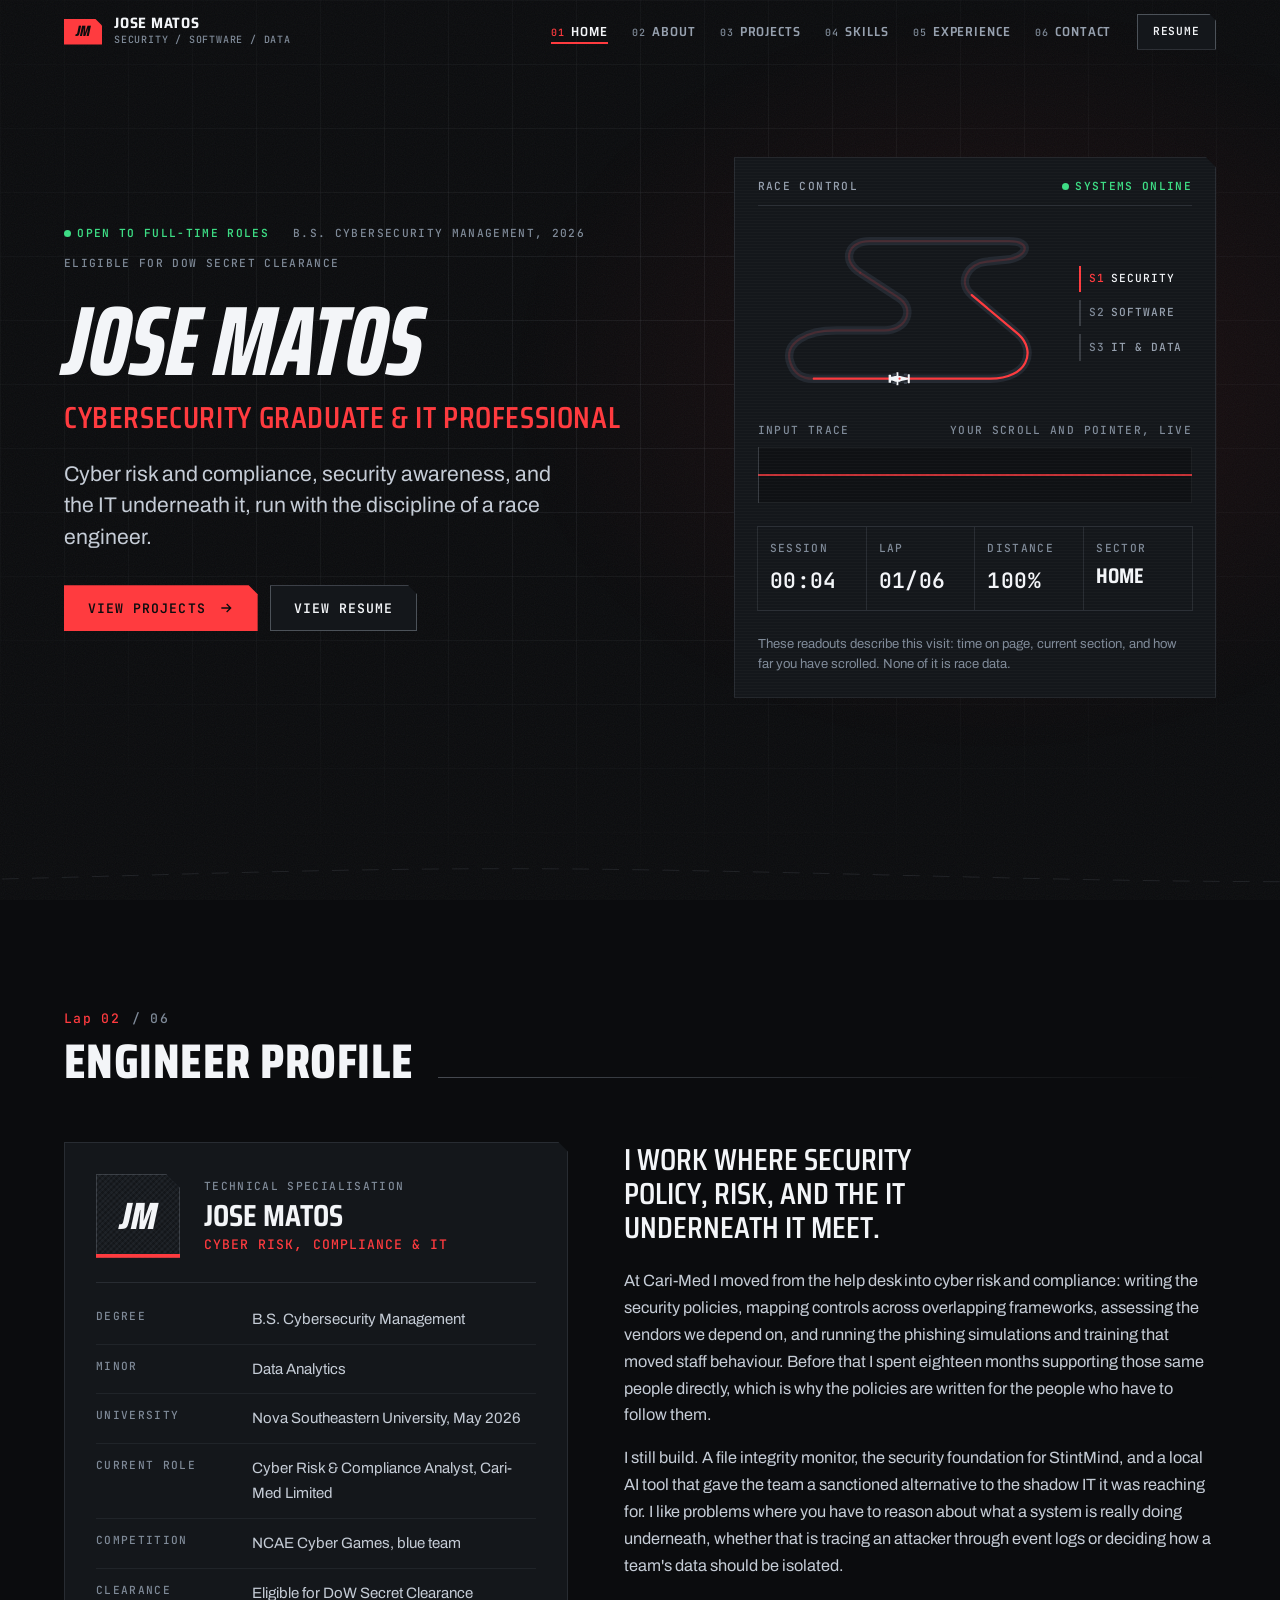
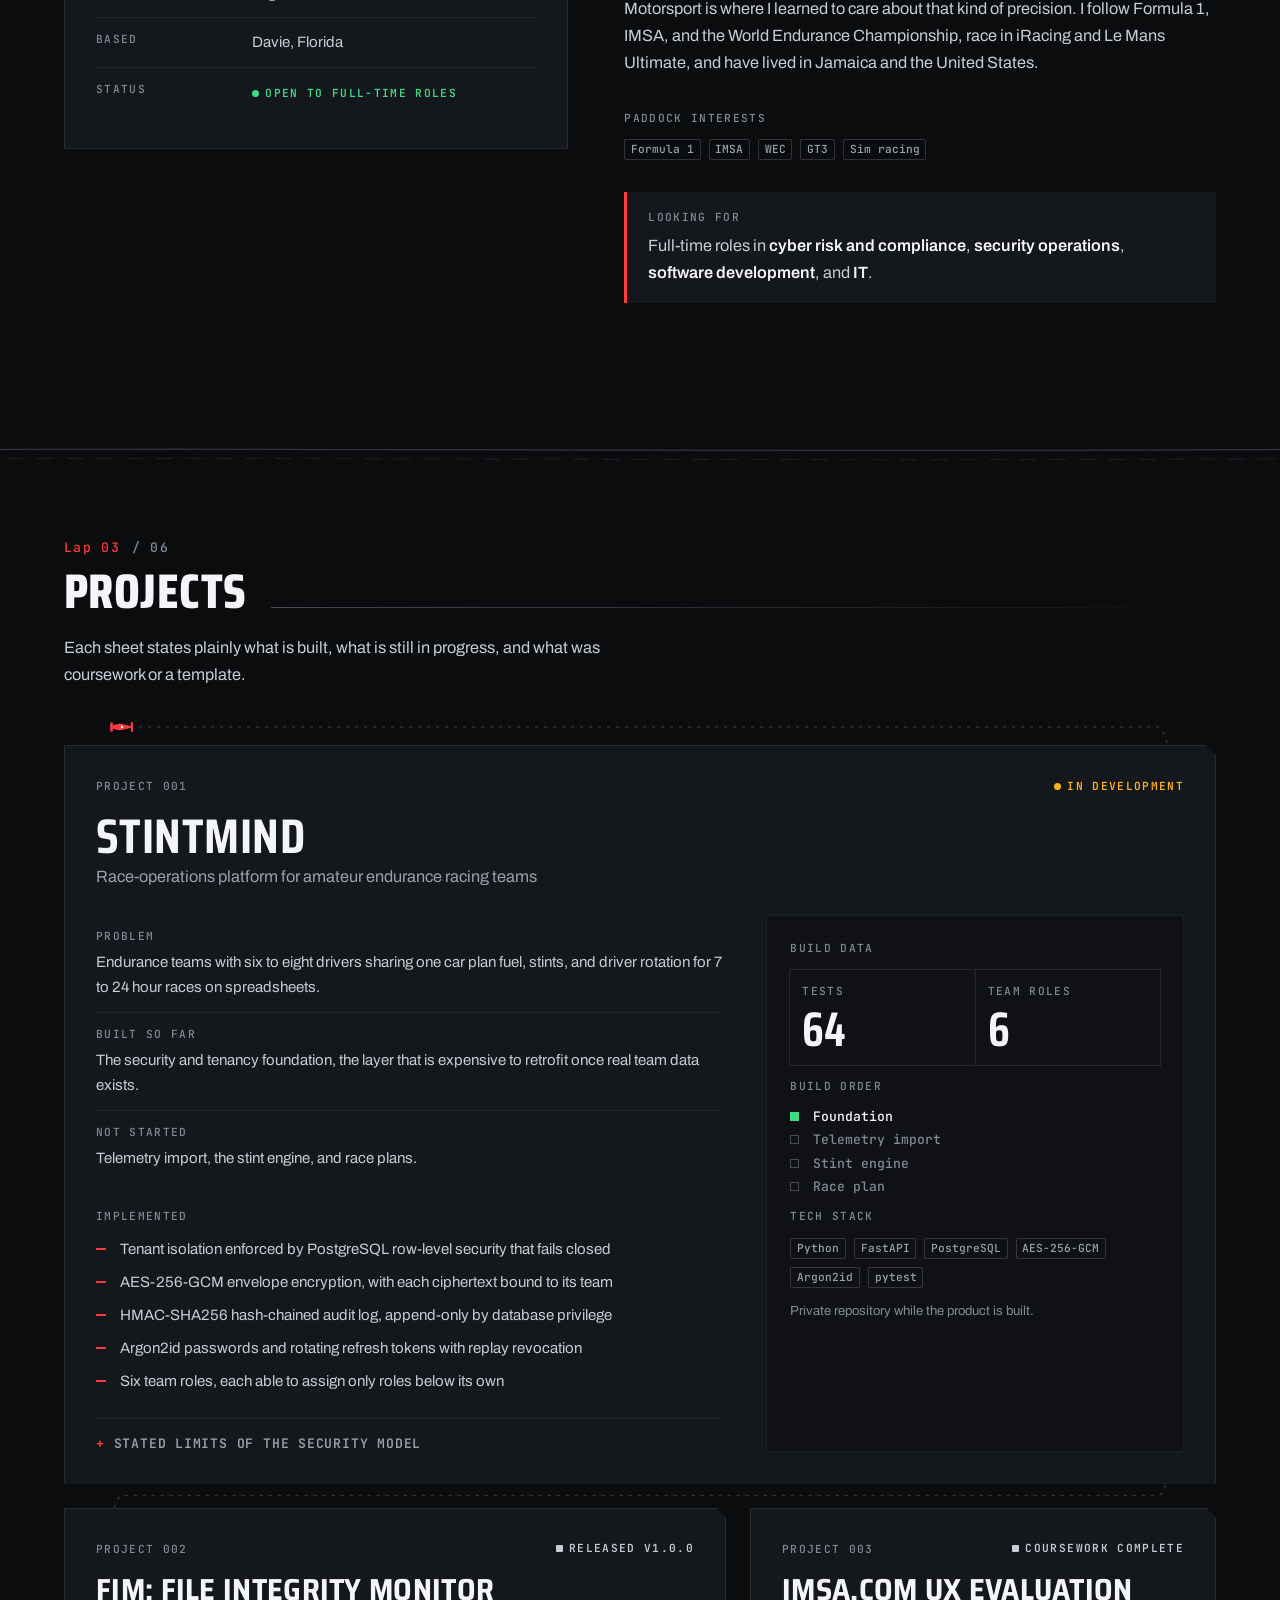
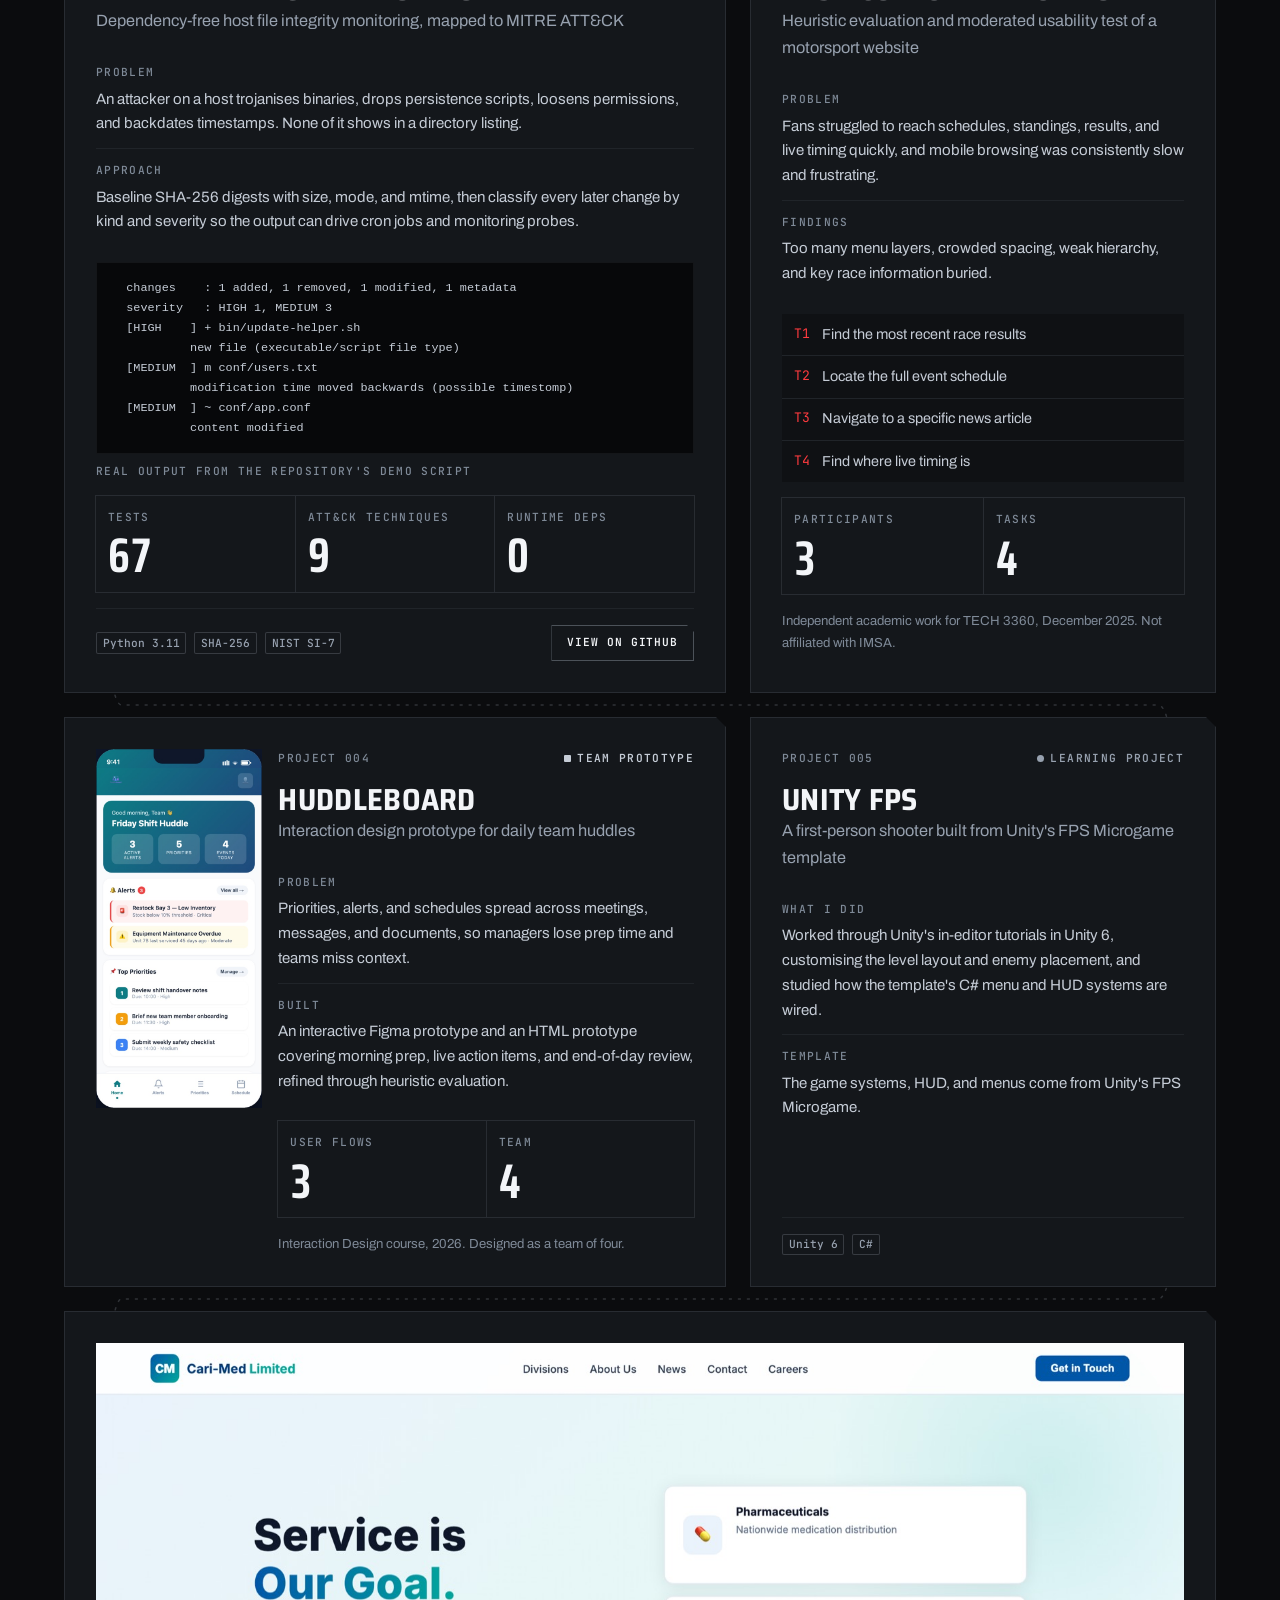
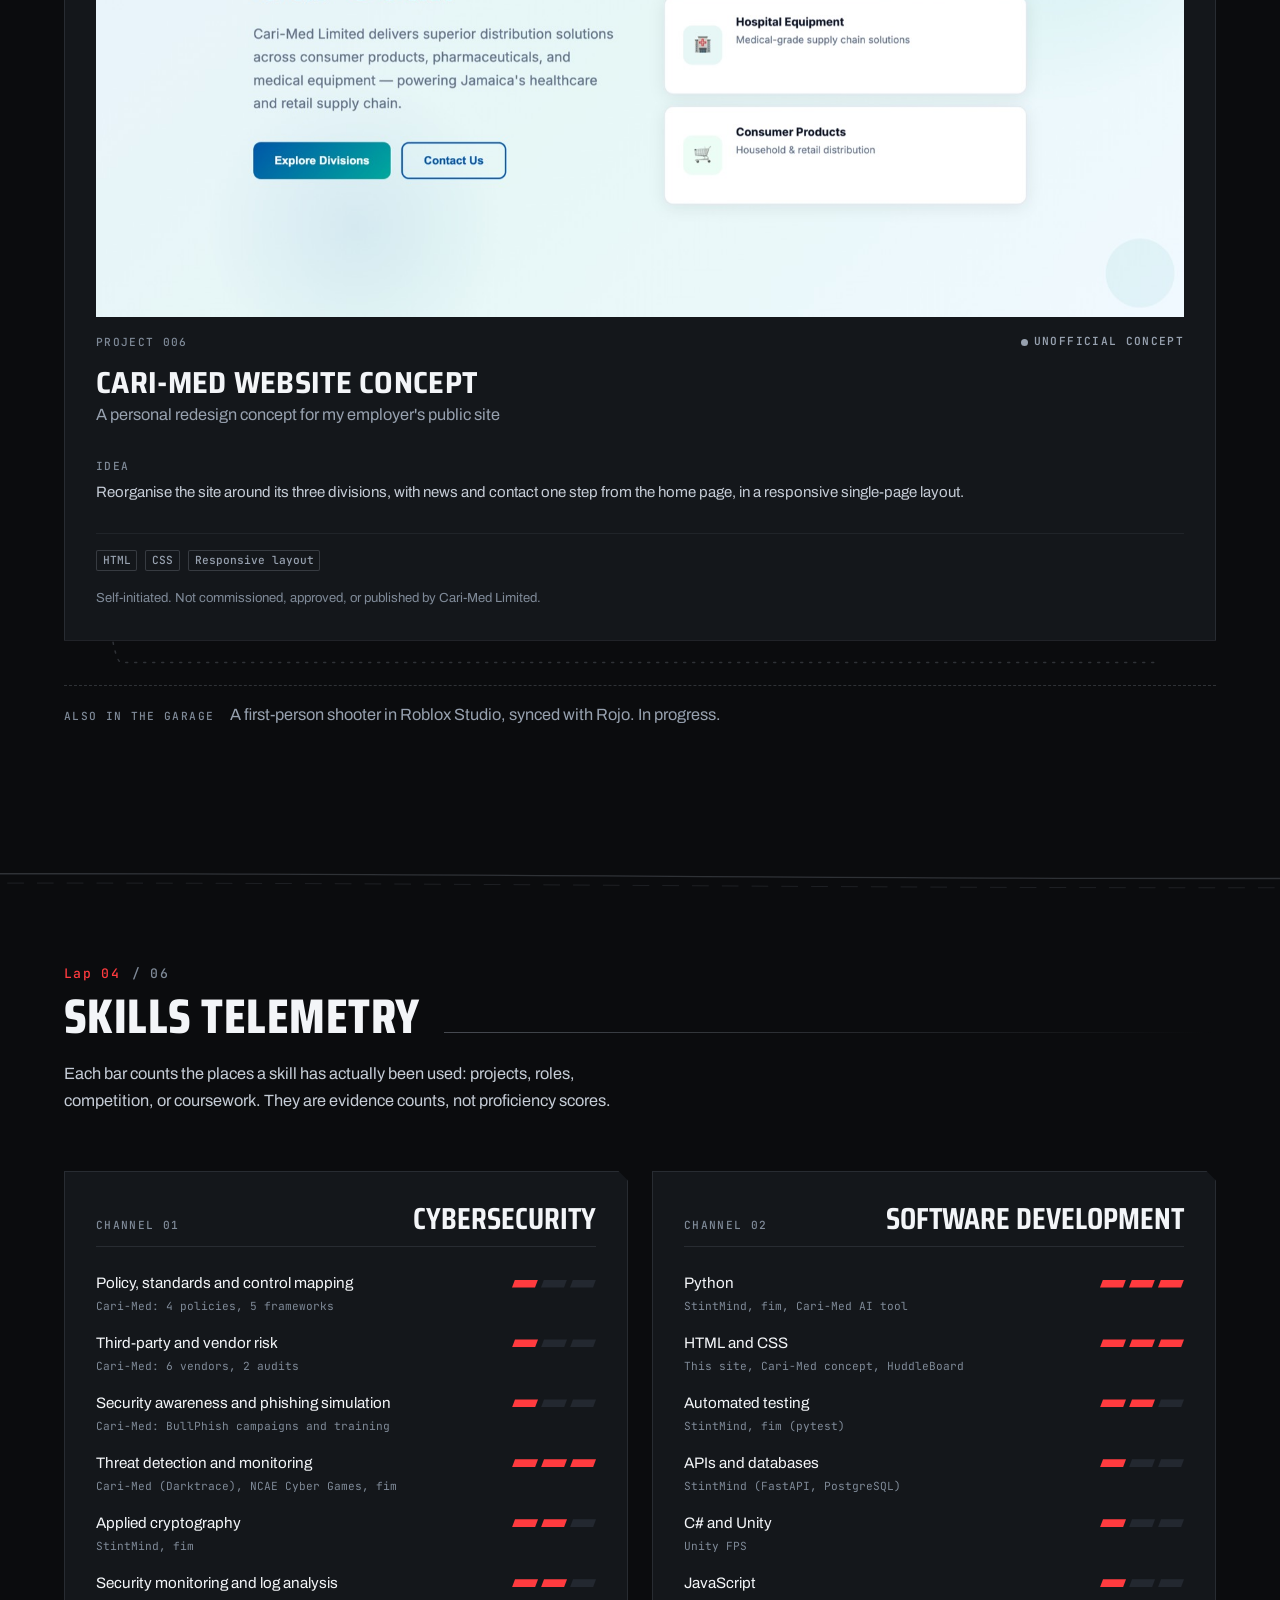
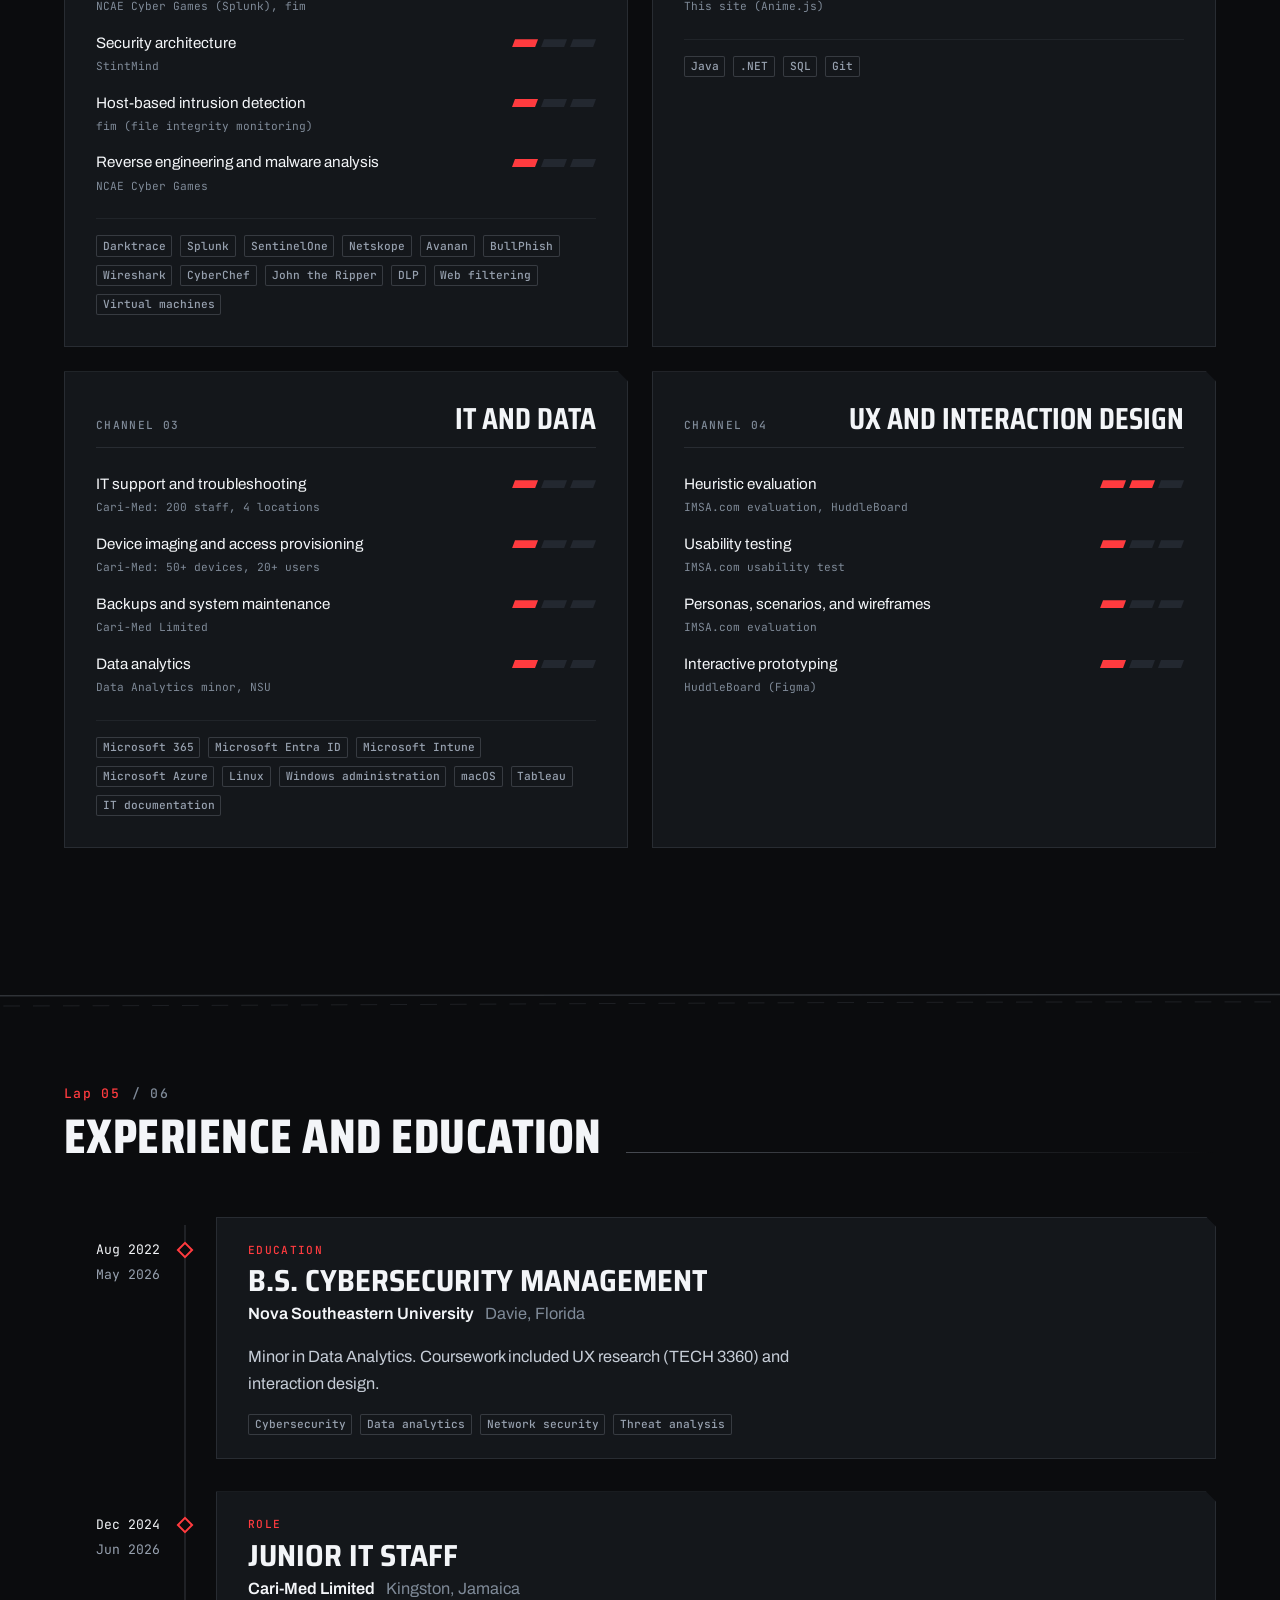
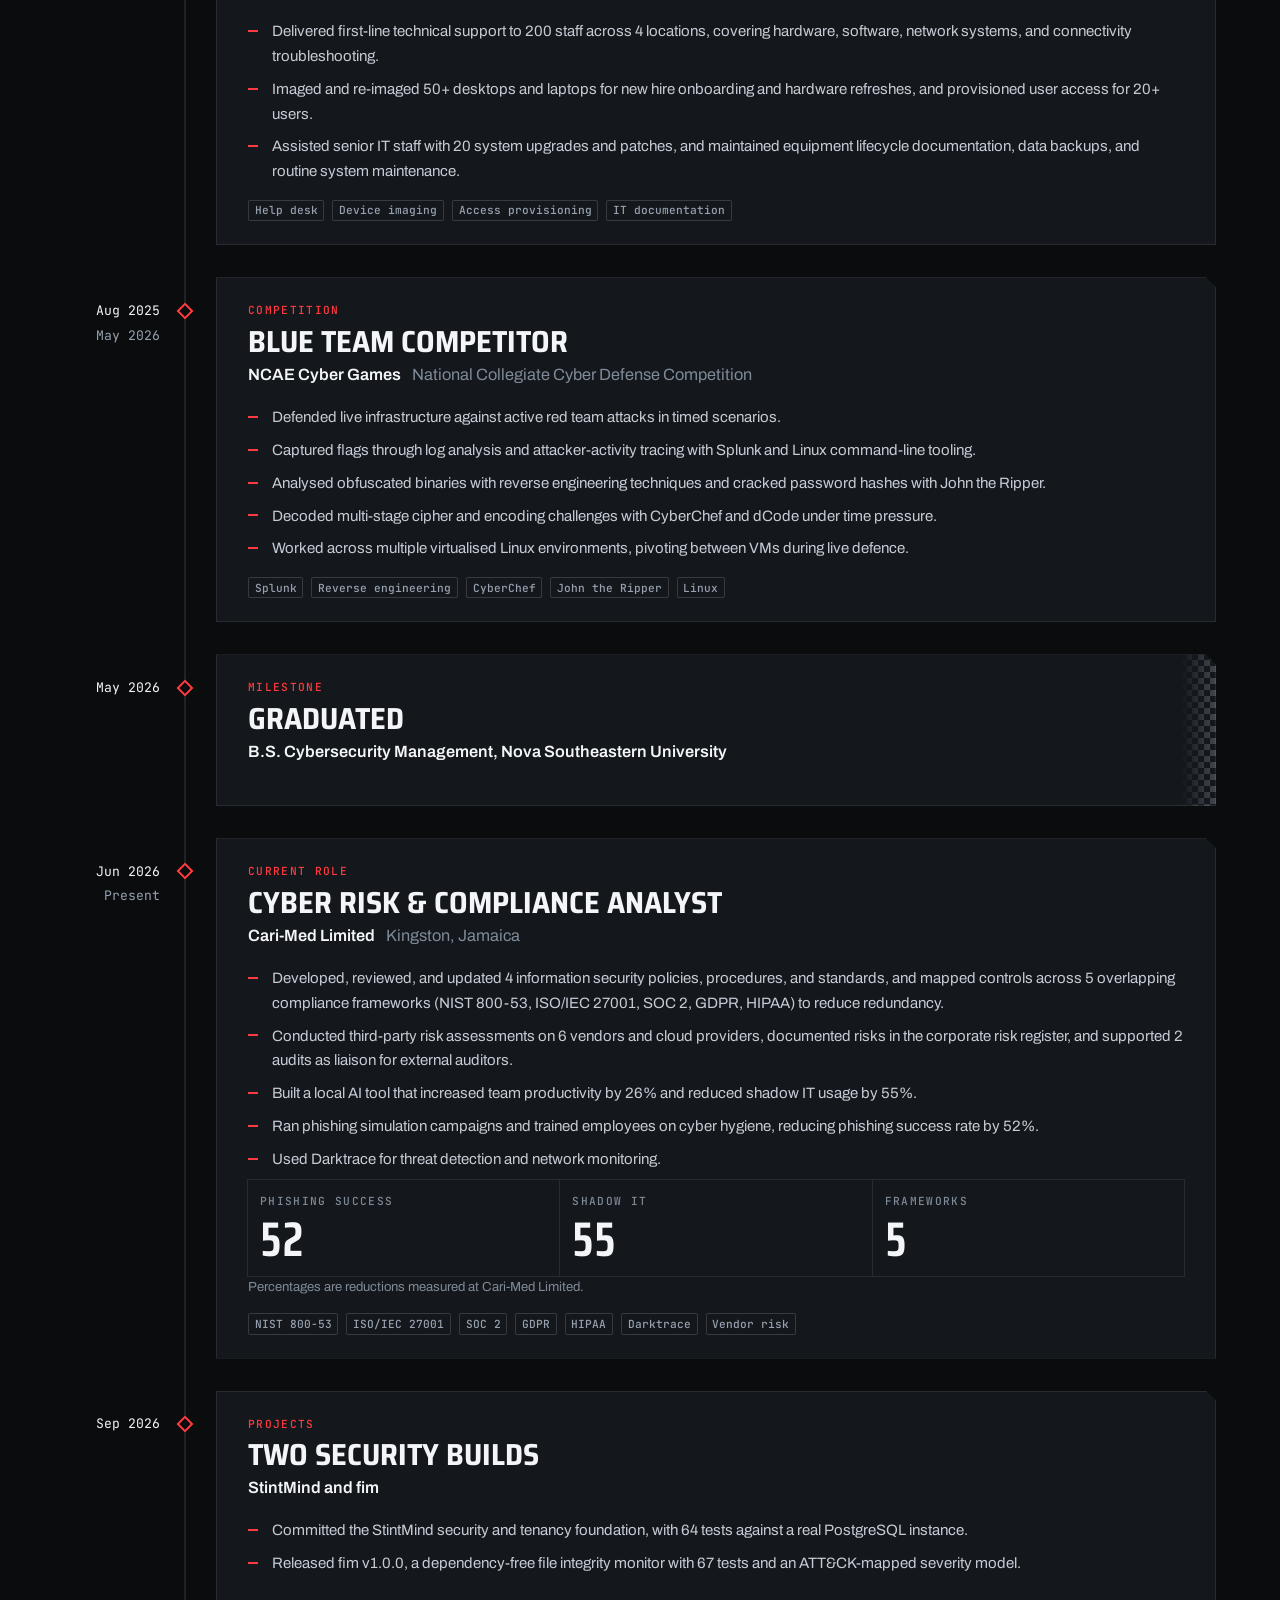
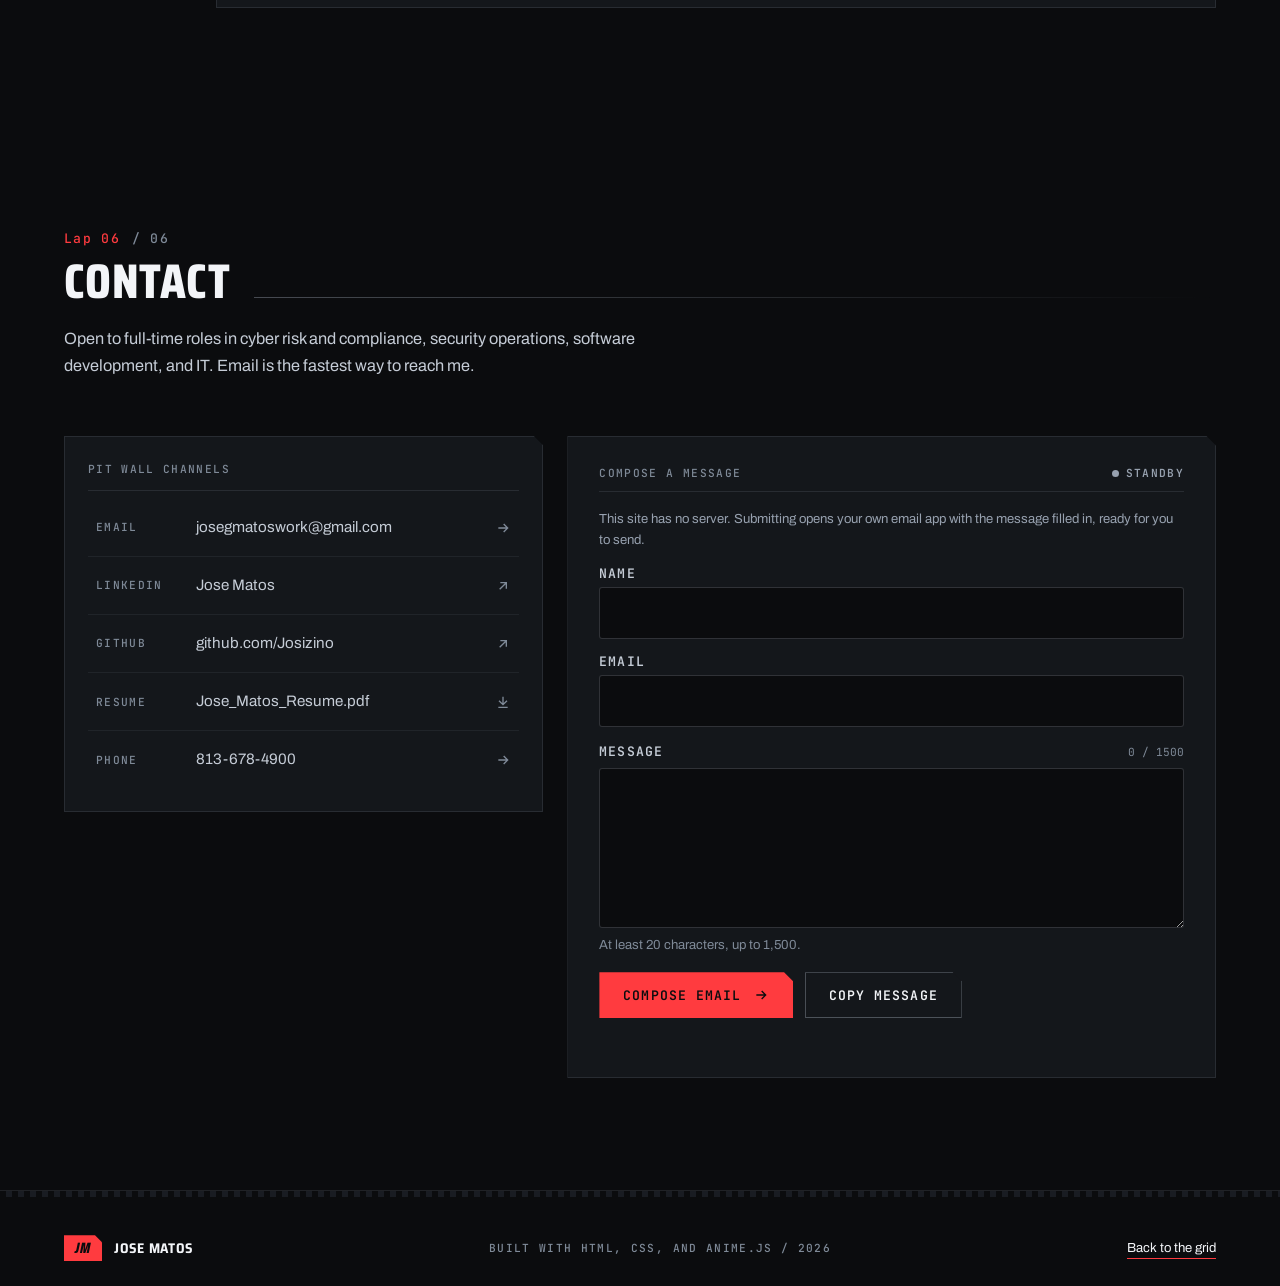
<file: index.html>
<!DOCTYPE html>
<html lang="en">
<head>
  <meta charset="UTF-8" />
  <meta name="viewport" content="width=device-width, initial-scale=1.0" />

  <title>Jose Matos | Cybersecurity Graduate &amp; IT Professional</title>
  <meta name="description" content="Jose Matos, Cybersecurity Management graduate from Nova Southeastern University. Cyber risk and compliance, security awareness, software, and IT." />

  <link rel="icon" type="image/svg+xml" href="favicon.svg" />
  <meta name="theme-color" content="#0B0C0E" />

  <meta property="og:type" content="website" />
  <meta property="og:title" content="Jose Matos | Cybersecurity Graduate &amp; IT Professional" />
  <meta property="og:description" content="Cyber risk and compliance, security awareness, software, and IT." />
  <meta property="og:url" content="https://josizino.github.io/" />
  <meta property="og:image" content="https://josizino.github.io/og-image.jpg" />
  <meta property="og:image:width" content="1200" />
  <meta property="og:image:height" content="630" />
  <meta name="twitter:card" content="summary_large_image" />
  <meta name="twitter:image" content="https://josizino.github.io/og-image.jpg" />

  <!-- Content stays visible unless the motion system is really running:
       `js` enables the pre-animation states, and the watchdog removes them
       if Anime.js has not taken over within 2.5s (slow network, blocked
       script, or a load failure). -->
  <script>
    (function (d) {
      d.classList.add('js');
      setTimeout(function () { if (!d.classList.contains('motion')) d.classList.add('no-motion'); }, 2500);
    })(document.documentElement);
  </script>

  <link rel="preconnect" href="https://fonts.googleapis.com" />
  <link rel="preconnect" href="https://fonts.gstatic.com" crossorigin />
  <link href="https://fonts.googleapis.com/css2?family=Saira:ital,wdth,wght@0,62.5..100,500..800;1,62.5..100,700..800&family=Archivo:wght@400..700&family=JetBrains+Mono:wght@400;500;600&display=swap" rel="stylesheet" />

  <link rel="stylesheet" href="css/tokens.css" />
  <link rel="stylesheet" href="css/base.css" />
  <link rel="stylesheet" href="css/sections.css" />
  <link rel="stylesheet" href="css/cars.css" />

  <link rel="modulepreload" href="js/app.js" />
  <link rel="modulepreload" href="js/vendor/anime.esm.min.js" />
</head>
<body>

<a class="skip-link" href="#main">Skip to content</a>

<!-- ══ SPRITE ═══════════════════════════════════════════════════
     Original silhouettes, proportioned from real class dimensions
     (1 unit = 1 cm). Every car faces right; direction is flipped in
     the scene, not in the drawing. Colours come from --car-* tokens. -->
<svg class="sprite" width="0" height="0" aria-hidden="true" focusable="false">
  <defs>
    <mask id="m-gt3" maskUnits="userSpaceOnUse" x="0" y="0" width="460" height="130">
      <rect width="460" height="130" fill="#fff" />
      <circle cx="108" cy="97" r="37" fill="#000" />
      <circle cx="366" cy="97" r="37" fill="#000" />
    </mask>
    <mask id="m-lmp" maskUnits="userSpaceOnUse" x="0" y="0" width="500" height="110">
      <rect width="500" height="110" fill="#fff" />
      <circle cx="112" cy="77" r="37" fill="#000" />
      <circle cx="412" cy="77" r="37" fill="#000" />
    </mask>
    <filter id="lamp" x="-200%" y="-200%" width="500%" height="500%">
      <feGaussianBlur stdDeviation="2.2" result="b" />
      <feMerge><feMergeNode in="b" /><feMergeNode in="SourceGraphic" /></feMerge>
    </filter>

    <!-- Single-seater: 5.6 m, 0.95 m tall, 3.6 m wheelbase -->
    <symbol id="car-f1" viewBox="0 0 560 100">
      <g style="fill:var(--car-body)">
        <path d="M4 8 L58 5 L60 36 C54 44 46 54 42 64 L28 64 L26 42 L4 36 Z" />
        <path d="M50 72 L60 58 C92 52 132 50 162 47 L232 20 C238 10 250 6 262 6 L277 6
                 C287 6 293 14 295 24 L301 34 C313 29 331 29 343 34 L357 44 L373 50
                 C421 55 471 65 521 77 L547 82 C557 84 557 91 547 91 L471 89 L401 87
                 L373 91 L128 93 L60 87 Z" />
        <path d="M462 90 L556 92 L556 98 L470 98 Z" />
        <path d="M547 79 L559 79 L559 98 L547 98 Z" />
      </g>
      <g style="fill:none;stroke:var(--car-line);stroke-width:1.4">
        <path d="M301 34 C313 29 331 29 343 34 L357 44" />
        <path d="M232 52 L300 50 L338 54" />
        <path d="M130 90 L372 88" />
      </g>
      <circle cx="322" cy="39" r="8.5" style="fill:var(--car-tyre)" />
      <g class="car-wheel" style="fill:var(--car-tyre)">
        <circle cx="86" cy="66" r="34" />
        <circle cx="446" cy="66" r="34" />
      </g>
      <g style="fill:none;stroke:var(--car-line);stroke-width:1.2">
        <circle cx="86" cy="66" r="19" />
        <circle cx="446" cy="66" r="19" />
      </g>
      <rect x="44" y="64" width="9" height="6" rx="1" style="fill:var(--car-rear)" filter="url(#lamp)" />
    </symbol>

    <!-- GT3: 4.6 m, 1.25 m tall, 2.6 m wheelbase -->
    <symbol id="car-gt3" viewBox="0 0 460 130">
      <g style="fill:var(--car-body)">
        <path mask="url(#m-gt3)" d="M14 116 L10 80 C10 70 16 64 30 62 L70 58 C110 46 150 34 186 28
                 C206 24 232 22 252 24 C276 28 300 44 324 62 L332 66 C370 70 410 74 440 82
                 C452 86 458 94 456 104 L458 114 L440 119 L150 119 L60 117 L30 116 Z" />
        <path d="M8 33 L92 29 L94 40 L10 44 Z" />
        <path d="M5 27 L16 27 L16 49 L5 49 Z" />
        <path d="M42 40 C47 46 49 53 51 60 L57 60 C55 52 52 45 48 38 Z" />
        <path d="M70 38 C75 44 77 51 79 58 L85 58 C83 50 80 43 76 36 Z" />
        <path d="M310 58 L326 53 L331 60 L315 63 Z" />
      </g>
      <path d="M196 34 C222 28 252 29 272 36 L306 58 L200 60 Z" style="fill:none;stroke:var(--car-line);stroke-width:1.4" />
      <g style="fill:var(--car-tyre)">
        <circle cx="108" cy="97" r="33" />
        <circle cx="366" cy="97" r="33" />
      </g>
      <g style="fill:none;stroke:var(--car-line);stroke-width:1.2">
        <circle cx="108" cy="97" r="20" />
        <circle cx="366" cy="97" r="20" />
      </g>
      <path d="M429 80 L451 87 L449 91 L427 86 Z" style="fill:var(--car-head)" filter="url(#lamp)" />
      <path d="M11 68 L26 66 L26 72 L11 74 Z" style="fill:var(--car-rear)" filter="url(#lamp)" />
    </symbol>

    <!-- Endurance prototype: 5.0 m, 1.05 m tall, 3.0 m wheelbase -->
    <symbol id="car-lmp" viewBox="0 0 500 110">
      <g style="fill:var(--car-body)">
        <path mask="url(#m-lmp)" d="M6 96 L4 62 C20 56 50 52 80 48 C100 40 124 38 150 44 L214 52
                 C236 40 256 18 290 12 C316 8 340 12 356 26 L372 44 C392 34 420 34 446 44
                 C470 54 490 66 498 80 L496 92 L470 99 L90 99 L30 97 Z" />
        <path d="M290 11 L58 46 L72 52 L282 24 Z" />
        <path d="M0 39 L54 37 L56 46 L2 48 Z" />
        <path d="M0 34 L10 34 L10 64 L0 64 Z" />
      </g>
      <g style="fill:none;stroke:var(--car-line);stroke-width:1.4">
        <path d="M262 24 C286 14 330 14 352 30 L366 44 L272 44 Z" />
        <path d="M150 86 L380 86" />
      </g>
      <g style="fill:var(--car-tyre)">
        <circle cx="112" cy="77" r="33" />
        <circle cx="412" cy="77" r="33" />
      </g>
      <g style="fill:none;stroke:var(--car-line);stroke-width:1.2">
        <circle cx="112" cy="77" r="20" />
        <circle cx="412" cy="77" r="20" />
      </g>
      <path d="M458 55 L488 67 L486 72 L456 61 Z" style="fill:var(--car-head)" filter="url(#lamp)" />
      <path d="M3 58 L22 56 L22 61 L3 63 Z" style="fill:var(--car-rear)" filter="url(#lamp)" />
    </symbol>

    <!-- Top-down single-seater for track maps: 24 x 12, nose +x -->
    <symbol id="car-top" viewBox="0 0 24 12">
      <g transform="translate(12 6)">
        <g style="fill:var(--car-tyre)">
          <rect x="5" y="-5.6" width="3.6" height="2.2" rx="0.6" />
          <rect x="5" y="3.4" width="3.6" height="2.2" rx="0.6" />
          <rect x="-7.2" y="-5.8" width="4" height="2.4" rx="0.6" />
          <rect x="-7.2" y="3.4" width="4" height="2.4" rx="0.6" />
        </g>
        <g style="fill:var(--car-body)">
          <rect x="9.2" y="-4.8" width="2.2" height="9.6" rx="0.4" />
          <rect x="-11.4" y="-4.4" width="2.6" height="8.8" rx="0.4" />
          <path d="M-9 -2 L1 -2.8 L9.6 -0.8 L9.6 0.8 L1 2.8 L-9 2 Z" />
          <ellipse cx="-2" cy="0" rx="5.2" ry="3.3" />
        </g>
        <circle cx="0.4" cy="0" r="1.2" style="fill:var(--car-rear)" />
      </g>
    </symbol>
  </defs>
</svg>

<!-- Fixed workshop layer: grid, grain, and the occasional distant pack. -->
<div class="backdrop" aria-hidden="true">
  <svg class="distant" id="distantCars" viewBox="0 0 1600 900" preserveAspectRatio="xMidYMid slice"></svg>
</div>

<!-- ══ NAV ══════════════════════════════════════════════════════ -->
<header class="nav" id="nav">
  <nav class="nav__inner shell" aria-label="Primary">
    <a class="nav__brand" href="#home">
      <span class="nav__plate" aria-hidden="true">JM</span>
      <span class="nav__brand-text">Jose Matos<small>Security / Software / Data</small></span>
    </a>

    <button class="nav__toggle" id="navToggle" type="button" aria-expanded="false" aria-controls="navList">
      <span class="nav__toggle-bars" aria-hidden="true"></span>
      <span class="nav__toggle-text">Menu</span>
    </button>

    <ul class="nav__list" id="navList">
      <li><a class="nav__link" href="#home"><span class="nav__idx" aria-hidden="true">01</span>Home</a></li>
      <li><a class="nav__link" href="#about"><span class="nav__idx" aria-hidden="true">02</span>About</a></li>
      <li><a class="nav__link" href="#projects"><span class="nav__idx" aria-hidden="true">03</span>Projects</a></li>
      <li><a class="nav__link" href="#skills"><span class="nav__idx" aria-hidden="true">04</span>Skills</a></li>
      <li><a class="nav__link" href="#experience"><span class="nav__idx" aria-hidden="true">05</span>Experience</a></li>
      <li><a class="nav__link" href="#contact"><span class="nav__idx" aria-hidden="true">06</span>Contact</a></li>
      <li class="nav__resume"><a class="btn btn--ghost btn--sm" href="Jose_Matos_Resume.pdf" target="_blank" rel="noopener">Resume <span class="vh">(PDF, opens in a new tab)</span></a></li>
    </ul>
  </nav>
</header>

<div id="top" aria-hidden="true"></div>

<main id="main">

  <!-- ══ HOME: RACE CONTROL ════════════════════════════════════ -->
  <section class="hero" id="home" aria-labelledby="hero-title">
    <div class="shell hero__grid">

      <div class="hero__copy">
        <p class="hero__status" data-intro>
          <span class="status status--go">Open to full-time roles</span>
          <span class="label">B.S. Cybersecurity Management, 2026</span>
          <span class="label">Eligible for DoW Secret Clearance</span>
        </p>

        <h1 class="hero__title" id="hero-title">
          <span class="hero__name" data-intro>Jose Matos</span>
          <span class="hero__role" data-intro>Cybersecurity Graduate &amp; IT Professional</span>
        </h1>

        <p class="hero__lede" data-intro>
          Cyber risk and compliance, security awareness, and the IT underneath it, run with
          the discipline of a race engineer.
        </p>

        <div class="hero__actions" data-intro>
          <a class="btn btn--primary" href="#projects">
            View projects
            <svg class="btn__icon" width="16" height="16" viewBox="0 0 24 24" fill="none" stroke="currentColor" stroke-width="2" aria-hidden="true"><path d="M5 12h14M13 6l6 6-6 6" /></svg>
          </a>
          <a class="btn btn--ghost" href="Jose_Matos_Resume.pdf" target="_blank" rel="noopener">
            View resume <span class="vh">(PDF, opens in a new tab)</span>
          </a>
        </div>
      </div>

      <aside class="console panel" aria-labelledby="console-title" data-intro>
        <header class="console__head">
          <h2 class="label" id="console-title">Race control</h2>
          <span class="status status--go" id="sysStatus">Systems online</span>
        </header>

        <div class="console__map">
          <svg class="track" viewBox="0 0 320 180" role="img" aria-label="Stylised circuit map. A car marker laps it; each sector lights as it passes.">
            <path class="track__edge" d="M60 160 L250 160 C290 160 300 130 280 112 L230 70 C214 56 226 36 246 34 L266 32 C290 30 296 12 270 12 L120 12 C96 12 90 34 110 46 L150 72 C170 84 160 108 136 108 L84 108 C50 108 30 122 34 140 C38 156 48 160 60 160 Z" />
            <path class="track__line" id="trackPath" d="M60 160 L250 160 C290 160 300 130 280 112 L230 70 C214 56 226 36 246 34 L266 32 C290 30 296 12 270 12 L120 12 C96 12 90 34 110 46 L150 72 C170 84 160 108 136 108 L84 108 C50 108 30 122 34 140 C38 156 48 160 60 160 Z" />
            <path class="track__sector" data-sector="0" d="M60 160 L250 160 C290 160 300 130 280 112 L230 70" />
            <path class="track__sector" data-sector="1" d="M230 70 C214 56 226 36 246 34 L266 32 C290 30 296 12 270 12 L120 12 C96 12 90 34 110 46" />
            <path class="track__sector" data-sector="2" d="M110 46 L150 72 C170 84 160 108 136 108 L84 108 C50 108 30 122 34 140 C38 156 48 160 60 160" />
            <line class="track__start" x1="150" y1="153" x2="150" y2="167" />
            <g class="track__car" id="trackCar"><use href="#car-top" x="-12" y="-6" width="24" height="12" /></g>
          </svg>
          <ol class="console__sectors">
            <li data-sector="0"><span class="num">S1</span> Security</li>
            <li data-sector="1"><span class="num">S2</span> Software</li>
            <li data-sector="2"><span class="num">S3</span> IT &amp; Data</li>
          </ol>
        </div>

        <div class="console__trace">
          <div class="console__row">
            <span class="label">Input trace</span>
            <span class="label">Your scroll and pointer, live</span>
          </div>
          <svg class="trace" viewBox="0 0 300 56" preserveAspectRatio="none" aria-hidden="true">
            <line class="trace__mid" x1="0" y1="28" x2="300" y2="28" />
            <polyline class="trace__line" id="traceLine" points="0,28 300,28" />
            <line class="trace__cursor" id="traceCursor" x1="0" y1="0" x2="0" y2="56" />
          </svg>
        </div>

        <dl class="console__readouts">
          <div><dt class="label">Session</dt><dd class="num" id="roSession">00:00</dd></div>
          <div><dt class="label">Lap</dt><dd class="num" id="roLap">01/06</dd></div>
          <div><dt class="label">Distance</dt><dd class="num" id="roDistance">000%</dd></div>
          <div><dt class="label">Sector</dt><dd id="roSector">Home</dd></div>
        </dl>

        <p class="console__note">
          These readouts describe this visit: time on page, current section, and how far
          you have scrolled. None of it is race data.
        </p>
      </aside>
    </div>

    <!-- Racing line under the introduction. The F1 car drives it. -->
    <div class="lane lane--hero" aria-hidden="true">
      <svg class="lane__svg" viewBox="0 0 1600 150" preserveAspectRatio="xMidYMax slice">
        <path class="lane__kerb" d="M-200 132 C 200 132, 420 112, 800 118 S 1400 138, 1800 126" />
        <path class="lane__line" id="heroLine" d="M-200 120 C 200 120, 420 100, 800 106 S 1400 126, 1800 114" />
        <g class="lane__car" id="heroCar">
          <g class="lane__flip">
            <rect class="lane__streak" x="-330" y="-10" width="190" height="2" />
            <use href="#car-f1" x="-130" y="-46" width="260" height="46" />
          </g>
        </g>
      </svg>
    </div>
  </section>
  <!-- ══ ABOUT: ENGINEER PROFILE ═══════════════════════════════ -->
  <section class="section about" id="about" aria-labelledby="about-title">
    <div class="shell">
      <header class="sec-head" data-reveal>
        <p class="sec-head__lap">Lap 02 <span>/ 06</span></p>
        <h2 class="sec-head__title" id="about-title">Engineer profile</h2>
        <span class="sec-head__rule" aria-hidden="true"></span>
      </header>

      <div class="about__grid">
        <article class="profile panel" aria-labelledby="profile-name" data-reveal>
          <div class="profile__top">
            <span class="profile__plate" aria-hidden="true">JM</span>
            <div>
              <p class="label">Technical specialisation</p>
              <h3 class="profile__name" id="profile-name">Jose Matos</h3>
              <p class="profile__role">Cyber risk, compliance &amp; IT</p>
            </div>
          </div>
          <dl class="spec">
            <div><dt class="label">Degree</dt><dd>B.S. Cybersecurity Management</dd></div>
            <div><dt class="label">Minor</dt><dd>Data Analytics</dd></div>
            <div><dt class="label">University</dt><dd>Nova Southeastern University, May 2026</dd></div>
            <div><dt class="label">Current role</dt><dd>Cyber Risk &amp; Compliance Analyst, Cari-Med Limited</dd></div>
            <div><dt class="label">Competition</dt><dd>NCAE Cyber Games, blue team</dd></div>
            <div><dt class="label">Clearance</dt><dd>Eligible for DoW Secret Clearance</dd></div>
            <div><dt class="label">Based</dt><dd>Davie, Florida</dd></div>
            <div><dt class="label">Status</dt><dd><span class="status status--go">Open to full-time roles</span></dd></div>
          </dl>
        </article>

        <div class="about__copy" data-reveal>
          <p class="about__lede">I work where security policy, risk, and the IT underneath it meet.</p>
          <p class="prose">
            At Cari-Med I moved from the help desk into cyber risk and compliance: writing the
            security policies, mapping controls across overlapping frameworks, assessing the
            vendors we depend on, and running the phishing simulations and training that moved
            staff behaviour. Before that I spent eighteen months supporting those same people
            directly, which is why the policies are written for the people who have to follow them.
          </p>
          <p class="prose">
            I still build. A file integrity monitor, the security foundation for StintMind, and
            a local AI tool that gave the team a sanctioned alternative to the shadow IT it was
            reaching for. I like problems where you have to reason about what a system is really
            doing underneath, whether that is tracing an attacker through event logs or deciding
            how a team's data should be isolated.
          </p>
          <p class="prose">
            Motorsport is where I learned to care about that kind of precision. I follow
            Formula 1, IMSA, and the World Endurance Championship, race in iRacing and Le Mans
            Ultimate, and have lived in Jamaica and the United States.
          </p>

          <div class="about__garage">
            <p class="label">Paddock interests</p>
            <ul class="tags">
              <li class="tag">Formula 1</li>
              <li class="tag">IMSA</li>
              <li class="tag">WEC</li>
              <li class="tag">GT3</li>
              <li class="tag">Sim racing</li>
            </ul>
          </div>

          <div class="about__seeking">
            <p class="label">Looking for</p>
            <p>Full-time roles in <strong>cyber risk and compliance</strong>, <strong>security operations</strong>, <strong>software development</strong>, and <strong>IT</strong>.</p>
          </div>
        </div>
      </div>
    </div>
  </section>

  <!-- Track band: a GT3 car passes once as this band enters view. -->
  <div class="lane lane--band" aria-hidden="true" data-pass="gt3">
    <svg class="lane__svg" viewBox="0 0 1600 110" preserveAspectRatio="xMidYMid slice">
      <path class="lane__kerb" d="M-200 96 C 400 90, 1000 100, 1800 92" />
      <path class="lane__line" id="bandLineA" d="M-200 86 C 400 80, 1000 90, 1800 82" />
      <g class="lane__car"><g class="lane__flip"><use href="#car-gt3" x="-105" y="-60" width="210" height="60" /></g></g>
    </svg>
  </div>

  <!-- ══ PROJECTS ═════════════════════════════════════════════ -->
  <section class="section projects" id="projects" aria-labelledby="projects-title">
    <div class="shell">
      <header class="sec-head" data-reveal>
        <p class="sec-head__lap">Lap 03 <span>/ 06</span></p>
        <h2 class="sec-head__title" id="projects-title">Projects</h2>
        <span class="sec-head__rule" aria-hidden="true"></span>
        <p class="sec-head__sub prose">
          Each sheet states plainly what is built, what is still in progress, and what was
          coursework or a template.
        </p>
      </header>

      <div class="projects__track" id="projectTrack">
        <svg class="projects__line" id="projectLine" aria-hidden="true">
          <path class="projects__path" id="projectPath" d="" />
          <g class="projects__car" id="projectCar"><use href="#car-top" x="-12" y="-6" width="24" height="12" /></g>
        </svg>

        <div class="projects__grid">

          <!-- 001 StintMind -->
          <article class="spec-card spec-card--lead panel" aria-labelledby="p1" data-reveal data-card>
            <span class="spec-card__sweep" aria-hidden="true"></span>
            <header class="spec-card__head">
              <p class="label">Project 001</p>
              <span class="status status--caution">In development</span>
            </header>
            <h3 class="spec-card__title" id="p1">StintMind</h3>
            <p class="spec-card__kicker">Race-operations platform for amateur endurance racing teams</p>

            <div class="spec-card__body">
              <div class="spec-card__main">
                <dl class="spec spec--stack">
                  <div><dt class="label">Problem</dt><dd>Endurance teams with six to eight drivers sharing one car plan fuel, stints, and driver rotation for 7 to 24 hour races on spreadsheets.</dd></div>
                  <div><dt class="label">Built so far</dt><dd>The security and tenancy foundation, the layer that is expensive to retrofit once real team data exists.</dd></div>
                  <div><dt class="label">Not started</dt><dd>Telemetry import, the stint engine, and race plans.</dd></div>
                </dl>
                <p class="label spec-card__list-label">Implemented</p>
                <ul class="spec-list">
                  <li>Tenant isolation enforced by PostgreSQL row-level security that fails closed</li>
                  <li>AES-256-GCM envelope encryption, with each ciphertext bound to its team</li>
                  <li>HMAC-SHA256 hash-chained audit log, append-only by database privilege</li>
                  <li>Argon2id passwords and rotating refresh tokens with replay revocation</li>
                  <li>Six team roles, each able to assign only roles below its own</li>
                </ul>
                <details class="spec-card__notes">
                  <summary>Stated limits of the security model</summary>
                  <ul class="spec-list">
                    <li>The audit chain detects edits but not truncation of its newest entries.</li>
                    <li>Login rate limiting is per process, not shared across instances.</li>
                    <li>Two pre-authentication tables are not covered by row-level security.</li>
                  </ul>
                </details>
              </div>

              <aside class="spec-data" aria-label="StintMind build data">
                <p class="label">Build data</p>
                <dl class="spec-data__grid">
                  <div><dt class="label">Tests</dt><dd class="num" data-count="64">64</dd></div>
                  <div><dt class="label">Team roles</dt><dd class="num" data-count="6">6</dd></div>
                </dl>
                <p class="label">Build order</p>
                <ol class="stages">
                  <li class="is-done">Foundation</li>
                  <li>Telemetry import</li>
                  <li>Stint engine</li>
                  <li>Race plan</li>
                </ol>
                <p class="label">Tech stack</p>
                <ul class="tags">
                  <li class="tag">Python</li><li class="tag">FastAPI</li><li class="tag">PostgreSQL</li>
                  <li class="tag">AES-256-GCM</li><li class="tag">Argon2id</li><li class="tag">pytest</li>
                </ul>
                <p class="spec-card__private">Private repository while the product is built.</p>
              </aside>
            </div>
          </article>

          <!-- 002 fim -->
          <article class="spec-card panel" aria-labelledby="p2" data-reveal data-card>
            <span class="spec-card__sweep" aria-hidden="true"></span>
            <header class="spec-card__head">
              <p class="label">Project 002</p>
              <span class="status status--done">Released v1.0.0</span>
            </header>
            <h3 class="spec-card__title" id="p2">fim: File Integrity Monitor</h3>
            <p class="spec-card__kicker">Dependency-free host file integrity monitoring, mapped to MITRE ATT&amp;CK</p>

            <dl class="spec spec--stack">
              <div><dt class="label">Problem</dt><dd>An attacker on a host trojanises binaries, drops persistence scripts, loosens permissions, and backdates timestamps. None of it shows in a directory listing.</dd></div>
              <div><dt class="label">Approach</dt><dd>Baseline SHA-256 digests with size, mode, and mtime, then classify every later change by kind and severity so the output can drive cron jobs and monitoring probes.</dd></div>
            </dl>

            <figure class="spec-card__output">
              <pre><code>  changes    : 1 added, 1 removed, 1 modified, 1 metadata
  severity   : HIGH 1, MEDIUM 3
  [HIGH    ] + bin/update-helper.sh
           new file (executable/script file type)
  [MEDIUM  ] m conf/users.txt
           modification time moved backwards (possible timestomp)
  [MEDIUM  ] ~ conf/app.conf
           content modified</code></pre>
              <figcaption class="label">Real output from the repository's demo script</figcaption>
            </figure>

            <dl class="spec-data__grid spec-data__grid--row">
              <div><dt class="label">Tests</dt><dd class="num" data-count="67">67</dd></div>
              <div><dt class="label">ATT&amp;CK techniques</dt><dd class="num" data-count="9">9</dd></div>
              <div><dt class="label">Runtime deps</dt><dd class="num" data-count="0">0</dd></div>
            </dl>

            <footer class="spec-card__foot">
              <ul class="tags"><li class="tag">Python 3.11</li><li class="tag">SHA-256</li><li class="tag">NIST SI-7</li></ul>
              <a class="btn btn--ghost btn--sm" href="https://github.com/Josizino/fim-integrity-monitor" target="_blank" rel="noopener noreferrer">
                View on GitHub <span class="vh">: fim-integrity-monitor, opens in a new tab</span>
              </a>
            </footer>
          </article>

          <!-- 003 IMSA UX -->
          <article class="spec-card panel" aria-labelledby="p4" data-reveal data-card>
            <span class="spec-card__sweep" aria-hidden="true"></span>
            <header class="spec-card__head">
              <p class="label">Project 003</p>
              <span class="status status--done">Coursework complete</span>
            </header>
            <h3 class="spec-card__title" id="p4">IMSA.com UX evaluation</h3>
            <p class="spec-card__kicker">Heuristic evaluation and moderated usability test of a motorsport website</p>
            <dl class="spec spec--stack">
              <div><dt class="label">Problem</dt><dd>Fans struggled to reach schedules, standings, results, and live timing quickly, and mobile browsing was consistently slow and frustrating.</dd></div>
              <div><dt class="label">Findings</dt><dd>Too many menu layers, crowded spacing, weak hierarchy, and key race information buried.</dd></div>
            </dl>
            <ol class="task-board" aria-label="Usability test tasks">
              <li><span class="num">T1</span> Find the most recent race results</li>
              <li><span class="num">T2</span> Locate the full event schedule</li>
              <li><span class="num">T3</span> Navigate to a specific news article</li>
              <li><span class="num">T4</span> Find where live timing is</li>
            </ol>
            <dl class="spec-data__grid spec-data__grid--row">
              <div><dt class="label">Participants</dt><dd class="num" data-count="3">3</dd></div>
              <div><dt class="label">Tasks</dt><dd class="num" data-count="4">4</dd></div>
            </dl>
            <p class="spec-card__private">Independent academic work for TECH 3360, December 2025. Not affiliated with IMSA.</p>
          </article>

          <!-- 004 HuddleBoard -->
          <article class="spec-card spec-card--media panel" aria-labelledby="p5" data-reveal data-card>
            <span class="spec-card__sweep" aria-hidden="true"></span>
            <div class="spec-card__shot spec-card__shot--phone">
              <img src="assets/projects/huddleboard.jpg" width="560" height="1207" loading="lazy" decoding="async"
                   alt="HuddleBoard prototype home screen showing the day's three active alerts, five priorities, and four events." />
            </div>
            <div>
              <header class="spec-card__head">
                <p class="label">Project 004</p>
                <span class="status status--done">Team prototype</span>
              </header>
              <h3 class="spec-card__title" id="p5">HuddleBoard</h3>
              <p class="spec-card__kicker">Interaction design prototype for daily team huddles</p>
              <dl class="spec spec--stack">
                <div><dt class="label">Problem</dt><dd>Priorities, alerts, and schedules spread across meetings, messages, and documents, so managers lose prep time and teams miss context.</dd></div>
                <div><dt class="label">Built</dt><dd>An interactive Figma prototype and an HTML prototype covering morning prep, live action items, and end-of-day review, refined through heuristic evaluation.</dd></div>
              </dl>
              <dl class="spec-data__grid spec-data__grid--row">
                <div><dt class="label">User flows</dt><dd class="num" data-count="3">3</dd></div>
                <div><dt class="label">Team</dt><dd class="num" data-count="4">4</dd></div>
              </dl>
              <p class="spec-card__private">Interaction Design course, 2026. Designed as a team of four.</p>
            </div>
          </article>

          <!-- 005 Unity FPS -->
          <article class="spec-card panel" aria-labelledby="p7" data-reveal data-card>
            <span class="spec-card__sweep" aria-hidden="true"></span>
            <header class="spec-card__head">
              <p class="label">Project 005</p>
              <span class="status">Learning project</span>
            </header>
            <h3 class="spec-card__title" id="p7">Unity FPS</h3>
            <p class="spec-card__kicker">A first-person shooter built from Unity's FPS Microgame template</p>
            <dl class="spec spec--stack">
              <div><dt class="label">What I did</dt><dd>Worked through Unity's in-editor tutorials in Unity 6, customising the level layout and enemy placement, and studied how the template's C# menu and HUD systems are wired.</dd></div>
              <div><dt class="label">Template</dt><dd>The game systems, HUD, and menus come from Unity's FPS Microgame.</dd></div>
            </dl>
            <footer class="spec-card__foot">
              <ul class="tags"><li class="tag">Unity 6</li><li class="tag">C#</li></ul>
            </footer>
          </article>

          <!-- 006 Cari-Med concept -->
          <article class="spec-card spec-card--media panel" aria-labelledby="p6" data-reveal data-card>
            <span class="spec-card__sweep" aria-hidden="true"></span>
            <div class="spec-card__shot">
              <img src="assets/projects/carimed-concept.jpg" width="1600" height="844" loading="lazy" decoding="async"
                   alt="Cari-Med redesign concept: the headline 'Service is Our Goal' beside cards for pharmaceuticals, hospital equipment, and consumer products." />
            </div>
            <div>
              <header class="spec-card__head">
                <p class="label">Project 006</p>
                <span class="status">Unofficial concept</span>
              </header>
              <h3 class="spec-card__title" id="p6">Cari-Med website concept</h3>
              <p class="spec-card__kicker">A personal redesign concept for my employer's public site</p>
              <dl class="spec spec--stack">
                <div><dt class="label">Idea</dt><dd>Reorganise the site around its three divisions, with news and contact one step from the home page, in a responsive single-page layout.</dd></div>
              </dl>
              <footer class="spec-card__foot">
                <ul class="tags"><li class="tag">HTML</li><li class="tag">CSS</li><li class="tag">Responsive layout</li></ul>
              </footer>
              <p class="spec-card__private">Self-initiated. Not commissioned, approved, or published by Cari-Med Limited.</p>
            </div>
          </article>

        </div>
      </div>

      <p class="projects__also" data-reveal>
        <span class="label">Also in the garage</span>
        A first-person shooter in Roblox Studio, synced with Rojo. In progress.
      </p>
    </div>
  </section>

  <!-- Track band: an endurance prototype passes right to left. -->
  <div class="lane lane--band" aria-hidden="true" data-pass="lmp" data-direction="rtl">
    <svg class="lane__svg" viewBox="0 0 1600 110" preserveAspectRatio="xMidYMid slice">
      <path class="lane__kerb" d="M-200 94 C 500 88, 1100 102, 1800 96" />
      <path class="lane__line" id="bandLineB" d="M-200 84 C 500 78, 1100 92, 1800 86" />
      <g class="lane__car"><g class="lane__flip"><use href="#car-lmp" x="-115" y="-50" width="230" height="50" /></g></g>
    </svg>
  </div>
  <!-- ══ SKILLS: TELEMETRY ═════════════════════════════════════ -->
  <section class="section skills" id="skills" aria-labelledby="skills-title">
    <div class="shell">
      <header class="sec-head" data-reveal>
        <p class="sec-head__lap">Lap 04 <span>/ 06</span></p>
        <h2 class="sec-head__title" id="skills-title">Skills telemetry</h2>
        <span class="sec-head__rule" aria-hidden="true"></span>
        <p class="sec-head__sub prose">
          Each bar counts the places a skill has actually been used: projects, roles,
          competition, or coursework. They are evidence counts, not proficiency scores.
        </p>
      </header>

      <div class="channels">

        <article class="channel panel" aria-labelledby="ch1" data-reveal>
          <header class="channel__head">
            <p class="label">Channel 01</p>
            <h3 class="channel__title" id="ch1">Cybersecurity</h3>
          </header>
          <ul class="meters">
            <li class="meter" style="--n:1">
              <span class="meter__name">Policy, standards and control mapping</span>
              <span class="meter__bar" role="img" aria-label="1 source"><i></i><i></i><i></i></span>
              <span class="meter__src">Cari-Med: 4 policies, 5 frameworks</span>
            </li>
            <li class="meter" style="--n:1">
              <span class="meter__name">Third-party and vendor risk</span>
              <span class="meter__bar" role="img" aria-label="1 source"><i></i><i></i><i></i></span>
              <span class="meter__src">Cari-Med: 6 vendors, 2 audits</span>
            </li>
            <li class="meter" style="--n:1">
              <span class="meter__name">Security awareness and phishing simulation</span>
              <span class="meter__bar" role="img" aria-label="1 source"><i></i><i></i><i></i></span>
              <span class="meter__src">Cari-Med: BullPhish campaigns and training</span>
            </li>
            <li class="meter" style="--n:3">
              <span class="meter__name">Threat detection and monitoring</span>
              <span class="meter__bar" role="img" aria-label="3 sources"><i></i><i></i><i></i></span>
              <span class="meter__src">Cari-Med (Darktrace), NCAE Cyber Games, fim</span>
            </li>
            <li class="meter" style="--n:2">
              <span class="meter__name">Applied cryptography</span>
              <span class="meter__bar" role="img" aria-label="2 sources"><i></i><i></i><i></i></span>
              <span class="meter__src">StintMind, fim</span>
            </li>
            <li class="meter" style="--n:2">
              <span class="meter__name">Security monitoring and log analysis</span>
              <span class="meter__bar" role="img" aria-label="2 sources"><i></i><i></i><i></i></span>
              <span class="meter__src">NCAE Cyber Games (Splunk), fim</span>
            </li>
            <li class="meter" style="--n:1">
              <span class="meter__name">Security architecture</span>
              <span class="meter__bar" role="img" aria-label="1 source"><i></i><i></i><i></i></span>
              <span class="meter__src">StintMind</span>
            </li>
            <li class="meter" style="--n:1">
              <span class="meter__name">Host-based intrusion detection</span>
              <span class="meter__bar" role="img" aria-label="1 source"><i></i><i></i><i></i></span>
              <span class="meter__src">fim (file integrity monitoring)</span>
            </li>
            <li class="meter" style="--n:1">
              <span class="meter__name">Reverse engineering and malware analysis</span>
              <span class="meter__bar" role="img" aria-label="1 source"><i></i><i></i><i></i></span>
              <span class="meter__src">NCAE Cyber Games</span>
            </li>
          </ul>
          <ul class="tags channel__tools" aria-label="Security tools">
            <li class="tag">Darktrace</li><li class="tag">Splunk</li><li class="tag">SentinelOne</li>
            <li class="tag">Netskope</li><li class="tag">Avanan</li><li class="tag">BullPhish</li>
            <li class="tag">Wireshark</li><li class="tag">CyberChef</li><li class="tag">John the Ripper</li>
            <li class="tag">DLP</li><li class="tag">Web filtering</li><li class="tag">Virtual machines</li>
          </ul>
        </article>

        <article class="channel panel" aria-labelledby="ch2" data-reveal>
          <header class="channel__head">
            <p class="label">Channel 02</p>
            <h3 class="channel__title" id="ch2">Software development</h3>
          </header>
          <ul class="meters">
            <li class="meter" style="--n:3">
              <span class="meter__name">Python</span>
              <span class="meter__bar" role="img" aria-label="3 sources"><i></i><i></i><i></i></span>
              <span class="meter__src">StintMind, fim, Cari-Med AI tool</span>
            </li>
            <li class="meter" style="--n:3">
              <span class="meter__name">HTML and CSS</span>
              <span class="meter__bar" role="img" aria-label="3 sources"><i></i><i></i><i></i></span>
              <span class="meter__src">This site, Cari-Med concept, HuddleBoard</span>
            </li>
            <li class="meter" style="--n:2">
              <span class="meter__name">Automated testing</span>
              <span class="meter__bar" role="img" aria-label="2 sources"><i></i><i></i><i></i></span>
              <span class="meter__src">StintMind, fim (pytest)</span>
            </li>
            <li class="meter" style="--n:1">
              <span class="meter__name">APIs and databases</span>
              <span class="meter__bar" role="img" aria-label="1 source"><i></i><i></i><i></i></span>
              <span class="meter__src">StintMind (FastAPI, PostgreSQL)</span>
            </li>
            <li class="meter" style="--n:1">
              <span class="meter__name">C# and Unity</span>
              <span class="meter__bar" role="img" aria-label="1 source"><i></i><i></i><i></i></span>
              <span class="meter__src">Unity FPS</span>
            </li>
            <li class="meter" style="--n:1">
              <span class="meter__name">JavaScript</span>
              <span class="meter__bar" role="img" aria-label="1 source"><i></i><i></i><i></i></span>
              <span class="meter__src">This site (Anime.js)</span>
            </li>
          </ul>
          <ul class="tags channel__tools" aria-label="Also used">
            <li class="tag">Java</li><li class="tag">.NET</li><li class="tag">SQL</li><li class="tag">Git</li>
          </ul>
        </article>

        <article class="channel panel" aria-labelledby="ch3" data-reveal>
          <header class="channel__head">
            <p class="label">Channel 03</p>
            <h3 class="channel__title" id="ch3">IT and data</h3>
          </header>
          <ul class="meters">
            <li class="meter" style="--n:1">
              <span class="meter__name">IT support and troubleshooting</span>
              <span class="meter__bar" role="img" aria-label="1 source"><i></i><i></i><i></i></span>
              <span class="meter__src">Cari-Med: 200 staff, 4 locations</span>
            </li>
            <li class="meter" style="--n:1">
              <span class="meter__name">Device imaging and access provisioning</span>
              <span class="meter__bar" role="img" aria-label="1 source"><i></i><i></i><i></i></span>
              <span class="meter__src">Cari-Med: 50+ devices, 20+ users</span>
            </li>
            <li class="meter" style="--n:1">
              <span class="meter__name">Backups and system maintenance</span>
              <span class="meter__bar" role="img" aria-label="1 source"><i></i><i></i><i></i></span>
              <span class="meter__src">Cari-Med Limited</span>
            </li>
            <li class="meter" style="--n:1">
              <span class="meter__name">Data analytics</span>
              <span class="meter__bar" role="img" aria-label="1 source"><i></i><i></i><i></i></span>
              <span class="meter__src">Data Analytics minor, NSU</span>
            </li>
          </ul>
          <ul class="tags channel__tools" aria-label="Platforms and tools">
            <li class="tag">Microsoft 365</li><li class="tag">Microsoft Entra ID</li><li class="tag">Microsoft Intune</li>
            <li class="tag">Microsoft Azure</li><li class="tag">Linux</li><li class="tag">Windows administration</li>
            <li class="tag">macOS</li><li class="tag">Tableau</li><li class="tag">IT documentation</li>
          </ul>
        </article>

        <article class="channel panel" aria-labelledby="ch4" data-reveal>
          <header class="channel__head">
            <p class="label">Channel 04</p>
            <h3 class="channel__title" id="ch4">UX and interaction design</h3>
          </header>
          <ul class="meters">
            <li class="meter" style="--n:2">
              <span class="meter__name">Heuristic evaluation</span>
              <span class="meter__bar" role="img" aria-label="2 sources"><i></i><i></i><i></i></span>
              <span class="meter__src">IMSA.com evaluation, HuddleBoard</span>
            </li>
            <li class="meter" style="--n:1">
              <span class="meter__name">Usability testing</span>
              <span class="meter__bar" role="img" aria-label="1 source"><i></i><i></i><i></i></span>
              <span class="meter__src">IMSA.com usability test</span>
            </li>
            <li class="meter" style="--n:1">
              <span class="meter__name">Personas, scenarios, and wireframes</span>
              <span class="meter__bar" role="img" aria-label="1 source"><i></i><i></i><i></i></span>
              <span class="meter__src">IMSA.com evaluation</span>
            </li>
            <li class="meter" style="--n:1">
              <span class="meter__name">Interactive prototyping</span>
              <span class="meter__bar" role="img" aria-label="1 source"><i></i><i></i><i></i></span>
              <span class="meter__src">HuddleBoard (Figma)</span>
            </li>
          </ul>
        </article>

      </div>
    </div>
  </section>

  <!-- Track band: a three-car pack runs left to right. -->
  <div class="lane lane--band" aria-hidden="true" data-pass="pack">
    <svg class="lane__svg" viewBox="0 0 1600 110" preserveAspectRatio="xMidYMid slice">
      <path class="lane__kerb" d="M-300 96 C 300 100, 1100 88, 1900 94" />
      <path class="lane__line" id="bandLineC" d="M-300 86 C 300 90, 1100 78, 1900 84" />
      <g class="lane__car"><g class="lane__flip"><use href="#car-gt3" x="-84" y="-48" width="168" height="48" /></g></g>
      <g class="lane__car"><g class="lane__flip"><use href="#car-gt3" x="-84" y="-48" width="168" height="48" /></g></g>
      <g class="lane__car"><g class="lane__flip"><use href="#car-gt3" x="-84" y="-48" width="168" height="48" /></g></g>
    </svg>
  </div>

  <!-- ══ EXPERIENCE: RACE TIMELINE ═════════════════════════════ -->
  <section class="section experience" id="experience" aria-labelledby="exp-title">
    <div class="shell">
      <header class="sec-head" data-reveal>
        <p class="sec-head__lap">Lap 05 <span>/ 06</span></p>
        <h2 class="sec-head__title" id="exp-title">Experience and education</h2>
        <span class="sec-head__rule" aria-hidden="true"></span>
      </header>

      <ol class="timeline" id="timeline">
        <li class="timeline__rail" aria-hidden="true"><span class="timeline__progress" id="timelineProgress"></span></li>

        <li class="stint" data-reveal>
          <div class="stint__when"><span class="num">Aug 2022</span><span class="num">May 2026</span></div>
          <div class="stint__card panel">
            <p class="stint__type label">Education</p>
            <h3 class="stint__title">B.S. Cybersecurity Management</h3>
            <p class="stint__org">Nova Southeastern University <span>Davie, Florida</span></p>
            <p class="prose">Minor in Data Analytics. Coursework included UX research (TECH 3360) and interaction design.</p>
            <ul class="tags"><li class="tag">Cybersecurity</li><li class="tag">Data analytics</li><li class="tag">Network security</li><li class="tag">Threat analysis</li></ul>
          </div>
        </li>

        <li class="stint" data-reveal>
          <div class="stint__when"><span class="num">Dec 2024</span><span class="num">Jun 2026</span></div>
          <div class="stint__card panel">
            <p class="stint__type label">Role</p>
            <h3 class="stint__title">Junior IT Staff</h3>
            <p class="stint__org">Cari-Med Limited <span>Kingston, Jamaica</span></p>
            <ul class="spec-list">
              <li>Delivered first-line technical support to 200 staff across 4 locations, covering hardware, software, network systems, and connectivity troubleshooting.</li>
              <li>Imaged and re-imaged 50+ desktops and laptops for new hire onboarding and hardware refreshes, and provisioned user access for 20+ users.</li>
              <li>Assisted senior IT staff with 20 system upgrades and patches, and maintained equipment lifecycle documentation, data backups, and routine system maintenance.</li>
            </ul>
            <ul class="tags"><li class="tag">Help desk</li><li class="tag">Device imaging</li><li class="tag">Access provisioning</li><li class="tag">IT documentation</li></ul>
          </div>
        </li>

        <li class="stint" data-reveal>
          <div class="stint__when"><span class="num">Aug 2025</span><span class="num">May 2026</span></div>
          <div class="stint__card panel">
            <p class="stint__type label">Competition</p>
            <h3 class="stint__title">Blue Team Competitor</h3>
            <p class="stint__org">NCAE Cyber Games <span>National Collegiate Cyber Defense Competition</span></p>
            <ul class="spec-list">
              <li>Defended live infrastructure against active red team attacks in timed scenarios.</li>
              <li>Captured flags through log analysis and attacker-activity tracing with Splunk and Linux command-line tooling.</li>
              <li>Analysed obfuscated binaries with reverse engineering techniques and cracked password hashes with John the Ripper.</li>
              <li>Decoded multi-stage cipher and encoding challenges with CyberChef and dCode under time pressure.</li>
              <li>Worked across multiple virtualised Linux environments, pivoting between VMs during live defence.</li>
            </ul>
            <ul class="tags"><li class="tag">Splunk</li><li class="tag">Reverse engineering</li><li class="tag">CyberChef</li><li class="tag">John the Ripper</li><li class="tag">Linux</li></ul>
          </div>
        </li>

        <li class="stint stint--flag" data-reveal>
          <div class="stint__when"><span class="num">May 2026</span></div>
          <div class="stint__card panel">
            <p class="stint__type label">Milestone</p>
            <h3 class="stint__title">Graduated</h3>
            <p class="stint__org">B.S. Cybersecurity Management, Nova Southeastern University</p>
          </div>
        </li>

        <li class="stint" data-reveal>
          <div class="stint__when"><span class="num">Jun 2026</span><span class="num">Present</span></div>
          <div class="stint__card panel">
            <p class="stint__type label">Current role</p>
            <h3 class="stint__title">Cyber Risk &amp; Compliance Analyst</h3>
            <p class="stint__org">Cari-Med Limited <span>Kingston, Jamaica</span></p>
            <ul class="spec-list">
              <li>Developed, reviewed, and updated 4 information security policies, procedures, and standards, and mapped controls across 5 overlapping compliance frameworks (NIST 800-53, ISO/IEC 27001, SOC 2, GDPR, HIPAA) to reduce redundancy.</li>
              <li>Conducted third-party risk assessments on 6 vendors and cloud providers, documented risks in the corporate risk register, and supported 2 audits as liaison for external auditors.</li>
              <li>Built a local AI tool that increased team productivity by 26% and reduced shadow IT usage by 55%.</li>
              <li>Ran phishing simulation campaigns and trained employees on cyber hygiene, reducing phishing success rate by 52%.</li>
              <li>Used Darktrace for threat detection and network monitoring.</li>
            </ul>
            <dl class="spec-data__grid spec-data__grid--row">
              <div><dt class="label">Phishing success</dt><dd class="num" data-count="52">52</dd></div>
              <div><dt class="label">Shadow IT</dt><dd class="num" data-count="55">55</dd></div>
              <div><dt class="label">Frameworks</dt><dd class="num" data-count="5">5</dd></div>
            </dl>
            <p class="spec-card__private">Percentages are reductions measured at Cari-Med Limited.</p>
            <ul class="tags"><li class="tag">NIST 800-53</li><li class="tag">ISO/IEC 27001</li><li class="tag">SOC 2</li><li class="tag">GDPR</li><li class="tag">HIPAA</li><li class="tag">Darktrace</li><li class="tag">Vendor risk</li></ul>
          </div>
        </li>

        <li class="stint" data-reveal>
          <div class="stint__when"><span class="num">Sep 2026</span></div>
          <div class="stint__card panel">
            <p class="stint__type label">Projects</p>
            <h3 class="stint__title">Two security builds</h3>
            <p class="stint__org">StintMind and fim</p>
            <ul class="spec-list">
              <li>Committed the StintMind security and tenancy foundation, with 64 tests against a real PostgreSQL instance.</li>
              <li>Released fim v1.0.0, a dependency-free file integrity monitor with 67 tests and an ATT&amp;CK-mapped severity model.</li>
            </ul>
          </div>
        </li>
      </ol>
    </div>
  </section>

  <!-- ══ CONTACT: PIT WALL COMMS ═══════════════════════════════ -->
  <section class="section contact" id="contact" aria-labelledby="contact-title">
    <div class="shell">
      <header class="sec-head" data-reveal>
        <p class="sec-head__lap">Lap 06 <span>/ 06</span></p>
        <h2 class="sec-head__title" id="contact-title">Contact</h2>
        <span class="sec-head__rule" aria-hidden="true"></span>
        <p class="sec-head__sub prose">
          Open to full-time roles in cyber risk and compliance, security operations, software
          development, and IT. Email is the fastest way to reach me.
        </p>
      </header>

      <div class="comms">
        <div class="comms__channels panel" data-reveal>
          <p class="label comms__head">Pit wall channels</p>
          <ul class="radio">
            <li><a class="radio__row" href="mailto:josegmatoswork@gmail.com">
              <span class="label">Email</span><span class="radio__val">josegmatoswork@gmail.com</span>
              <svg class="radio__go" width="16" height="16" viewBox="0 0 24 24" fill="none" stroke="currentColor" stroke-width="2" aria-hidden="true"><path d="M5 12h14M13 6l6 6-6 6" /></svg>
            </a></li>
            <li><a class="radio__row" href="https://www.linkedin.com/in/jose-matos-036694281/" target="_blank" rel="noopener noreferrer">
              <span class="label">LinkedIn</span><span class="radio__val">Jose Matos <span class="vh">(opens in a new tab)</span></span>
              <svg class="radio__go" width="16" height="16" viewBox="0 0 24 24" fill="none" stroke="currentColor" stroke-width="2" aria-hidden="true"><path d="M7 17L17 7M8 7h9v9" /></svg>
            </a></li>
            <li><a class="radio__row" href="https://github.com/Josizino" target="_blank" rel="noopener noreferrer">
              <span class="label">GitHub</span><span class="radio__val">github.com/Josizino <span class="vh">(opens in a new tab)</span></span>
              <svg class="radio__go" width="16" height="16" viewBox="0 0 24 24" fill="none" stroke="currentColor" stroke-width="2" aria-hidden="true"><path d="M7 17L17 7M8 7h9v9" /></svg>
            </a></li>
            <li><a class="radio__row" href="Jose_Matos_Resume.pdf" target="_blank" rel="noopener">
              <span class="label">Resume</span><span class="radio__val">Jose_Matos_Resume.pdf <span class="vh">(opens in a new tab)</span></span>
              <svg class="radio__go" width="16" height="16" viewBox="0 0 24 24" fill="none" stroke="currentColor" stroke-width="2" aria-hidden="true"><path d="M12 4v12M6 10l6 6 6-6M5 20h14" /></svg>
            </a></li>
            <li><a class="radio__row" href="tel:+18136784900">
              <span class="label">Phone</span><span class="radio__val">813-678-4900</span>
              <svg class="radio__go" width="16" height="16" viewBox="0 0 24 24" fill="none" stroke="currentColor" stroke-width="2" aria-hidden="true"><path d="M5 12h14M13 6l6 6-6 6" /></svg>
            </a></li>
          </ul>
        </div>

        <form class="comms__form panel" id="contactForm" aria-labelledby="form-title" data-reveal>
          <div class="comms__form-head">
            <h3 class="label" id="form-title">Compose a message</h3>
            <span class="status" id="formLink">Standby</span>
          </div>
          <p class="comms__note">
            This site has no server. Submitting opens your own email app with the message filled
            in, ready for you to send.
          </p>

          <div class="field">
            <label class="field__label" for="f-name">Name</label>
            <input class="field__input" id="f-name" name="name" type="text" autocomplete="name" required aria-describedby="err-name" />
            <p class="field__error" id="err-name"></p>
          </div>

          <div class="field">
            <label class="field__label" for="f-email">Email</label>
            <input class="field__input" id="f-email" name="email" type="email" autocomplete="email" required aria-describedby="err-email" />
            <p class="field__error" id="err-email"></p>
          </div>

          <div class="field">
            <div class="field__top">
              <label class="field__label" for="f-message">Message</label>
              <span class="field__count num" id="messageCount" aria-hidden="true">0 / 1500</span>
            </div>
            <textarea class="field__input field__input--area" id="f-message" name="message" rows="5" maxlength="1500" required aria-describedby="msg-hint err-message"></textarea>
            <p class="field__hint" id="msg-hint">At least 20 characters, up to 1,500.</p>
            <p class="field__error" id="err-message"></p>
          </div>

          <div class="comms__actions">
            <button class="btn btn--primary" type="submit">
              Compose email
              <svg class="btn__icon" width="16" height="16" viewBox="0 0 24 24" fill="none" stroke="currentColor" stroke-width="2" aria-hidden="true"><path d="M5 12h14M13 6l6 6-6 6" /></svg>
            </button>
            <button class="btn btn--ghost" type="button" id="copyMessage">Copy message</button>
          </div>

          <svg class="comms__signal" viewBox="0 0 400 12" preserveAspectRatio="none" aria-hidden="true">
            <path id="signalPath" d="M0 6 H400" />
          </svg>
          <p class="comms__status" id="formStatus" role="status" aria-live="polite"></p>
        </form>
      </div>
    </div>
  </section>

</main>

<footer class="foot">
  <div class="shell foot__inner">
    <p class="foot__brand"><span class="nav__plate" aria-hidden="true">JM</span> Jose Matos</p>
    <p class="label">Built with HTML, CSS, and Anime.js / <span id="year">2026</span></p>
    <a class="link foot__top" href="#home">Back to the grid</a>
  </div>
</footer>

<script type="module" src="js/app.js"></script>
</body>
</html>
</file>
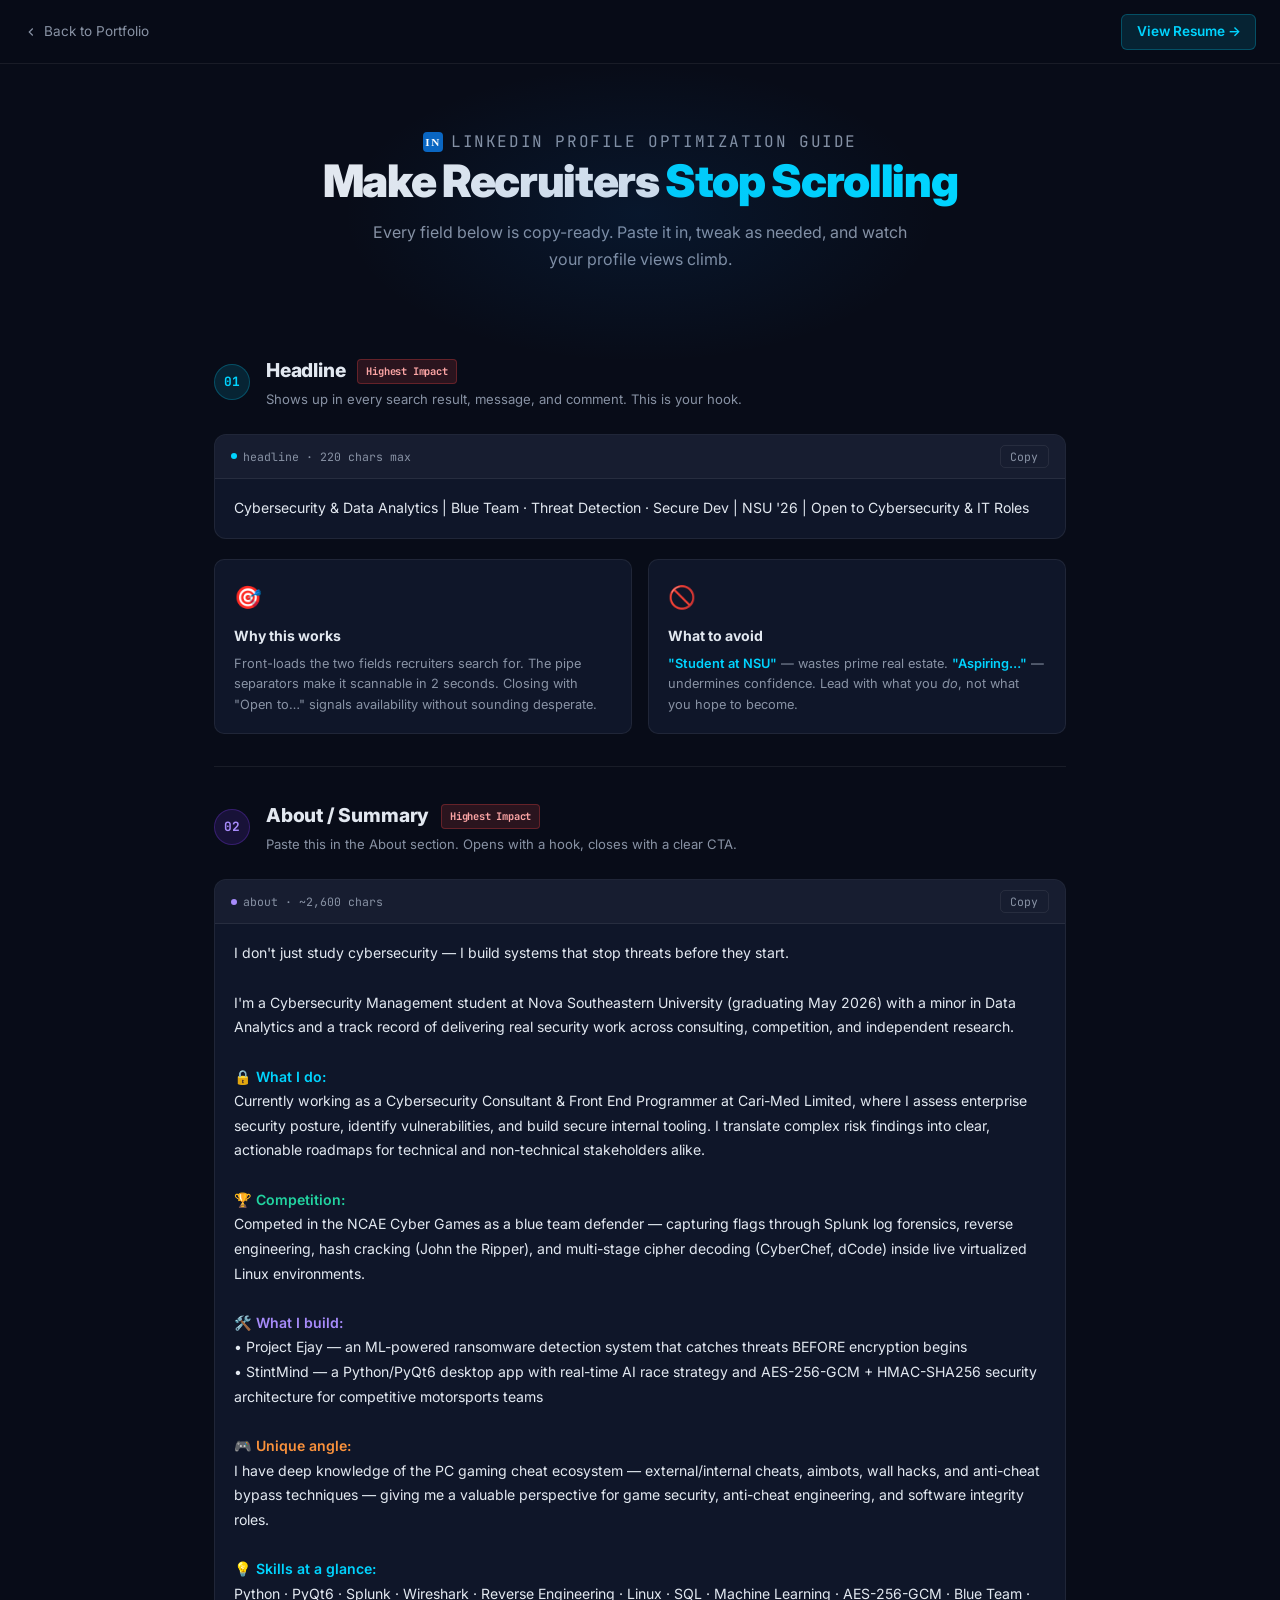
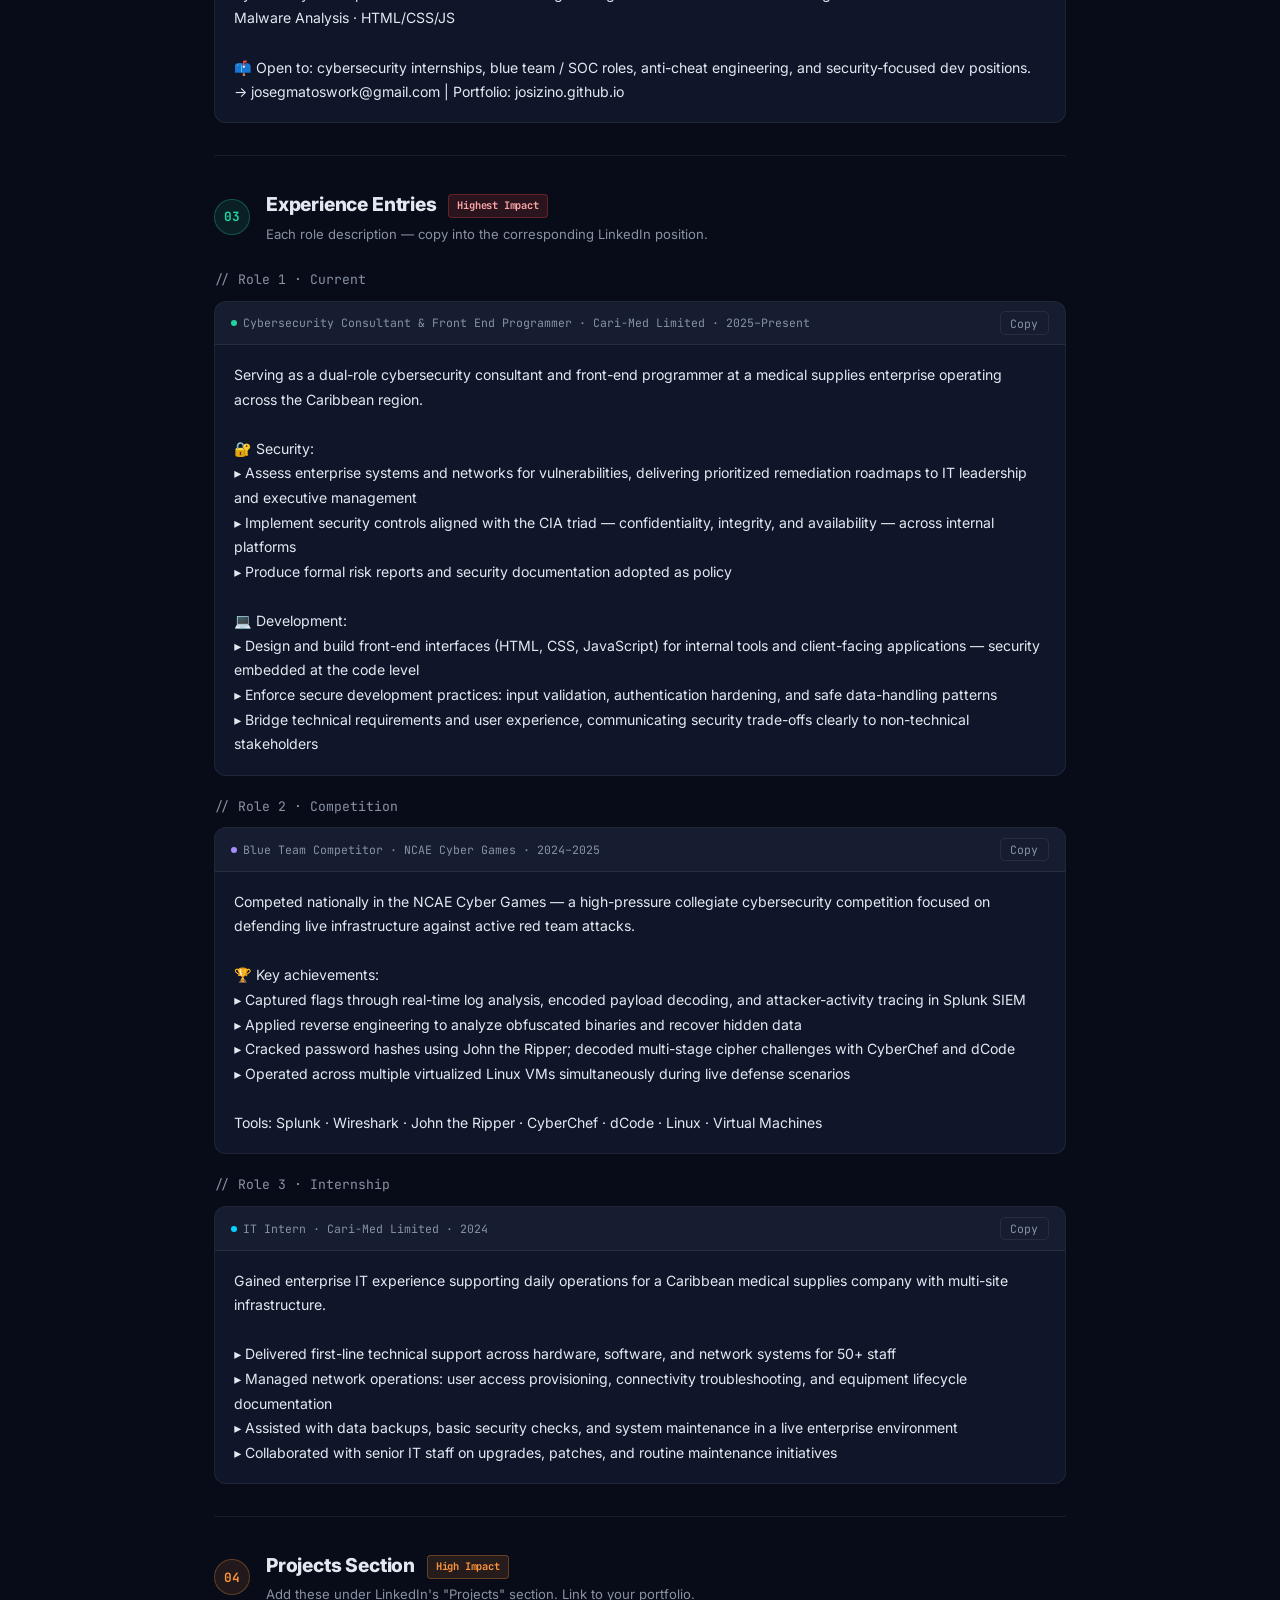
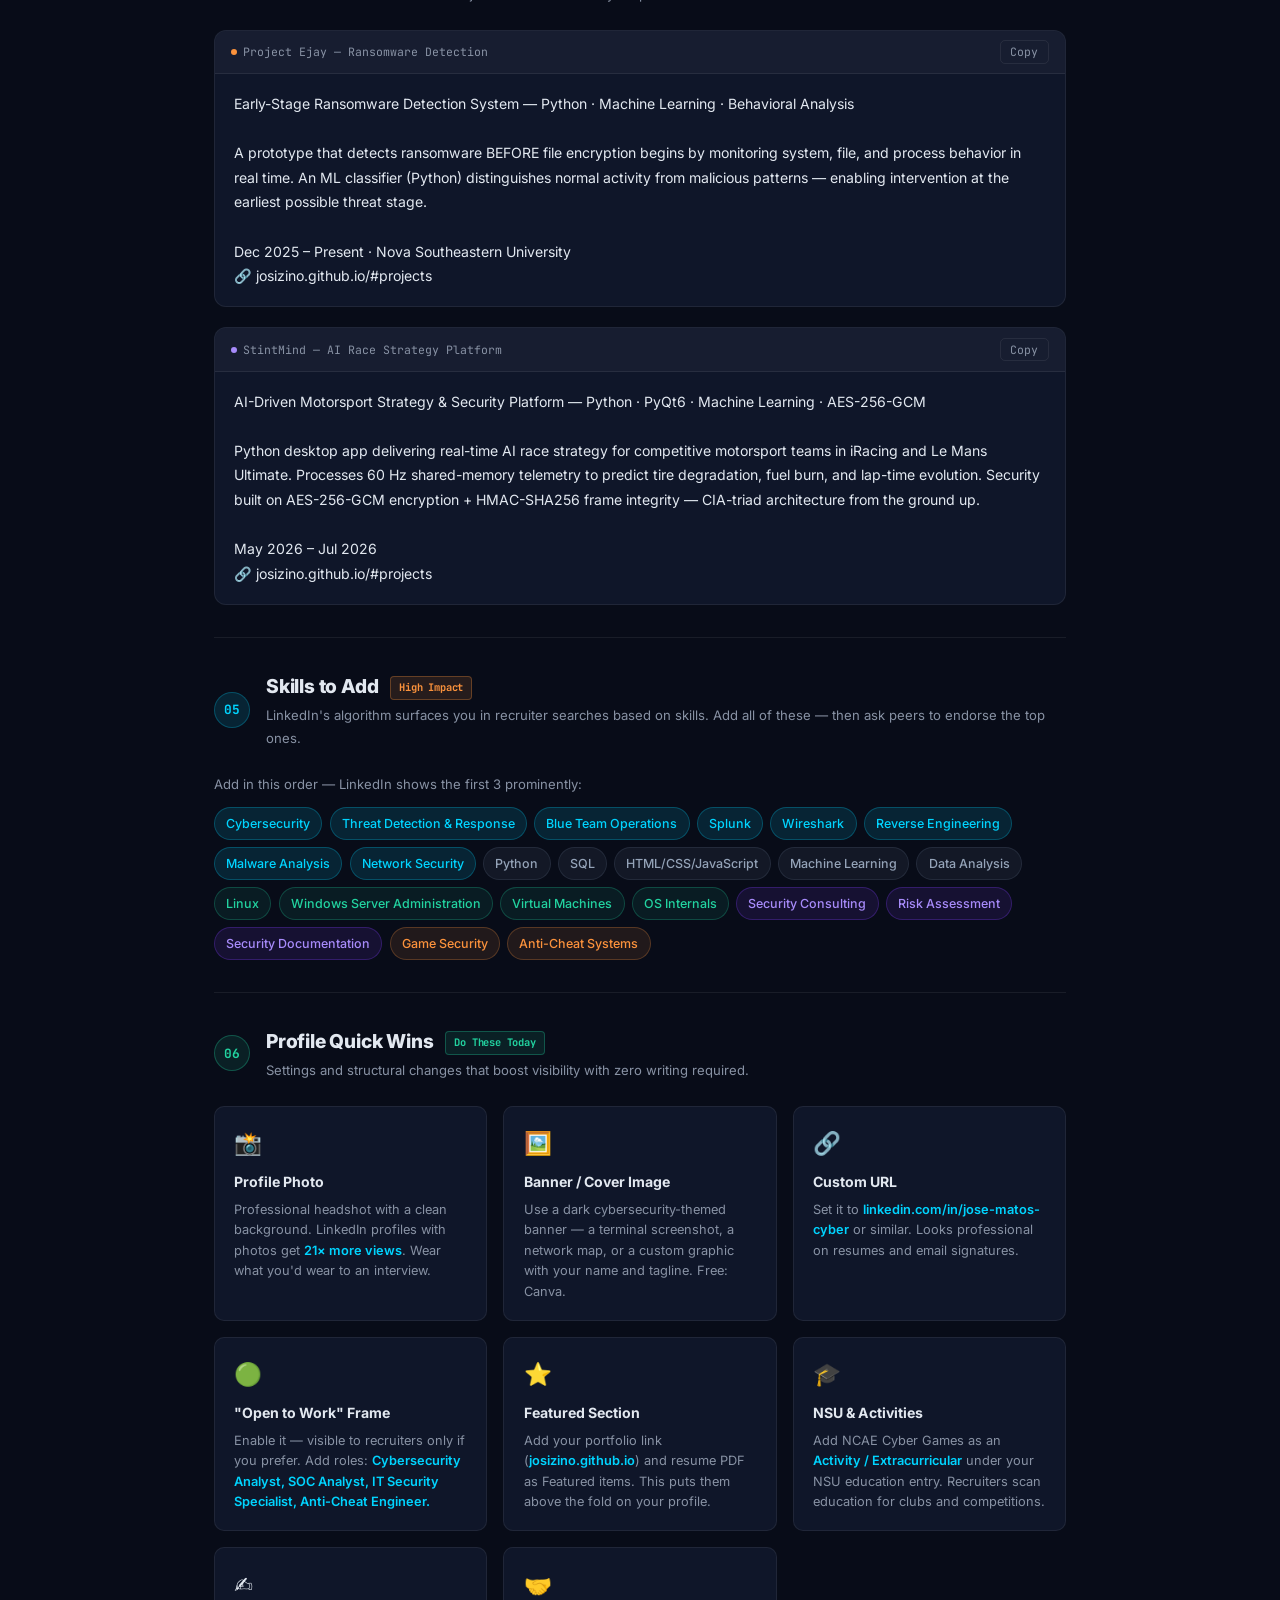
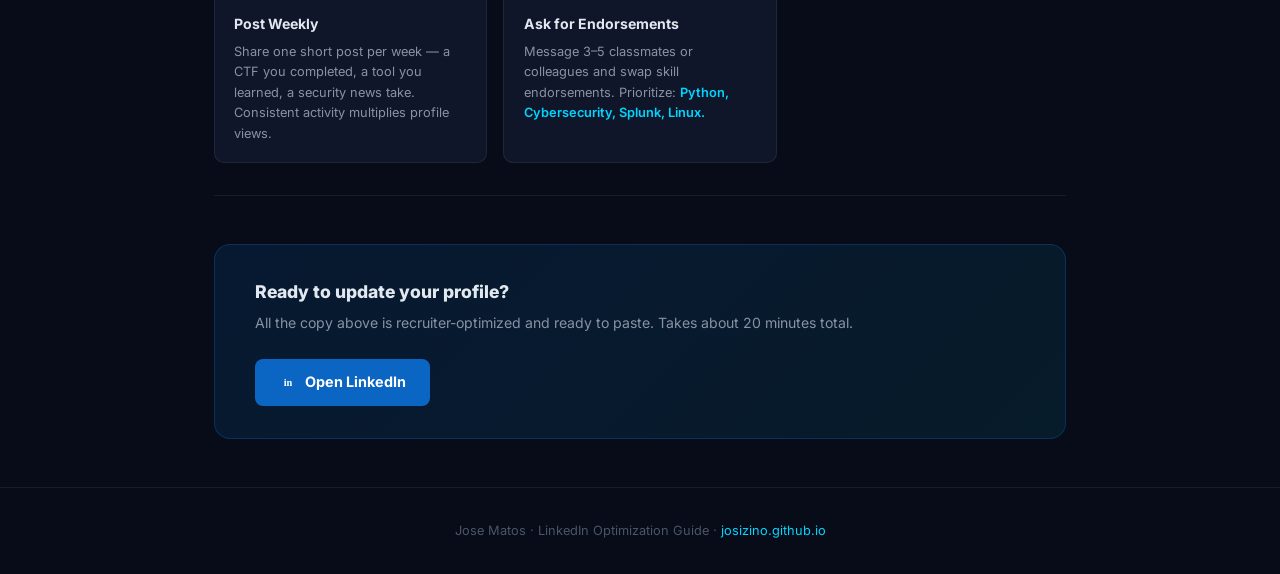
<file: linkedin.html>
<!DOCTYPE html>
<html lang="en">
<head>
  <meta charset="UTF-8" />
  <meta name="viewport" content="width=device-width, initial-scale=1.0" />
  <title>Jose Matos — LinkedIn Profile Guide</title>
  <link rel="icon" type="image/svg+xml" href="favicon.svg" />
  <meta name="description" content="LinkedIn profile optimization guide for Jose Matos — copy-ready headlines, summaries, and experience entries." />
  <meta name="robots" content="noindex" />
  <link rel="preconnect" href="https://fonts.googleapis.com" />
  <link rel="preconnect" href="https://fonts.gstatic.com" crossorigin />
  <link href="https://fonts.googleapis.com/css2?family=Inter:wght@300;400;500;600;700;800;900&family=JetBrains+Mono:wght@400;600&display=swap" rel="stylesheet" />
  <style>
    *, *::before, *::after { box-sizing: border-box; margin: 0; padding: 0; }

    :root {
      --bg:       #080c18;
      --bg-alt:   #0c1124;
      --bg-card:  #0f1629;
      --border:   rgba(0,212,255,0.12);
      --border-s: rgba(255,255,255,0.07);
      --cyan:     #00d4ff;
      --cyan-dim: rgba(0,212,255,0.12);
      --purple:   #7c3aed;
      --green:    #22d3a0;
      --linkedin: #0a66c2;
      --text:     #e2e8f0;
      --muted:    #8892a4;
      --dim:      #4a5568;
      --mono:     'JetBrains Mono', monospace;
    }

    html { scroll-behavior: smooth; }

    body {
      font-family: 'Inter', system-ui, sans-serif;
      background: var(--bg);
      color: var(--text);
      line-height: 1.7;
    }

    /* Top bar */
    .topbar {
      background: rgba(8,12,24,0.95);
      backdrop-filter: blur(12px);
      border-bottom: 1px solid var(--border-s);
      padding: 0.85rem 1.5rem;
      display: flex;
      align-items: center;
      justify-content: space-between;
      position: sticky;
      top: 0;
      z-index: 10;
    }

    .topbar a {
      color: var(--muted);
      text-decoration: none;
      font-size: 0.85rem;
      display: flex;
      align-items: center;
      gap: 0.4rem;
      transition: color 0.2s;
    }
    .topbar a:hover { color: var(--text); }

    .topbar-right { display: flex; gap: 0.75rem; }

    .topbar-link-resume {
      background: var(--cyan-dim);
      color: var(--cyan) !important;
      border: 1px solid rgba(0,212,255,0.25);
      padding: 0.35rem 0.9rem;
      border-radius: 6px;
      font-weight: 600;
    }
    .topbar-link-resume:hover {
      background: var(--cyan) !important;
      color: #080c18 !important;
    }

    /* Hero */
    .hero {
      text-align: center;
      padding: 4rem 1.5rem 3rem;
      position: relative;
    }

    .hero::before {
      content: '';
      position: absolute;
      top: 0; left: 50%; transform: translateX(-50%);
      width: 600px; height: 300px;
      background: radial-gradient(ellipse at center, rgba(10,102,194,0.12) 0%, transparent 70%);
      pointer-events: none;
    }

    .hero-label {
      font-family: var(--mono);
      font-size: 0.78rem;
      color: #0a66c2;
      letter-spacing: 0.1em;
      text-transform: uppercase;
      margin-bottom: 0.75rem;
      display: flex;
      align-items: center;
      justify-content: center;
      gap: 0.5rem;
    }

    .li-icon {
      width: 20px; height: 20px;
      background: #0a66c2;
      border-radius: 4px;
      display: inline-flex;
      align-items: center;
      justify-content: center;
      color: #fff;
      font-size: 0.7rem;
      font-weight: 900;
      font-family: serif;
      flex-shrink: 0;
    }

    .hero h1 {
      font-size: clamp(1.8rem, 4vw, 2.8rem);
      font-weight: 900;
      letter-spacing: -0.03em;
      margin-bottom: 0.75rem;
      line-height: 1.15;
    }

    .hero h1 span { color: var(--cyan); }

    .hero p {
      color: var(--muted);
      max-width: 560px;
      margin: 0 auto;
      font-size: 1rem;
    }

    /* Layout */
    .container { max-width: 900px; margin: 0 auto; padding: 0 1.5rem; }

    /* Section */
    .guide-section {
      padding: 2rem 0;
      border-bottom: 1px solid var(--border-s);
    }

    .guide-section:last-child { border-bottom: none; }

    /* Section header */
    .gs-header {
      display: flex;
      align-items: center;
      gap: 1rem;
      margin-bottom: 1.5rem;
    }

    .gs-number {
      width: 36px; height: 36px;
      border-radius: 50%;
      background: var(--cyan-dim);
      border: 1px solid rgba(0,212,255,0.25);
      display: flex;
      align-items: center;
      justify-content: center;
      font-family: var(--mono);
      font-size: 0.8rem;
      font-weight: 700;
      color: var(--cyan);
      flex-shrink: 0;
    }

    .gs-number.purple { background: rgba(124,58,237,0.15); border-color: rgba(124,58,237,0.3); color: #a78bfa; }
    .gs-number.green  { background: rgba(34,211,160,0.1);  border-color: rgba(34,211,160,0.3); color: var(--green); }
    .gs-number.orange { background: rgba(251,146,60,0.1);  border-color: rgba(251,146,60,0.3); color: #fb923c; }

    .gs-title {
      font-size: 1.2rem;
      font-weight: 800;
      letter-spacing: -0.01em;
    }

    .gs-subtitle {
      font-size: 0.82rem;
      color: var(--muted);
      margin-top: 0.1rem;
    }

    /* Copy block */
    .copy-block {
      background: var(--bg-card);
      border: 1px solid var(--border-s);
      border-radius: 12px;
      overflow: hidden;
    }

    .copy-header {
      display: flex;
      align-items: center;
      justify-content: space-between;
      padding: 0.6rem 1rem;
      background: rgba(255,255,255,0.03);
      border-bottom: 1px solid var(--border-s);
    }

    .copy-label {
      font-family: var(--mono);
      font-size: 0.72rem;
      color: var(--muted);
      display: flex;
      align-items: center;
      gap: 0.4rem;
    }

    .copy-dot { width: 6px; height: 6px; border-radius: 50%; background: var(--cyan); }
    .copy-dot.green  { background: var(--green); }
    .copy-dot.purple { background: #a78bfa; }
    .copy-dot.orange { background: #fb923c; }

    .copy-btn {
      background: none;
      border: 1px solid var(--border-s);
      color: var(--muted);
      font-size: 0.72rem;
      padding: 0.2rem 0.6rem;
      border-radius: 5px;
      cursor: pointer;
      font-family: var(--mono);
      transition: all 0.2s;
    }
    .copy-btn:hover { border-color: var(--cyan); color: var(--cyan); }
    .copy-btn.copied { border-color: var(--green); color: var(--green); }

    .copy-body {
      padding: 1.1rem 1.2rem;
      font-size: 0.88rem;
      color: var(--text);
      line-height: 1.75;
      white-space: pre-wrap;
      word-break: break-word;
    }

    .copy-body .hl-cyan   { color: var(--cyan);   font-weight: 600; }
    .copy-body .hl-green  { color: var(--green);  font-weight: 600; }
    .copy-body .hl-purple { color: #a78bfa; font-weight: 600; }
    .copy-body .hl-orange { color: #fb923c; font-weight: 600; }

    /* Tip cards */
    .tips-grid {
      display: grid;
      grid-template-columns: repeat(auto-fit, minmax(240px, 1fr));
      gap: 1rem;
      margin-top: 1.25rem;
    }

    .tip-card {
      background: var(--bg-card);
      border: 1px solid var(--border-s);
      border-radius: 10px;
      padding: 1.1rem 1.2rem;
      transition: border-color 0.2s, transform 0.2s;
    }

    .tip-card:hover {
      border-color: var(--border);
      transform: translateY(-2px);
    }

    .tip-icon { font-size: 1.4rem; margin-bottom: 0.5rem; }
    .tip-title { font-size: 0.88rem; font-weight: 700; margin-bottom: 0.35rem; }
    .tip-body  { font-size: 0.8rem; color: var(--muted); line-height: 1.6; }
    .tip-body strong { color: var(--cyan); font-weight: 600; }

    /* Skills list */
    .skill-chips {
      display: flex;
      flex-wrap: wrap;
      gap: 0.45rem;
      margin-top: 0.75rem;
    }

    .chip {
      font-size: 0.78rem;
      font-weight: 500;
      padding: 0.3rem 0.7rem;
      border-radius: 20px;
      border: 1px solid;
    }

    .chip-cyan   { background: var(--cyan-dim);          border-color: rgba(0,212,255,0.25);     color: var(--cyan); }
    .chip-purple { background: rgba(124,58,237,0.12);    border-color: rgba(124,58,237,0.3);     color: #a78bfa; }
    .chip-teal   { background: rgba(34,211,160,0.08);    border-color: rgba(34,211,160,0.25);    color: var(--green); }
    .chip-orange { background: rgba(251,146,60,0.1);     border-color: rgba(251,146,60,0.25);    color: #fb923c; }
    .chip-slate  { background: rgba(100,116,139,0.12);   border-color: rgba(100,116,139,0.2);    color: #94a3b8; }

    /* Priority badge */
    .priority {
      display: inline-block;
      font-family: var(--mono);
      font-size: 0.65rem;
      font-weight: 700;
      padding: 0.15rem 0.5rem;
      border-radius: 4px;
      margin-left: 0.5rem;
      vertical-align: middle;
    }
    .priority-high   { background: rgba(239,68,68,0.15);  border:1px solid rgba(239,68,68,0.3);  color:#fca5a5; }
    .priority-med    { background: rgba(251,146,60,0.12); border:1px solid rgba(251,146,60,0.3); color:#fb923c; }
    .priority-low    { background: rgba(34,211,160,0.1);  border:1px solid rgba(34,211,160,0.3); color:var(--green); }

    /* CTA banner */
    .cta-banner {
      margin: 3rem 0;
      background: linear-gradient(135deg, rgba(10,102,194,0.15), rgba(0,212,255,0.08));
      border: 1px solid rgba(10,102,194,0.3);
      border-radius: 16px;
      padding: 2rem 2.5rem;
      display: flex;
      align-items: center;
      justify-content: space-between;
      gap: 1.5rem;
      flex-wrap: wrap;
    }

    .cta-banner h3 { font-size: 1.1rem; font-weight: 800; margin-bottom: 0.3rem; }
    .cta-banner p  { font-size: 0.88rem; color: var(--muted); }

    .cta-btn {
      display: inline-flex;
      align-items: center;
      gap: 0.5rem;
      background: #0a66c2;
      color: #fff;
      padding: 0.7rem 1.5rem;
      border-radius: 8px;
      font-weight: 700;
      font-size: 0.9rem;
      text-decoration: none;
      transition: background 0.2s, transform 0.2s;
      white-space: nowrap;
    }
    .cta-btn:hover { background: #0855a5; transform: translateY(-2px); }

    footer {
      text-align: center;
      padding: 2rem;
      font-size: 0.8rem;
      color: var(--dim);
      border-top: 1px solid var(--border-s);
    }
  </style>
</head>
<body>

  <!-- Top bar -->
  <div class="topbar">
    <a href="index.html">
      <svg width="14" height="14" viewBox="0 0 24 24" fill="none" stroke="currentColor" stroke-width="2"><polyline points="15 18 9 12 15 6"/></svg>
      Back to Portfolio
    </a>
    <div class="topbar-right">
      <a href="resume.html" class="topbar-link-resume">View Resume →</a>
    </div>
  </div>

  <!-- Hero -->
  <div class="hero">
    <p class="hero-label">
      <span class="li-icon">in</span>
      LinkedIn Profile Optimization Guide
    </p>
    <h1>Make Recruiters <span>Stop Scrolling</span></h1>
    <p>Every field below is copy-ready. Paste it in, tweak as needed, and watch your profile views climb.</p>
  </div>

  <div class="container">

    <!-- ── 1. HEADLINE ─────────────────────────────────────── -->
    <div class="guide-section">
      <div class="gs-header">
        <div class="gs-number">01</div>
        <div>
          <p class="gs-title">Headline <span class="priority priority-high">Highest Impact</span></p>
          <p class="gs-subtitle">Shows up in every search result, message, and comment. This is your hook.</p>
        </div>
      </div>

      <div class="copy-block">
        <div class="copy-header">
          <span class="copy-label"><span class="copy-dot"></span>headline · 220 chars max</span>
          <button class="copy-btn" onclick="copyText(this, 'headlineText')">Copy</button>
        </div>
        <div class="copy-body" id="headlineText">Cybersecurity &amp; Data Analytics | Blue Team · Threat Detection · Secure Dev | NSU '26 | Open to Cybersecurity &amp; IT Roles</div>
      </div>

      <div class="tips-grid">
        <div class="tip-card">
          <div class="tip-icon">🎯</div>
          <p class="tip-title">Why this works</p>
          <p class="tip-body">Front-loads the two fields recruiters search for. The pipe separators make it scannable in 2 seconds. Closing with "Open to…" signals availability without sounding desperate.</p>
        </div>
        <div class="tip-card">
          <div class="tip-icon">🚫</div>
          <p class="tip-title">What to avoid</p>
          <p class="tip-body"><strong>"Student at NSU"</strong> — wastes prime real estate. <strong>"Aspiring…"</strong> — undermines confidence. Lead with what you <em>do</em>, not what you hope to become.</p>
        </div>
      </div>
    </div>

    <!-- ── 2. ABOUT ────────────────────────────────────────── -->
    <div class="guide-section">
      <div class="gs-header">
        <div class="gs-number purple">02</div>
        <div>
          <p class="gs-title">About / Summary <span class="priority priority-high">Highest Impact</span></p>
          <p class="gs-subtitle">Paste this in the About section. Opens with a hook, closes with a clear CTA.</p>
        </div>
      </div>

      <div class="copy-block">
        <div class="copy-header">
          <span class="copy-label"><span class="copy-dot purple"></span>about · ~2,600 chars</span>
          <button class="copy-btn" onclick="copyText(this, 'aboutText')">Copy</button>
        </div>
        <div class="copy-body" id="aboutText">I don't just study cybersecurity — I build systems that stop threats before they start.

I'm a Cybersecurity Management student at Nova Southeastern University (graduating May 2026) with a minor in Data Analytics and a track record of delivering real security work across consulting, competition, and independent research.

🔒 <span class="hl-cyan">What I do:</span>
Currently working as a Cybersecurity Consultant &amp; Front End Programmer at Cari-Med Limited, where I assess enterprise security posture, identify vulnerabilities, and build secure internal tooling. I translate complex risk findings into clear, actionable roadmaps for technical and non-technical stakeholders alike.

🏆 <span class="hl-green">Competition:</span>
Competed in the NCAE Cyber Games as a blue team defender — capturing flags through Splunk log forensics, reverse engineering, hash cracking (John the Ripper), and multi-stage cipher decoding (CyberChef, dCode) inside live virtualized Linux environments.

🛠️ <span class="hl-purple">What I build:</span>
• Project Ejay — an ML-powered ransomware detection system that catches threats BEFORE encryption begins
• StintMind — a Python/PyQt6 desktop app with real-time AI race strategy and AES-256-GCM + HMAC-SHA256 security architecture for competitive motorsports teams

🎮 <span class="hl-orange">Unique angle:</span>
I have deep knowledge of the PC gaming cheat ecosystem — external/internal cheats, aimbots, wall hacks, and anti-cheat bypass techniques — giving me a valuable perspective for game security, anti-cheat engineering, and software integrity roles.

💡 <span class="hl-cyan">Skills at a glance:</span>
Python · PyQt6 · Splunk · Wireshark · Reverse Engineering · Linux · SQL · Machine Learning · AES-256-GCM · Blue Team · Malware Analysis · HTML/CSS/JS

📫 Open to: cybersecurity internships, blue team / SOC roles, anti-cheat engineering, and security-focused dev positions.
→ josegmatoswork@gmail.com | Portfolio: josizino.github.io</div>
      </div>
    </div>

    <!-- ── 3. EXPERIENCE ───────────────────────────────────── -->
    <div class="guide-section">
      <div class="gs-header">
        <div class="gs-number green">03</div>
        <div>
          <p class="gs-title">Experience Entries <span class="priority priority-high">Highest Impact</span></p>
          <p class="gs-subtitle">Each role description — copy into the corresponding LinkedIn position.</p>
        </div>
      </div>

      <!-- Cari-Med Consultant -->
      <p style="font-size:0.82rem;color:var(--muted);margin-bottom:0.6rem;font-family:var(--mono);">// Role 1 · Current</p>
      <div class="copy-block" style="margin-bottom:1.25rem">
        <div class="copy-header">
          <span class="copy-label"><span class="copy-dot green"></span>Cybersecurity Consultant &amp; Front End Programmer · Cari-Med Limited · 2025–Present</span>
          <button class="copy-btn" onclick="copyText(this, 'exp1Text')">Copy</button>
        </div>
        <div class="copy-body" id="exp1Text">Serving as a dual-role cybersecurity consultant and front-end programmer at a medical supplies enterprise operating across the Caribbean region.

🔐 Security:
▸ Assess enterprise systems and networks for vulnerabilities, delivering prioritized remediation roadmaps to IT leadership and executive management
▸ Implement security controls aligned with the CIA triad — confidentiality, integrity, and availability — across internal platforms
▸ Produce formal risk reports and security documentation adopted as policy

💻 Development:
▸ Design and build front-end interfaces (HTML, CSS, JavaScript) for internal tools and client-facing applications — security embedded at the code level
▸ Enforce secure development practices: input validation, authentication hardening, and safe data-handling patterns
▸ Bridge technical requirements and user experience, communicating security trade-offs clearly to non-technical stakeholders</div>
      </div>

      <!-- NCAE -->
      <p style="font-size:0.82rem;color:var(--muted);margin-bottom:0.6rem;font-family:var(--mono);">// Role 2 · Competition</p>
      <div class="copy-block" style="margin-bottom:1.25rem">
        <div class="copy-header">
          <span class="copy-label"><span class="copy-dot purple"></span>Blue Team Competitor · NCAE Cyber Games · 2024–2025</span>
          <button class="copy-btn" onclick="copyText(this, 'exp2Text')">Copy</button>
        </div>
        <div class="copy-body" id="exp2Text">Competed nationally in the NCAE Cyber Games — a high-pressure collegiate cybersecurity competition focused on defending live infrastructure against active red team attacks.

🏆 Key achievements:
▸ Captured flags through real-time log analysis, encoded payload decoding, and attacker-activity tracing in Splunk SIEM
▸ Applied reverse engineering to analyze obfuscated binaries and recover hidden data
▸ Cracked password hashes using John the Ripper; decoded multi-stage cipher challenges with CyberChef and dCode
▸ Operated across multiple virtualized Linux VMs simultaneously during live defense scenarios

Tools: Splunk · Wireshark · John the Ripper · CyberChef · dCode · Linux · Virtual Machines</div>
      </div>

      <!-- IT Intern -->
      <p style="font-size:0.82rem;color:var(--muted);margin-bottom:0.6rem;font-family:var(--mono);">// Role 3 · Internship</p>
      <div class="copy-block">
        <div class="copy-header">
          <span class="copy-label"><span class="copy-dot"></span>IT Intern · Cari-Med Limited · 2024</span>
          <button class="copy-btn" onclick="copyText(this, 'exp3Text')">Copy</button>
        </div>
        <div class="copy-body" id="exp3Text">Gained enterprise IT experience supporting daily operations for a Caribbean medical supplies company with multi-site infrastructure.

▸ Delivered first-line technical support across hardware, software, and network systems for 50+ staff
▸ Managed network operations: user access provisioning, connectivity troubleshooting, and equipment lifecycle documentation
▸ Assisted with data backups, basic security checks, and system maintenance in a live enterprise environment
▸ Collaborated with senior IT staff on upgrades, patches, and routine maintenance initiatives</div>
      </div>
    </div>

    <!-- ── 4. PROJECTS ─────────────────────────────────────── -->
    <div class="guide-section">
      <div class="gs-header">
        <div class="gs-number orange">04</div>
        <div>
          <p class="gs-title">Projects Section <span class="priority priority-med">High Impact</span></p>
          <p class="gs-subtitle">Add these under LinkedIn's "Projects" section. Link to your portfolio.</p>
        </div>
      </div>

      <div class="copy-block" style="margin-bottom:1.25rem">
        <div class="copy-header">
          <span class="copy-label"><span class="copy-dot orange"></span>Project Ejay — Ransomware Detection</span>
          <button class="copy-btn" onclick="copyText(this, 'proj1Text')">Copy</button>
        </div>
        <div class="copy-body" id="proj1Text">Early-Stage Ransomware Detection System — Python · Machine Learning · Behavioral Analysis

A prototype that detects ransomware BEFORE file encryption begins by monitoring system, file, and process behavior in real time. An ML classifier (Python) distinguishes normal activity from malicious patterns — enabling intervention at the earliest possible threat stage.

Dec 2025 – Present · Nova Southeastern University
🔗 josizino.github.io/#projects</div>
      </div>

      <div class="copy-block">
        <div class="copy-header">
          <span class="copy-label"><span class="copy-dot purple"></span>StintMind — AI Race Strategy Platform</span>
          <button class="copy-btn" onclick="copyText(this, 'proj2Text')">Copy</button>
        </div>
        <div class="copy-body" id="proj2Text">AI-Driven Motorsport Strategy &amp; Security Platform — Python · PyQt6 · Machine Learning · AES-256-GCM

Python desktop app delivering real-time AI race strategy for competitive motorsport teams in iRacing and Le Mans Ultimate. Processes 60 Hz shared-memory telemetry to predict tire degradation, fuel burn, and lap-time evolution. Security built on AES-256-GCM encryption + HMAC-SHA256 frame integrity — CIA-triad architecture from the ground up.

May 2026 – Jul 2026
🔗 josizino.github.io/#projects</div>
      </div>
    </div>

    <!-- ── 5. SKILLS ───────────────────────────────────────── -->
    <div class="guide-section">
      <div class="gs-header">
        <div class="gs-number">05</div>
        <div>
          <p class="gs-title">Skills to Add <span class="priority priority-med">High Impact</span></p>
          <p class="gs-subtitle">LinkedIn's algorithm surfaces you in recruiter searches based on skills. Add all of these — then ask peers to endorse the top ones.</p>
        </div>
      </div>

      <p style="font-size:0.82rem;color:var(--muted);margin-bottom:0.75rem;">Add in this order — LinkedIn shows the first 3 prominently:</p>

      <div class="skill-chips">
        <span class="chip chip-cyan">Cybersecurity</span>
        <span class="chip chip-cyan">Threat Detection &amp; Response</span>
        <span class="chip chip-cyan">Blue Team Operations</span>
        <span class="chip chip-cyan">Splunk</span>
        <span class="chip chip-cyan">Wireshark</span>
        <span class="chip chip-cyan">Reverse Engineering</span>
        <span class="chip chip-cyan">Malware Analysis</span>
        <span class="chip chip-cyan">Network Security</span>
        <span class="chip chip-slate">Python</span>
        <span class="chip chip-slate">SQL</span>
        <span class="chip chip-slate">HTML/CSS/JavaScript</span>
        <span class="chip chip-slate">Machine Learning</span>
        <span class="chip chip-slate">Data Analysis</span>
        <span class="chip chip-teal">Linux</span>
        <span class="chip chip-teal">Windows Server Administration</span>
        <span class="chip chip-teal">Virtual Machines</span>
        <span class="chip chip-teal">OS Internals</span>
        <span class="chip chip-purple">Security Consulting</span>
        <span class="chip chip-purple">Risk Assessment</span>
        <span class="chip chip-purple">Security Documentation</span>
        <span class="chip chip-orange">Game Security</span>
        <span class="chip chip-orange">Anti-Cheat Systems</span>
      </div>
    </div>

    <!-- ── 6. QUICK WINS ───────────────────────────────────── -->
    <div class="guide-section">
      <div class="gs-header">
        <div class="gs-number green">06</div>
        <div>
          <p class="gs-title">Profile Quick Wins <span class="priority priority-low">Do These Today</span></p>
          <p class="gs-subtitle">Settings and structural changes that boost visibility with zero writing required.</p>
        </div>
      </div>

      <div class="tips-grid">
        <div class="tip-card">
          <div class="tip-icon">📸</div>
          <p class="tip-title">Profile Photo</p>
          <p class="tip-body">Professional headshot with a clean background. LinkedIn profiles with photos get <strong>21× more views</strong>. Wear what you'd wear to an interview.</p>
        </div>
        <div class="tip-card">
          <div class="tip-icon">🖼️</div>
          <p class="tip-title">Banner / Cover Image</p>
          <p class="tip-body">Use a dark cybersecurity-themed banner — a terminal screenshot, a network map, or a custom graphic with your name and tagline. Free: Canva.</p>
        </div>
        <div class="tip-card">
          <div class="tip-icon">🔗</div>
          <p class="tip-title">Custom URL</p>
          <p class="tip-body">Set it to <strong>linkedin.com/in/jose-matos-cyber</strong> or similar. Looks professional on resumes and email signatures.</p>
        </div>
        <div class="tip-card">
          <div class="tip-icon">🟢</div>
          <p class="tip-title">"Open to Work" Frame</p>
          <p class="tip-body">Enable it — visible to recruiters only if you prefer. Add roles: <strong>Cybersecurity Analyst, SOC Analyst, IT Security Specialist, Anti-Cheat Engineer.</strong></p>
        </div>
        <div class="tip-card">
          <div class="tip-icon">⭐</div>
          <p class="tip-title">Featured Section</p>
          <p class="tip-body">Add your portfolio link (<strong>josizino.github.io</strong>) and resume PDF as Featured items. This puts them above the fold on your profile.</p>
        </div>
        <div class="tip-card">
          <div class="tip-icon">🎓</div>
          <p class="tip-title">NSU &amp; Activities</p>
          <p class="tip-body">Add NCAE Cyber Games as an <strong>Activity / Extracurricular</strong> under your NSU education entry. Recruiters scan education for clubs and competitions.</p>
        </div>
        <div class="tip-card">
          <div class="tip-icon">✍️</div>
          <p class="tip-title">Post Weekly</p>
          <p class="tip-body">Share one short post per week — a CTF you completed, a tool you learned, a security news take. Consistent activity multiplies profile views.</p>
        </div>
        <div class="tip-card">
          <div class="tip-icon">🤝</div>
          <p class="tip-title">Ask for Endorsements</p>
          <p class="tip-body">Message 3–5 classmates or colleagues and swap skill endorsements. Prioritize: <strong>Python, Cybersecurity, Splunk, Linux.</strong></p>
        </div>
      </div>
    </div>

    <!-- CTA banner -->
    <div class="cta-banner">
      <div>
        <h3>Ready to update your profile?</h3>
        <p>All the copy above is recruiter-optimized and ready to paste. Takes about 20 minutes total.</p>
      </div>
      <a href="https://www.linkedin.com/in/jose-matos-036694281/" target="_blank" rel="noopener" class="cta-btn">
        <span class="li-icon" style="width:18px;height:18px;font-size:0.65rem;">in</span>
        Open LinkedIn
      </a>
    </div>

  </div><!-- /container -->

  <footer>
    <p>Jose Matos · LinkedIn Optimization Guide · <a href="index.html" style="color:var(--cyan);text-decoration:none;">josizino.github.io</a></p>
  </footer>

  <script>
    function copyText(btn, id) {
      const el = document.getElementById(id);
      // Strip HTML tags for clean plain text copy
      const text = el.innerText;
      navigator.clipboard.writeText(text).then(() => {
        btn.textContent = '✓ Copied';
        btn.classList.add('copied');
        setTimeout(() => {
          btn.textContent = 'Copy';
          btn.classList.remove('copied');
        }, 2000);
      });
    }
  </script>

</body>
</html>
</file>
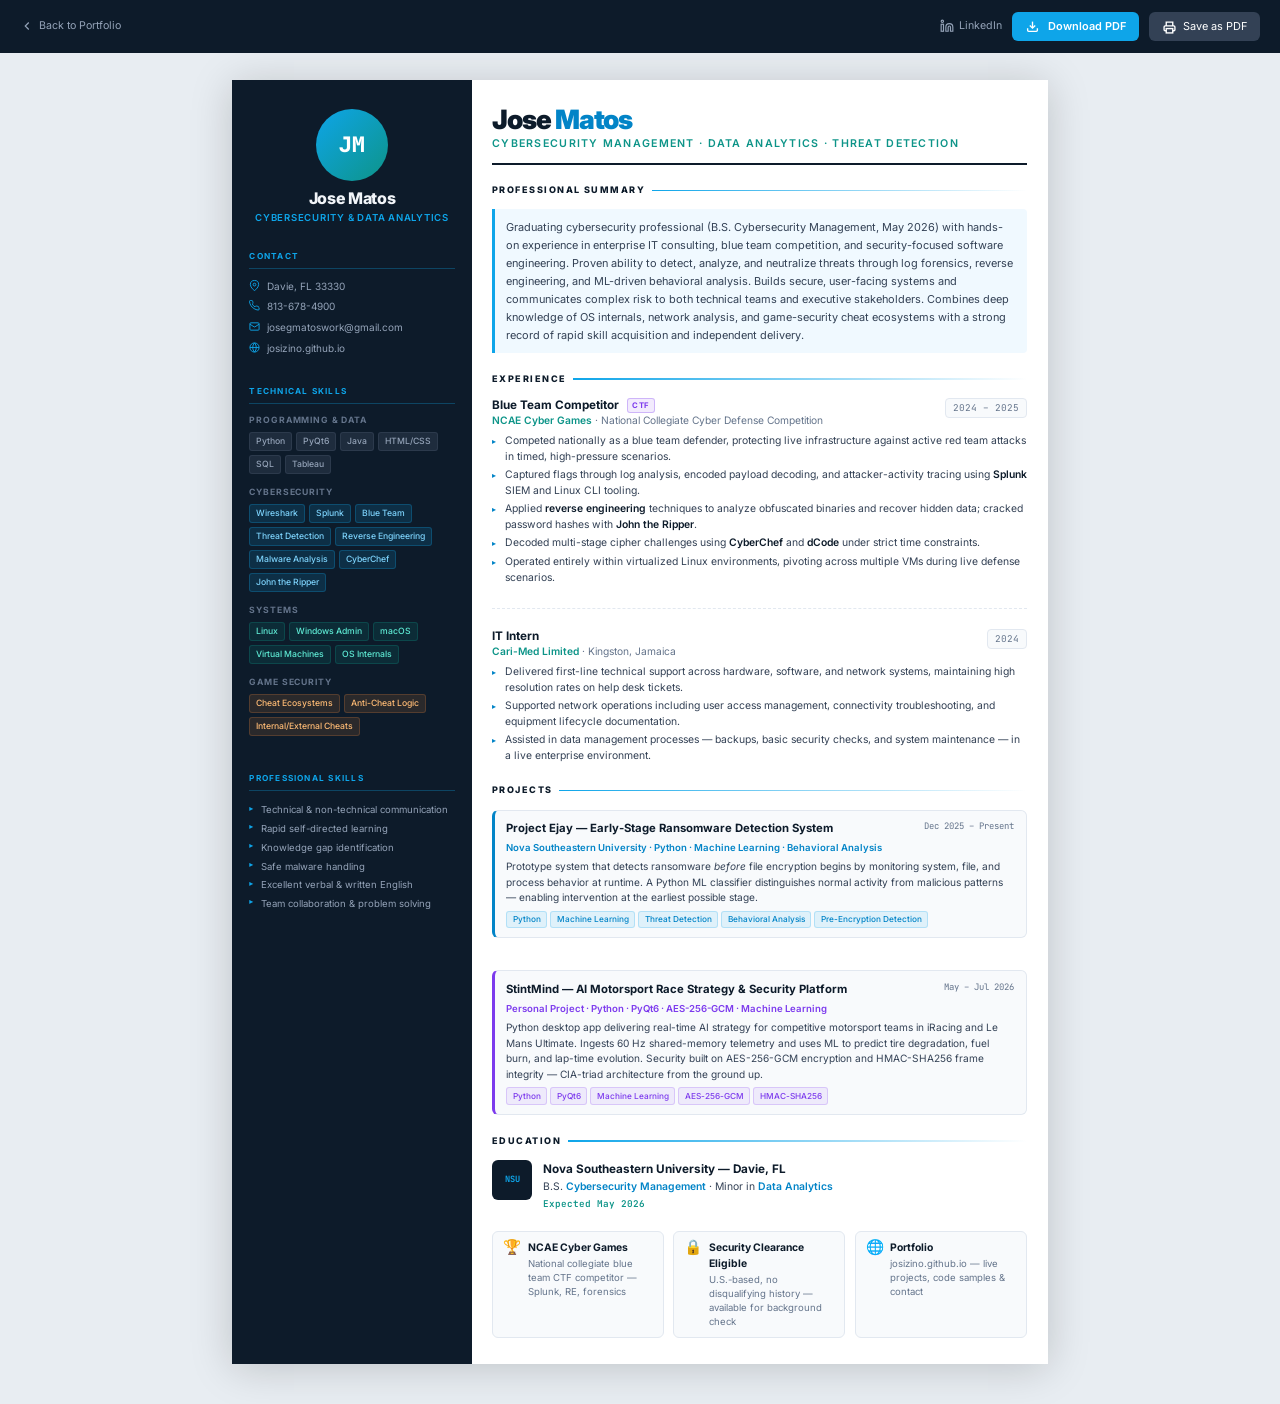
<file: resume.html>
<!DOCTYPE html>
<html lang="en">
<head>
  <meta charset="UTF-8" />
  <meta name="viewport" content="width=device-width, initial-scale=1.0" />
  <title>Jose Matos — Resume</title>
  <link rel="icon" type="image/svg+xml" href="favicon.svg" />
  <meta name="description" content="Resume of Jose Matos — Cybersecurity Management graduate, blue team competitor, and security-focused developer." />
  <meta name="robots" content="noindex" />
  <link rel="preconnect" href="https://fonts.googleapis.com" />
  <link rel="preconnect" href="https://fonts.gstatic.com" crossorigin />
  <link href="https://fonts.googleapis.com/css2?family=Inter:wght@300;400;500;600;700;800&family=JetBrains+Mono:wght@400;600&display=swap" rel="stylesheet" />
  <style>
    /* ── Reset ─────────────────────────────────────────────── */
    *, *::before, *::after { box-sizing: border-box; margin: 0; padding: 0; }

    :root {
      --navy:      #0d1b2a;
      --navy-mid:  #1a2f47;
      --cyan:      #0ea5e9;
      --cyan-dark: #0284c7;
      --teal:      #0d9488;
      --text:      #1e293b;
      --text-mid:  #334155;
      --text-muted:#64748b;
      --line:      #e2e8f0;
      --bg:        #ffffff;
      --sidebar:   #f8fafc;
      --accent-bg: #f0f9ff;
    }

    html { font-size: 10pt; }

    body {
      font-family: 'Inter', system-ui, sans-serif;
      color: var(--text);
      background: #e8edf2;
      line-height: 1.55;
    }

    /* ── Screen chrome ─────────────────────────────────────── */
    .screen-bar {
      background: var(--navy);
      padding: 0.9rem 1.5rem;
      display: flex;
      align-items: center;
      justify-content: space-between;
      position: sticky;
      top: 0;
      z-index: 10;
    }

    .screen-bar a {
      color: #94a3b8;
      text-decoration: none;
      font-size: 0.8rem;
      display: flex;
      align-items: center;
      gap: 0.4rem;
      transition: color 0.2s;
    }
    .screen-bar a:hover { color: #fff; }

    .screen-bar-right { display: flex; gap: 0.75rem; align-items: center; }

    .btn-print {
      background: var(--cyan);
      color: #fff !important;
      padding: 0.45rem 1rem;
      border-radius: 6px;
      font-weight: 600;
      font-size: 0.82rem !important;
    }
    .btn-print:hover { background: var(--cyan-dark) !important; }

    .screen-wrap {
      display: flex;
      justify-content: center;
      padding: 2rem 1rem 3rem;
    }

    /* ── Paper ──────────────────────────────────────────────── */
    .paper {
      width: 8.5in;
      min-height: 11in;
      background: var(--bg);
      box-shadow: 0 4px 40px rgba(0,0,0,0.18);
      display: grid;
      grid-template-columns: 2.5in 1fr;
    }

    /* ── LEFT SIDEBAR ───────────────────────────────────────── */
    .sidebar {
      background: var(--navy);
      padding: 2.2rem 1.3rem 2rem;
      display: flex;
      flex-direction: column;
      gap: 1.8rem;
    }

    .sb-avatar {
      width: 72px;
      height: 72px;
      border-radius: 50%;
      background: linear-gradient(135deg, var(--cyan), var(--teal));
      display: flex;
      align-items: center;
      justify-content: center;
      font-size: 1.6rem;
      font-weight: 800;
      color: #fff;
      font-family: 'JetBrains Mono', monospace;
      margin: 0 auto 0.6rem;
      flex-shrink: 0;
    }

    .sb-name {
      text-align: center;
      color: #f1f5f9;
      font-size: 1.2rem;
      font-weight: 800;
      letter-spacing: -0.02em;
      line-height: 1.2;
    }

    .sb-title {
      text-align: center;
      color: var(--cyan);
      font-size: 0.72rem;
      font-weight: 600;
      letter-spacing: 0.08em;
      text-transform: uppercase;
      margin-top: 0.25rem;
    }

    .sb-section-label {
      font-size: 0.62rem;
      font-weight: 700;
      color: var(--cyan);
      text-transform: uppercase;
      letter-spacing: 0.15em;
      border-bottom: 1px solid rgba(14, 165, 233, 0.3);
      padding-bottom: 0.35rem;
      margin-bottom: 0.75rem;
    }

    .sb-contact-item {
      display: flex;
      align-items: flex-start;
      gap: 0.5rem;
      margin-bottom: 0.5rem;
    }

    .sb-contact-icon {
      color: var(--cyan);
      flex-shrink: 0;
      margin-top: 1px;
    }

    .sb-contact-text {
      font-size: 0.75rem;
      color: #94a3b8;
      line-height: 1.4;
      word-break: break-all;
    }

    .sb-skill-group {
      margin-bottom: 0.9rem;
    }

    .sb-skill-group-name {
      font-size: 0.65rem;
      font-weight: 700;
      color: #64748b;
      text-transform: uppercase;
      letter-spacing: 0.1em;
      margin-bottom: 0.35rem;
    }

    .sb-tags {
      display: flex;
      flex-wrap: wrap;
      gap: 0.3rem;
    }

    .sb-tag {
      font-size: 0.65rem;
      font-weight: 500;
      padding: 0.15rem 0.45rem;
      border-radius: 3px;
      line-height: 1.5;
    }

    .sb-tag-cyan  { background: rgba(14,165,233,0.15); color: #7dd3fc; border: 1px solid rgba(14,165,233,0.25); }
    .sb-tag-teal  { background: rgba(13,148,136,0.15); color: #5eead4; border: 1px solid rgba(13,148,136,0.25); }
    .sb-tag-slate { background: rgba(100,116,139,0.2);  color: #94a3b8; border: 1px solid rgba(100,116,139,0.2); }
    .sb-tag-orange{ background: rgba(251,146,60,0.12); color: #fdba74; border: 1px solid rgba(251,146,60,0.2); }

    .sb-soft-item {
      font-size: 0.72rem;
      color: #94a3b8;
      padding: 0.2rem 0;
      padding-left: 0.85rem;
      position: relative;
      line-height: 1.4;
    }
    .sb-soft-item::before {
      content: '▸';
      position: absolute;
      left: 0;
      color: var(--cyan);
      font-size: 0.6rem;
      top: 0.25em;
    }

    /* ── RIGHT MAIN ─────────────────────────────────────────── */
    .main {
      padding: 2rem 1.6rem 2rem 1.5rem;
      display: flex;
      flex-direction: column;
      gap: 1.4rem;
    }

    /* Header strip */
    .main-header {
      border-bottom: 2px solid var(--navy);
      padding-bottom: 0.8rem;
    }

    .main-name {
      font-size: 2rem;
      font-weight: 900;
      letter-spacing: -0.04em;
      line-height: 1;
      color: var(--navy);
    }

    .main-name span { color: var(--cyan-dark); }

    .main-role {
      font-size: 0.8rem;
      font-weight: 600;
      color: var(--teal);
      text-transform: uppercase;
      letter-spacing: 0.12em;
      margin-top: 0.2rem;
    }

    /* Section wrapper */
    .section { display: flex; flex-direction: column; gap: 0.9rem; }

    .section-title {
      font-size: 0.68rem;
      font-weight: 800;
      text-transform: uppercase;
      letter-spacing: 0.16em;
      color: var(--navy);
      display: flex;
      align-items: center;
      gap: 0.5rem;
    }

    .section-title::after {
      content: '';
      flex: 1;
      height: 1.5px;
      background: linear-gradient(90deg, var(--cyan), transparent);
    }

    /* Summary */
    .summary-text {
      font-size: 0.82rem;
      color: var(--text-mid);
      line-height: 1.65;
      background: var(--accent-bg);
      border-left: 3px solid var(--cyan);
      padding: 0.65rem 0.85rem;
      border-radius: 0 4px 4px 0;
    }

    /* Experience */
    .exp-item { margin-bottom: 0.1rem; }

    .exp-header {
      display: flex;
      justify-content: space-between;
      align-items: flex-start;
      margin-bottom: 0.25rem;
    }

    .exp-role {
      font-size: 0.88rem;
      font-weight: 700;
      color: var(--navy);
      line-height: 1.3;
    }

    .exp-role .badge {
      display: inline-block;
      font-size: 0.58rem;
      font-weight: 700;
      padding: 0.1rem 0.35rem;
      background: rgba(14,165,233,0.12);
      border: 1px solid rgba(14,165,233,0.3);
      border-radius: 3px;
      color: var(--cyan-dark);
      vertical-align: middle;
      margin-left: 0.35rem;
      letter-spacing: 0.06em;
      text-transform: uppercase;
    }

    .exp-company {
      font-size: 0.77rem;
      color: var(--teal);
      font-weight: 600;
    }

    .exp-company .location {
      color: var(--text-muted);
      font-weight: 400;
    }

    .exp-date {
      font-size: 0.7rem;
      color: var(--text-muted);
      font-family: 'JetBrains Mono', monospace;
      white-space: nowrap;
      background: var(--sidebar);
      padding: 0.15rem 0.5rem;
      border-radius: 4px;
      border: 1px solid var(--line);
      flex-shrink: 0;
    }

    .exp-date.current {
      background: rgba(13,148,136,0.08);
      border-color: rgba(13,148,136,0.3);
      color: var(--teal);
    }

    .exp-bullets {
      list-style: none;
      display: flex;
      flex-direction: column;
      gap: 0.22rem;
      margin-top: 0.3rem;
    }

    .exp-bullets li {
      font-size: 0.78rem;
      color: var(--text-mid);
      padding-left: 0.95rem;
      position: relative;
      line-height: 1.5;
    }

    .exp-bullets li::before {
      content: '▸';
      position: absolute;
      left: 0;
      color: var(--cyan-dark);
      font-size: 0.6rem;
      top: 0.22em;
    }

    .exp-bullets li strong { color: var(--navy); font-weight: 600; }

    .exp-divider {
      border: none;
      border-top: 1px dashed var(--line);
      margin: 0.7rem 0 0.6rem;
    }

    /* Projects */
    .proj-item {
      background: var(--sidebar);
      border: 1px solid var(--line);
      border-radius: 6px;
      padding: 0.7rem 0.85rem;
      border-left: 3px solid var(--cyan-dark);
    }

    .proj-item.proj-purple { border-left-color: #7c3aed; }

    .proj-header {
      display: flex;
      justify-content: space-between;
      align-items: flex-start;
      margin-bottom: 0.25rem;
    }

    .proj-name {
      font-size: 0.85rem;
      font-weight: 700;
      color: var(--navy);
    }

    .proj-date {
      font-size: 0.67rem;
      color: var(--text-muted);
      font-family: 'JetBrains Mono', monospace;
      white-space: nowrap;
    }

    .proj-sub {
      font-size: 0.72rem;
      color: var(--cyan-dark);
      font-weight: 600;
      margin-bottom: 0.25rem;
    }

    .proj-desc {
      font-size: 0.76rem;
      color: var(--text-mid);
      line-height: 1.55;
      margin-bottom: 0.35rem;
    }

    .proj-stack {
      display: flex;
      flex-wrap: wrap;
      gap: 0.25rem;
    }

    .proj-tag {
      font-size: 0.62rem;
      font-weight: 500;
      padding: 0.1rem 0.4rem;
      border-radius: 3px;
      background: rgba(14,165,233,0.1);
      border: 1px solid rgba(14,165,233,0.22);
      color: var(--cyan-dark);
    }

    .proj-tag.purple {
      background: rgba(124,58,237,0.08);
      border-color: rgba(124,58,237,0.2);
      color: #7c3aed;
    }

    /* Education */
    .edu-item {
      display: flex;
      gap: 0.85rem;
      align-items: flex-start;
    }

    .edu-logo {
      width: 40px;
      height: 40px;
      background: var(--navy);
      border-radius: 6px;
      display: flex;
      align-items: center;
      justify-content: center;
      font-family: 'JetBrains Mono', monospace;
      font-size: 0.65rem;
      font-weight: 700;
      color: var(--cyan);
      flex-shrink: 0;
    }

    .edu-school { font-size: 0.88rem; font-weight: 700; color: var(--navy); }
    .edu-degree { font-size: 0.78rem; color: var(--text-mid); margin-top: 0.1rem; }
    .edu-degree strong { color: var(--cyan-dark); font-weight: 600; }
    .edu-date { font-size: 0.7rem; color: var(--teal); font-family: 'JetBrains Mono', monospace; margin-top: 0.15rem; font-weight: 600; }

    /* Certs / competitions callout */
    .callout-row {
      display: flex;
      gap: 0.7rem;
    }

    .callout {
      flex: 1;
      background: var(--sidebar);
      border: 1px solid var(--line);
      border-radius: 6px;
      padding: 0.6rem 0.75rem;
      display: flex;
      align-items: flex-start;
      gap: 0.5rem;
    }

    .callout-icon {
      font-size: 1.1rem;
      flex-shrink: 0;
      line-height: 1;
    }

    .callout-title { font-size: 0.78rem; font-weight: 700; color: var(--navy); }
    .callout-body  { font-size: 0.72rem; color: var(--text-muted); margin-top: 0.1rem; line-height: 1.45; }

    /* ── Print styles ───────────────────────────────────────── */
    @media print {
      body { background: #fff; }
      .screen-bar, .screen-wrap > * { display: none; }
      .screen-wrap { padding: 0; background: none; }
      .paper {
        width: 100%;
        box-shadow: none;
        min-height: auto;
      }
      @page { margin: 0; size: letter; }
    }

    @media (max-width: 900px) {
      .paper { grid-template-columns: 1fr; width: 100%; }
      .sidebar { padding: 1.5rem 1.2rem; }
    }
  </style>
</head>
<body>

  <!-- ── Screen chrome bar ──────────────────────────────────── -->
  <div class="screen-bar">
    <a href="index.html">
      <svg width="14" height="14" viewBox="0 0 24 24" fill="none" stroke="currentColor" stroke-width="2"><polyline points="15 18 9 12 15 6"/></svg>
      Back to Portfolio
    </a>
    <div class="screen-bar-right">
      <a href="https://www.linkedin.com/in/jose-matos-036694281/" target="_blank" rel="noopener noreferrer">
        <svg width="14" height="14" viewBox="0 0 24 24" fill="none" stroke="currentColor" stroke-width="2"><path d="M16 8a6 6 0 0 1 6 6v7h-4v-7a2 2 0 0 0-2-2 2 2 0 0 0-2 2v7h-4v-7a6 6 0 0 1 6-6z"/><rect x="2" y="9" width="4" height="12"/><circle cx="4" cy="4" r="2"/></svg>
        LinkedIn
      </a>
      <a href="Jose_Matos_Resume.pdf" target="_blank" rel="noopener" class="btn-print">
        <svg width="13" height="13" viewBox="0 0 24 24" fill="none" stroke="currentColor" stroke-width="2.5" style="display:inline;vertical-align:middle;margin-right:4px"><path d="M21 15v4a2 2 0 0 1-2 2H5a2 2 0 0 1-2-2v-4"/><polyline points="7 10 12 15 17 10"/><line x1="12" y1="15" x2="12" y2="3"/></svg>
        Download PDF
      </a>
      <button type="button" class="btn-print" style="background:#334155;border:none;font:inherit;cursor:pointer;" onclick="window.print()">
        <svg width="13" height="13" viewBox="0 0 24 24" fill="none" stroke="currentColor" stroke-width="2.5" style="display:inline;vertical-align:middle;margin-right:4px"><polyline points="6 9 6 2 18 2 18 9"/><path d="M6 18H4a2 2 0 0 1-2-2v-5a2 2 0 0 1 2-2h16a2 2 0 0 1 2 2v5a2 2 0 0 1-2 2h-2"/><rect x="6" y="14" width="12" height="8"/></svg>
        Save as PDF
      </button>
    </div>
  </div>

  <div class="screen-wrap">
  <div class="paper">

    <!-- ── SIDEBAR ─────────────────────────────────────────── -->
    <aside class="sidebar">

      <div>
        <div class="sb-avatar">JM</div>
        <p class="sb-name">Jose Matos</p>
        <p class="sb-title">Cybersecurity &amp; Data Analytics</p>
      </div>

      <!-- Contact -->
      <div>
        <p class="sb-section-label">Contact</p>
        <div class="sb-contact-item">
          <svg class="sb-contact-icon" width="11" height="11" viewBox="0 0 24 24" fill="none" stroke="currentColor" stroke-width="2"><path d="M21 10c0 7-9 13-9 13s-9-6-9-13a9 9 0 0 1 18 0z"/><circle cx="12" cy="10" r="3"/></svg>
          <span class="sb-contact-text">Davie, FL 33330</span>
        </div>
        <div class="sb-contact-item">
          <svg class="sb-contact-icon" width="11" height="11" viewBox="0 0 24 24" fill="none" stroke="currentColor" stroke-width="2"><path d="M22 16.92v3a2 2 0 0 1-2.18 2 19.79 19.79 0 0 1-8.63-3.07A19.5 19.5 0 0 1 4.09 12a19.79 19.79 0 0 1-3-8.56A2 2 0 0 1 3 1.17h3a2 2 0 0 1 2 1.72c.127.96.361 1.903.7 2.81a2 2 0 0 1-.45 2.11L7.09 8.91a16 16 0 0 0 6 6l1.27-1.27a2 2 0 0 1 2.11-.45c.907.339 1.85.573 2.81.7A2 2 0 0 1 21 16z"/></svg>
          <span class="sb-contact-text">813-678-4900</span>
        </div>
        <div class="sb-contact-item">
          <svg class="sb-contact-icon" width="11" height="11" viewBox="0 0 24 24" fill="none" stroke="currentColor" stroke-width="2"><rect x="2" y="4" width="20" height="16" rx="2"/><path d="m22 7-8.97 5.7a1.94 1.94 0 0 1-2.06 0L2 7"/></svg>
          <span class="sb-contact-text">josegmatoswork@gmail.com</span>
        </div>
        <div class="sb-contact-item">
          <svg class="sb-contact-icon" width="11" height="11" viewBox="0 0 24 24" fill="none" stroke="currentColor" stroke-width="2"><circle cx="12" cy="12" r="10"/><line x1="2" y1="12" x2="22" y2="12"/><path d="M12 2a15.3 15.3 0 0 1 4 10 15.3 15.3 0 0 1-4 10 15.3 15.3 0 0 1-4-10 15.3 15.3 0 0 1 4-10z"/></svg>
          <span class="sb-contact-text">josizino.github.io</span>
        </div>
      </div>

      <!-- Technical Skills -->
      <div>
        <p class="sb-section-label">Technical Skills</p>

        <div class="sb-skill-group">
          <p class="sb-skill-group-name">Programming &amp; Data</p>
          <div class="sb-tags">
            <span class="sb-tag sb-tag-slate">Python</span>
            <span class="sb-tag sb-tag-slate">PyQt6</span>
            <span class="sb-tag sb-tag-slate">Java</span>
            <span class="sb-tag sb-tag-slate">HTML/CSS</span>
            <span class="sb-tag sb-tag-slate">SQL</span>
            <span class="sb-tag sb-tag-slate">Tableau</span>
          </div>
        </div>

        <div class="sb-skill-group">
          <p class="sb-skill-group-name">Cybersecurity</p>
          <div class="sb-tags">
            <span class="sb-tag sb-tag-cyan">Wireshark</span>
            <span class="sb-tag sb-tag-cyan">Splunk</span>
            <span class="sb-tag sb-tag-cyan">Blue Team</span>
            <span class="sb-tag sb-tag-cyan">Threat Detection</span>
            <span class="sb-tag sb-tag-cyan">Reverse Engineering</span>
            <span class="sb-tag sb-tag-cyan">Malware Analysis</span>
            <span class="sb-tag sb-tag-cyan">CyberChef</span>
            <span class="sb-tag sb-tag-cyan">John the Ripper</span>
          </div>
        </div>

        <div class="sb-skill-group">
          <p class="sb-skill-group-name">Systems</p>
          <div class="sb-tags">
            <span class="sb-tag sb-tag-teal">Linux</span>
            <span class="sb-tag sb-tag-teal">Windows Admin</span>
            <span class="sb-tag sb-tag-teal">macOS</span>
            <span class="sb-tag sb-tag-teal">Virtual Machines</span>
            <span class="sb-tag sb-tag-teal">OS Internals</span>
          </div>
        </div>

        <div class="sb-skill-group">
          <p class="sb-skill-group-name">Game Security</p>
          <div class="sb-tags">
            <span class="sb-tag sb-tag-orange">Cheat Ecosystems</span>
            <span class="sb-tag sb-tag-orange">Anti-Cheat Logic</span>
            <span class="sb-tag sb-tag-orange">Internal/External Cheats</span>
          </div>
        </div>
      </div>

      <!-- Professional Skills -->
      <div>
        <p class="sb-section-label">Professional Skills</p>
        <div class="sb-soft-item">Technical &amp; non-technical communication</div>
        <div class="sb-soft-item">Rapid self-directed learning</div>
        <div class="sb-soft-item">Knowledge gap identification</div>
        <div class="sb-soft-item">Safe malware handling</div>
        <div class="sb-soft-item">Excellent verbal &amp; written English</div>
        <div class="sb-soft-item">Team collaboration &amp; problem solving</div>
      </div>

    </aside>

    <!-- ── MAIN CONTENT ─────────────────────────────────────── -->
    <main class="main">

      <!-- Header -->
      <div class="main-header">
        <h1 class="main-name">Jose <span>Matos</span></h1>
        <p class="main-role">Cybersecurity Management · Data Analytics · Threat Detection</p>
      </div>

      <!-- Summary -->
      <div class="section">
        <h2 class="section-title">Professional Summary</h2>
        <p class="summary-text">
          Graduating cybersecurity professional (B.S. Cybersecurity Management, May 2026) with hands-on
          experience in enterprise IT consulting, blue team competition, and security-focused software
          engineering. Proven ability to detect, analyze, and neutralize threats through log forensics,
          reverse engineering, and ML-driven behavioral analysis. Builds secure, user-facing systems and
          communicates complex risk to both technical teams and executive stakeholders. Combines deep
          knowledge of OS internals, network analysis, and game-security cheat ecosystems with a strong
          record of rapid skill acquisition and independent delivery.
        </p>
      </div>

      <!-- Experience -->
      <div class="section">
        <h2 class="section-title">Experience</h2>

        <div class="exp-item">
          <div class="exp-header">
            <div>
              <p class="exp-role">Blue Team Competitor <span class="badge" style="background:rgba(124,58,237,0.1);border-color:rgba(124,58,237,0.3);color:#7c3aed;">CTF</span></p>
              <p class="exp-company">NCAE Cyber Games <span class="location">· National Collegiate Cyber Defense Competition</span></p>
            </div>
            <span class="exp-date">2024 – 2025</span>
          </div>
          <ul class="exp-bullets">
            <li>Competed nationally as a blue team defender, protecting live infrastructure against active red team attacks in timed, high-pressure scenarios.</li>
            <li>Captured flags through log analysis, encoded payload decoding, and attacker-activity tracing using <strong>Splunk</strong> SIEM and Linux CLI tooling.</li>
            <li>Applied <strong>reverse engineering</strong> techniques to analyze obfuscated binaries and recover hidden data; cracked password hashes with <strong>John the Ripper</strong>.</li>
            <li>Decoded multi-stage cipher challenges using <strong>CyberChef</strong> and <strong>dCode</strong> under strict time constraints.</li>
            <li>Operated entirely within virtualized Linux environments, pivoting across multiple VMs during live defense scenarios.</li>
          </ul>
        </div>

        <hr class="exp-divider" />

        <div class="exp-item">
          <div class="exp-header">
            <div>
              <p class="exp-role">IT Intern</p>
              <p class="exp-company">Cari-Med Limited <span class="location">· Kingston, Jamaica</span></p>
            </div>
            <span class="exp-date">2024</span>
          </div>
          <ul class="exp-bullets">
            <li>Delivered first-line technical support across hardware, software, and network systems, maintaining high resolution rates on help desk tickets.</li>
            <li>Supported network operations including user access management, connectivity troubleshooting, and equipment lifecycle documentation.</li>
            <li>Assisted in data management processes — backups, basic security checks, and system maintenance — in a live enterprise environment.</li>
          </ul>
        </div>
      </div>

      <!-- Projects -->
      <div class="section">
        <h2 class="section-title">Projects</h2>

        <div class="proj-item">
          <div class="proj-header">
            <p class="proj-name">Project Ejay — Early-Stage Ransomware Detection System</p>
            <span class="proj-date">Dec 2025 – Present</span>
          </div>
          <p class="proj-sub">Nova Southeastern University · Python · Machine Learning · Behavioral Analysis</p>
          <p class="proj-desc">
            Prototype system that detects ransomware <em>before</em> file encryption begins by monitoring system,
            file, and process behavior at runtime. A Python ML classifier distinguishes normal activity from
            malicious patterns — enabling intervention at the earliest possible stage.
          </p>
          <div class="proj-stack">
            <span class="proj-tag">Python</span>
            <span class="proj-tag">Machine Learning</span>
            <span class="proj-tag">Threat Detection</span>
            <span class="proj-tag">Behavioral Analysis</span>
            <span class="proj-tag">Pre-Encryption Detection</span>
          </div>
        </div>

        <div style="height:0.6rem"></div>

        <div class="proj-item proj-purple">
          <div class="proj-header">
            <p class="proj-name">StintMind — AI Motorsport Race Strategy &amp; Security Platform</p>
            <span class="proj-date">May – Jul 2026</span>
          </div>
          <p class="proj-sub" style="color:#7c3aed;">Personal Project · Python · PyQt6 · AES-256-GCM · Machine Learning</p>
          <p class="proj-desc">
            Python desktop app delivering real-time AI strategy for competitive motorsport teams in iRacing
            and Le Mans Ultimate. Ingests 60 Hz shared-memory telemetry and uses ML to predict tire
            degradation, fuel burn, and lap-time evolution. Security built on AES-256-GCM encryption and
            HMAC-SHA256 frame integrity — CIA-triad architecture from the ground up.
          </p>
          <div class="proj-stack">
            <span class="proj-tag purple">Python</span>
            <span class="proj-tag purple">PyQt6</span>
            <span class="proj-tag purple">Machine Learning</span>
            <span class="proj-tag purple">AES-256-GCM</span>
            <span class="proj-tag purple">HMAC-SHA256</span>
          </div>
        </div>
      </div>

      <!-- Education -->
      <div class="section">
        <h2 class="section-title">Education</h2>
        <div class="edu-item">
          <div class="edu-logo">NSU</div>
          <div>
            <p class="edu-school">Nova Southeastern University — Davie, FL</p>
            <p class="edu-degree">B.S. <strong>Cybersecurity Management</strong> · Minor in <strong>Data Analytics</strong></p>
            <p class="edu-date">Expected May 2026</p>
          </div>
        </div>
      </div>

      <!-- Callout row -->
      <div class="callout-row">
        <div class="callout">
          <span class="callout-icon">🏆</span>
          <div>
            <p class="callout-title">NCAE Cyber Games</p>
            <p class="callout-body">National collegiate blue team CTF competitor — Splunk, RE, forensics</p>
          </div>
        </div>
        <div class="callout">
          <span class="callout-icon">🔒</span>
          <div>
            <p class="callout-title">Security Clearance Eligible</p>
            <p class="callout-body">U.S.-based, no disqualifying history — available for background check</p>
          </div>
        </div>
        <div class="callout">
          <span class="callout-icon">🌐</span>
          <div>
            <p class="callout-title">Portfolio</p>
            <p class="callout-body">josizino.github.io — live projects, code samples &amp; contact</p>
          </div>
        </div>
      </div>

    </main>
  </div><!-- /paper -->
  </div><!-- /screen-wrap -->

</body>
</html>
</file>
<file: css/tokens.css>
/* ============================================================
   DESIGN TOKENS
   Single source of truth for colour, type, space, shape, motion.
   Nothing outside this file hardcodes a colour or a radius.
   ============================================================ */

:root {

  /* ---- Carbon ground ------------------------------------------
     Graphite to gunmetal, deepest first. Slightly cool so the
     red reads hot against it. No pure black anywhere.           */
  --carbon-000: #07080A;
  --carbon-100: #0B0C0E;   /* page */
  --carbon-200: #0F1114;   /* alternate band */
  --carbon-300: #14171B;   /* panel */
  --carbon-400: #1A1E23;   /* panel, lifted */
  --carbon-500: #232830;   /* hover */

  /* ---- Lines ----------------------------------------------------
     Gunmetal hairlines. They carry the structure that card
     borders would otherwise carry.                               */
  --line-faint:  rgba(176, 186, 200, 0.08);
  --line-soft:   rgba(176, 186, 200, 0.13);
  --line:        rgba(176, 186, 200, 0.22);
  --line-strong: rgba(176, 186, 200, 0.36);

  /* ---- Accent: electric red ------------------------------------
     5.2:1 on the panel colour, so unlike a deeper crimson it can
     carry small text as well as fills and rules. Buttons take
     near-black text: white on this red is only 3.5:1.            */
  --red:       #FF3B3F;
  --red-hot:   #FF5A5D;
  --red-08:    rgba(255, 59, 63, 0.08);
  --red-16:    rgba(255, 59, 63, 0.16);
  --red-35:    rgba(255, 59, 63, 0.35);

  /* ---- Status ---------------------------------------------------
     Semantic only, borrowed from timing screens. Green means
     something is live or active; amber means in development.
     Never decorative.                                            */
  --go:        #3DDC84;
  --go-14:     rgba(61, 220, 132, 0.14);
  --caution:   #FFB020;
  --caution-14: rgba(255, 176, 32, 0.14);

  /* ---- Text ----------------------------------------------------- */
  --text-100: #F3F5F8;   /* headings */
  --text-200: #C5CCD6;   /* body */
  --text-300: #97A1AF;   /* secondary */
  --text-400: #7F8A98;   /* metadata, faintest legible */

  /* ---- Car silhouettes ----------------------------------------- */
  --car-body:  #1B1F25;
  --car-tyre:  #08090B;
  --car-line:  rgba(176, 186, 200, 0.28);
  --car-head:  #E9EEF6;
  --car-rear:  var(--red);

  /* ---- Type ------------------------------------------------------
     Saira on its width axis is the timing-board voice: condensed,
     heavy, uppercase. Archivo carries reading text. JetBrains Mono
     carries every number and data label.                        */
  --font-display: 'Saira', 'Arial Narrow', 'Helvetica Neue', sans-serif;
  --font-body:    'Archivo', 'Helvetica Neue', Helvetica, sans-serif;
  --font-mono:    'JetBrains Mono', ui-monospace, 'SF Mono', Menlo, monospace;

  --stretch-tight: 68%;    /* hero name, big numerals */
  --stretch-cond:  78%;    /* section headings */
  --stretch-semi:  88%;    /* card titles */

  --step--2: clamp(0.66rem, 0.64rem + 0.08vw, 0.70rem);
  --step--1: clamp(0.76rem, 0.74rem + 0.10vw, 0.82rem);
  --step-0:  clamp(0.94rem, 0.90rem + 0.18vw, 1.02rem);
  --step-1:  clamp(1.12rem, 1.04rem + 0.36vw, 1.36rem);
  --step-2:  clamp(1.45rem, 1.26rem + 0.80vw, 2.05rem);
  --step-3:  clamp(2.00rem, 1.60rem + 1.80vw, 3.30rem);
  --step-4:  clamp(3.10rem, 2.00rem + 5.20vw, 6.90rem);

  /* ---- Space ----------------------------------------------------- */
  --space-1: 0.25rem;
  --space-2: 0.5rem;
  --space-3: 0.75rem;
  --space-4: 1rem;
  --space-5: 1.5rem;
  --space-6: 2rem;
  --space-7: 2.75rem;
  --space-8: 3.5rem;
  --space-9: 5rem;
  --space-10: 7rem;

  /* ---- Shape -----------------------------------------------------
     Precision parts: tight radii, and a chamfered corner (clip-path)
     on the few elements that should read as machined hardware.   */
  --r-xs: 2px;
  --r-sm: 3px;
  --r-md: 4px;
  --chamfer: 10px;

  /* ---- Motion ----------------------------------------------------
     Durations for the CSS fallbacks. Anime.js choreography reads
     the same values from js/motion/config.js.                    */
  --ease:     cubic-bezier(0.4, 0, 0.2, 1);
  --ease-out: cubic-bezier(0.16, 1, 0.3, 1);
  --dur-fast: 120ms;
  --dur:      220ms;

  /* ---- Layout ---------------------------------------------------- */
  --measure: 66ch;
  --shell:   1240px;
  --gutter:  clamp(1.15rem, 4vw, 2.75rem);
  --nav-h:   64px;

  /* ---- Layers ----------------------------------------------------
     Documented scale. Nothing uses a z-index outside this list.  */
  --z-grid:    0;    /* fixed background grid + distant cars */
  --z-content: 1;
  --z-track:   2;    /* racing lines and cars inside sections */
  --z-nav:     100;
  --z-sheet:   110;  /* mobile menu */
  --z-skip:    200;
}
</file>
<file: css/base.css>
/* ============================================================
   BASE
   Reset, typography, layout primitives, and the shared parts
   every section is built from. Reads tokens.css for all values.
   ============================================================ */

/* ---- Reset ------------------------------------------------- */
*, *::before, *::after { box-sizing: border-box; margin: 0; padding: 0; }

html {
  -webkit-text-size-adjust: 100%;
  scroll-behavior: smooth;
  scroll-padding-top: calc(var(--nav-h) + var(--space-5));
}

body {
  font-family: var(--font-body);
  font-size: var(--step-0);
  line-height: 1.65;
  color: var(--text-200);
  background: var(--carbon-100);
  -webkit-font-smoothing: antialiased;
  -moz-osx-font-smoothing: grayscale;
  overflow-x: hidden;
}

ul, ol { list-style: none; }
a { color: inherit; text-decoration: none; }
button, input, textarea { font: inherit; color: inherit; }
button { background: none; border: none; cursor: pointer; }
img, svg { display: block; max-width: 100%; }
::selection { background: var(--red); color: var(--carbon-100); }

/* ---- Focus --------------------------------------------------
   Near-white ring: it reads on carbon, on panels, and on the red
   buttons, which a red ring would not.                          */
:focus-visible { outline: 2px solid var(--text-100); outline-offset: 3px; }
:focus:not(:focus-visible) { outline: none; }

.skip-link {
  position: absolute;
  top: var(--space-3);
  left: var(--space-3);
  z-index: var(--z-skip);
  padding: var(--space-3) var(--space-5);
  background: var(--red);
  color: var(--carbon-100);
  font: 600 var(--step--1) / 1 var(--font-mono);
  transform: translateY(-200%);
}
.skip-link:focus { transform: none; }

/* ---- Workshop background ------------------------------------
   A fixed layer, never a scrolling one: a 64px engineering grid
   faded toward the edges, plus film grain. The distant cars
   live on the same layer (see cars.css).                       */
.backdrop {
  position: fixed;
  inset: 0;
  z-index: var(--z-grid);
  pointer-events: none;
  overflow: hidden;
}
.backdrop::before {
  content: '';
  position: absolute;
  inset: 0;
  background-image:
    linear-gradient(var(--line-faint) 1px, transparent 1px),
    linear-gradient(90deg, var(--line-faint) 1px, transparent 1px);
  background-size: 64px 64px;
  mask-image: radial-gradient(ellipse 85% 70% at 50% 40%, #000 20%, transparent 85%);
  -webkit-mask-image: radial-gradient(ellipse 85% 70% at 50% 40%, #000 20%, transparent 85%);
}
.backdrop::after {
  content: '';
  position: absolute;
  inset: 0;
  opacity: 0.05;
  background-image: url("data:image/svg+xml,%3Csvg xmlns='http://www.w3.org/2000/svg' width='160' height='160'%3E%3Cfilter id='n'%3E%3CfeTurbulence type='fractalNoise' baseFrequency='.9' numOctaves='2' stitchTiles='stitch'/%3E%3C/filter%3E%3Crect width='100%25' height='100%25' filter='url(%23n)'/%3E%3C/svg%3E");
}

main, .foot { position: relative; z-index: var(--z-content); }

/* ============================================================
   TYPOGRAPHY
   ============================================================ */

h1, h2, h3 {
  font-family: var(--font-display);
  color: var(--text-100);
  line-height: 1;
  font-weight: 700;
  text-wrap: balance;
}

/* Data label: the small monospace key on every readout. */
.label {
  font-family: var(--font-mono);
  font-size: var(--step--2);
  font-weight: 500;
  letter-spacing: 0.12em;
  text-transform: uppercase;
  color: var(--text-400);
}

.prose { max-width: var(--measure); color: var(--text-200); }
.prose + .prose { margin-top: var(--space-4); }
.prose strong { color: var(--text-100); font-weight: 600; }

.num {
  font-family: var(--font-mono);
  font-variant-numeric: tabular-nums;
}

/* ============================================================
   LAYOUT
   ============================================================ */

.shell {
  width: 100%;
  max-width: var(--shell);
  margin-inline: auto;
  padding-inline: var(--gutter);
}

.section { position: relative; padding-block: var(--space-10); }

/* Section heading: lap counter, condensed title, and a rule the
   motion system draws out to the right. */
.sec-head {
  display: grid;
  grid-template-columns: auto 1fr;
  align-items: end;
  column-gap: var(--space-5);
  row-gap: var(--space-3);
  margin-bottom: var(--space-8);
}
.sec-head__lap {
  grid-column: 1 / -1;
  display: flex;
  align-items: center;
  gap: var(--space-3);
  font: 500 var(--step--1) / 1 var(--font-mono);
  letter-spacing: 0.1em;
  color: var(--red);
}
.sec-head__lap span { color: var(--text-400); }
.sec-head__title {
  font-size: var(--step-3);
  font-stretch: var(--stretch-cond);
  font-weight: 800;
  text-transform: uppercase;
  letter-spacing: 0.01em;
}
.sec-head__rule {
  height: 1px;
  margin-bottom: 0.45em;
  background: linear-gradient(90deg, var(--line-strong), transparent);
  transform-origin: left center;
}
.sec-head__sub { grid-column: 1 / -1; margin-top: var(--space-2); }

/* ============================================================
   COMPONENTS
   ============================================================ */

/* ---- Button -------------------------------------------------
   Machined: one chamfered corner, square elsewhere. The sheen is
   a CSS transition so buttons still respond without JS.        */
.btn {
  --cut: 9px;
  position: relative;
  display: inline-flex;
  align-items: center;
  justify-content: center;
  gap: var(--space-3);
  min-height: 46px;
  padding: 0 var(--space-5);
  font: 600 var(--step--1) / 1 var(--font-mono);
  letter-spacing: 0.08em;
  text-transform: uppercase;
  white-space: nowrap;
  clip-path: polygon(0 0, calc(100% - var(--cut)) 0, 100% var(--cut), 100% 100%, 0 100%);
  overflow: hidden;
  transition: background var(--dur) var(--ease), color var(--dur) var(--ease);
}
.btn::after {
  content: '';
  position: absolute;
  inset: 0;
  background: linear-gradient(100deg, transparent 30%, rgba(255, 255, 255, 0.22) 50%, transparent 70%);
  transform: translateX(-110%);
  transition: transform 520ms var(--ease-out);
}
.btn:hover::after { transform: translateX(110%); }
.btn__icon { flex: none; transition: transform var(--dur) var(--ease); }
.btn:hover .btn__icon { transform: translateX(3px); }

.btn--primary { background: var(--red); color: var(--carbon-100); }
.btn--primary:hover { background: var(--red-hot); }

.btn--ghost {
  background: var(--carbon-300);
  color: var(--text-100);
  box-shadow: inset 0 0 0 1px var(--line-strong);
}
.btn--ghost:hover { background: var(--carbon-500); }

/* ---- Status -------------------------------------------------
   A dot only ever encodes real state.                          */
.status {
  display: inline-flex;
  align-items: center;
  gap: 0.55em;
  font: 600 var(--step--2) / 1 var(--font-mono);
  letter-spacing: 0.12em;
  text-transform: uppercase;
  color: var(--text-300);
}
.status::before {
  content: '';
  width: 7px;
  height: 7px;
  border-radius: 50%;
  background: currentColor;
}
.status--go      { color: var(--go); }
.status--caution { color: var(--caution); }
.status--red     { color: var(--red); }
.status--done    { color: var(--text-200); }
.status--done::before { border-radius: 1px; }

/* ---- Tag ---------------------------------------------------- */
.tags { display: flex; flex-wrap: wrap; gap: var(--space-2); }
.tag {
  padding: 0.3em 0.6em;
  font: 500 var(--step--2) / 1.3 var(--font-mono);
  color: var(--text-300);
  box-shadow: inset 0 0 0 1px var(--line);
  border-radius: var(--r-xs);
}

/* ---- Panel --------------------------------------------------
   The pit-wall surface. Chamfered top-right, with a hairline
   laid along the cut so the border reads continuous.           */
.panel {
  --cut: var(--chamfer);
  position: relative;
  background: var(--carbon-300);
  box-shadow: inset 0 0 0 1px var(--line-soft);
  clip-path: polygon(0 0, calc(100% - var(--cut)) 0, 100% var(--cut), 100% 100%, 0 100%);
}
.panel::before {
  content: '';
  position: absolute;
  top: 0;
  right: 0;
  width: calc(var(--cut) * 1.4142);
  height: 1px;
  background: var(--line);
  transform-origin: right top;
  transform: rotate(45deg) translateX(0);
}

/* ---- Text link ---------------------------------------------- */
.link {
  color: var(--text-100);
  background-image: linear-gradient(var(--red), var(--red));
  background-repeat: no-repeat;
  background-position: 0 100%;
  background-size: 100% 1px;
  transition: background-size var(--dur) var(--ease), color var(--dur) var(--ease);
}
.link:hover { color: var(--red); background-size: 0% 1px; background-position: 100% 100%; }

/* ---- Screen-reader only (live regions) ---------------------- */
.vh {
  position: absolute;
  width: 1px; height: 1px;
  overflow: hidden;
  clip-path: inset(50%);
  white-space: nowrap;
}

/* ============================================================
   MOTION STATES
   Content is visible unless the motion system is actually
   running. `js` is set inline in <head>; `no-motion` is set if
   Anime.js fails to load or a watchdog fires first.
   ============================================================ */
.js:not(.no-motion) [data-intro],
.js:not(.no-motion) [data-reveal] { opacity: 0; }

.js:not(.no-motion):not(.intro-done) .nav__brand,
.js:not(.no-motion):not(.intro-done) .nav__list > li,
.js:not(.no-motion):not(.intro-done) .nav__toggle { opacity: 0; }

/* Once played, keep the end state even if Anime.js reverts its
   inline styles (a media-query change refreshes the scope). */
.js.intro-done [data-intro],
.js [data-reveal][data-revealed] { opacity: 1; }

@media (prefers-reduced-motion: reduce) {
  html { scroll-behavior: auto; }
  .js [data-intro], .js [data-reveal] { opacity: 1 !important; transform: none !important; }
  .btn::after { display: none; }
  *, *::before, *::after { transition-duration: 0.01ms !important; }
}
</file>
<file: css/sections.css>
/* ============================================================
   SECTIONS
   Composition for each region. Shared parts live in base.css;
   cars and racing lines in cars.css.
   ============================================================ */

.btn--sm { min-height: 36px; padding: 0 var(--space-4); font-size: var(--step--2); --cut: 7px; }

/* ============================================================
   NAV: race control strip
   ============================================================ */
.nav {
  position: fixed;
  top: 0;
  inset-inline: 0;
  z-index: var(--z-nav);
  height: var(--nav-h);
  display: flex;
  align-items: center;
  border-bottom: 1px solid transparent;
  transition: background var(--dur) var(--ease), border-color var(--dur) var(--ease);
}
.nav.is-stuck {
  background: rgba(11, 12, 14, 0.88);
  backdrop-filter: blur(12px);
  -webkit-backdrop-filter: blur(12px);
  border-bottom-color: var(--line-soft);
}
.nav__inner { display: flex; align-items: center; justify-content: space-between; gap: var(--space-5); }

.nav__brand { display: flex; align-items: center; gap: var(--space-3); }
.nav__plate {
  display: inline-grid;
  place-items: center;
  width: 38px;
  height: 26px;
  background: var(--red);
  color: var(--carbon-100);
  font: italic 800 15px / 1 var(--font-display);
  font-stretch: var(--stretch-cond);
  clip-path: polygon(0 0, calc(100% - 7px) 0, 100% 7px, 100% 100%, 0 100%);
}
.nav__brand-text {
  display: flex;
  flex-direction: column;
  font: 700 15px / 1.05 var(--font-display);
  font-stretch: var(--stretch-semi);
  text-transform: uppercase;
  letter-spacing: 0.05em;
  color: var(--text-100);
}
.nav__brand-text small {
  font: 500 10px / 1.5 var(--font-mono);
  letter-spacing: 0.08em;
  color: var(--text-400);
}

.nav__list { display: flex; align-items: center; gap: 2px; }
.nav__link {
  position: relative;
  display: inline-flex;
  align-items: baseline;
  gap: 0.45em;
  padding: 0.6rem 0.7rem;
  font: 600 var(--step--1) / 1 var(--font-display);
  font-stretch: var(--stretch-semi);
  letter-spacing: 0.07em;
  text-transform: uppercase;
  color: var(--text-300);
  transition: color var(--dur) var(--ease);
}
.nav__idx { font: 500 10px / 1 var(--font-mono); color: var(--text-400); transition: color var(--dur) var(--ease); }
.nav__link::after {
  content: '';
  position: absolute;
  left: 0.7rem;
  right: 0.7rem;
  bottom: 0.25rem;
  height: 2px;
  background: var(--red);
  transform: scaleX(0);
  transform-origin: left;
  transition: transform var(--dur) var(--ease);
}
.nav__link:hover { color: var(--text-100); }
.nav__link:hover::after { transform: scaleX(0.35); }
.nav__link.is-active { color: var(--text-100); }
.nav__link.is-active .nav__idx { color: var(--red); }
.nav__link.is-active::after { transform: scaleX(1); }
.nav__resume { margin-left: var(--space-3); }

.nav__toggle {
  display: none;
  align-items: center;
  gap: var(--space-3);
  height: 40px;
  padding: 0 var(--space-3);
  box-shadow: inset 0 0 0 1px var(--line);
  font: 600 var(--step--2) / 1 var(--font-mono);
  letter-spacing: 0.12em;
  text-transform: uppercase;
  color: var(--text-100);
}
.nav__toggle-bars { position: relative; width: 16px; height: 10px; }
.nav__toggle-bars::before,
.nav__toggle-bars::after {
  content: '';
  position: absolute;
  left: 0;
  width: 16px;
  height: 2px;
  background: currentColor;
  transition: transform var(--dur) var(--ease), top var(--dur) var(--ease);
}
.nav__toggle-bars::before { top: 1px; }
.nav__toggle-bars::after  { top: 7px; }
.nav__toggle[aria-expanded="true"] .nav__toggle-bars::before { top: 4px; transform: rotate(45deg); }
.nav__toggle[aria-expanded="true"] .nav__toggle-bars::after  { top: 4px; transform: rotate(-45deg); }

/* ============================================================
   HOME: race control
   ============================================================ */
.hero {
  position: relative;
  min-height: 100dvh;
  display: flex;
  align-items: center;
  padding-block: calc(var(--nav-h) + var(--space-8)) calc(clamp(96px, 11vw, 150px) + var(--space-5));
  overflow: hidden;
}
.hero::before {
  content: '';
  position: absolute;
  inset: 0;
  background: radial-gradient(ellipse 55% 60% at 78% 42%, var(--red-08), transparent 70%);
  pointer-events: none;
}

.hero__grid {
  position: relative;
  display: grid;
  grid-template-columns: minmax(0, 1.12fr) minmax(0, 0.88fr);
  gap: var(--space-8);
  align-items: center;
}

.hero__status { display: flex; flex-wrap: wrap; align-items: center; gap: var(--space-3) var(--space-5); margin-bottom: var(--space-5); }

.hero__title { display: flex; flex-direction: column; gap: var(--space-4); }
.hero__name {
  display: block;
  padding-right: 0.06em;              /* italic overhang */
  font-size: var(--step-4);
  font-stretch: var(--stretch-tight);
  font-weight: 800;
  font-style: italic;
  line-height: 0.9;
  text-transform: uppercase;
  color: var(--text-100);
}
.hero__role {
  display: block;
  font-size: var(--step-2);
  font-stretch: var(--stretch-cond);
  font-weight: 600;
  line-height: 1.05;
  letter-spacing: 0.02em;
  text-transform: uppercase;
  color: var(--red);
}
.hero__lede { margin-top: var(--space-5); max-width: 42ch; font-size: var(--step-1); line-height: 1.5; color: var(--text-200); }
.hero__actions { display: flex; flex-wrap: wrap; gap: var(--space-3); margin-top: var(--space-6); }

/* ---- Console ------------------------------------------------ */
.console { display: grid; gap: var(--space-5); padding: var(--space-5); }
.console::after {                     /* scanlines, instrument glass */
  content: '';
  position: absolute;
  inset: 0;
  pointer-events: none;
  background: repeating-linear-gradient(0deg, rgba(255, 255, 255, 0.018) 0 1px, transparent 1px 3px);
}
.console__head {
  display: flex;
  justify-content: space-between;
  align-items: center;
  padding-bottom: var(--space-3);
  border-bottom: 1px solid var(--line-soft);
}
.console__head h2 { font-family: var(--font-mono); font-size: var(--step--2); color: var(--text-300); line-height: 1; }

.console__map { display: grid; grid-template-columns: minmax(0, 1fr) auto; gap: var(--space-5); align-items: center; }
.console__sectors { display: grid; gap: var(--space-2); }
.console__sectors li {
  display: flex;
  align-items: center;
  gap: 0.6em;
  padding: 0.4rem 0.6rem;
  font: 500 var(--step--2) / 1.2 var(--font-mono);
  letter-spacing: 0.08em;
  text-transform: uppercase;
  color: var(--text-300);
  box-shadow: inset 2px 0 0 var(--line);
  transition: color var(--dur) var(--ease), box-shadow var(--dur) var(--ease);
}
.console__sectors .num { color: var(--text-400); }
.console__sectors li.is-lit { color: var(--text-100); box-shadow: inset 2px 0 0 var(--red); }
.console__sectors li.is-lit .num { color: var(--red); }

.console__row { display: flex; justify-content: space-between; gap: var(--space-3); margin-bottom: var(--space-2); }
.trace { width: 100%; height: 56px; background: var(--carbon-200); box-shadow: inset 0 0 0 1px var(--line-faint); }
.trace__mid    { stroke: var(--line-soft); stroke-dasharray: 3 5; vector-effect: non-scaling-stroke; }
.trace__line   { fill: none; stroke: var(--red); stroke-width: 1.5; stroke-linejoin: round; vector-effect: non-scaling-stroke; }
.trace__cursor { stroke: var(--text-300); stroke-width: 1; opacity: 0.45; vector-effect: non-scaling-stroke; }

.console__readouts {
  display: grid;
  grid-template-columns: repeat(4, minmax(0, 1fr));
  gap: 1px;
  background: var(--line-soft);
  box-shadow: 0 0 0 1px var(--line-soft);
}
.console__readouts > div { padding: var(--space-3); background: var(--carbon-300); }
.console__readouts dd { margin-top: 0.35rem; color: var(--text-100); }
.console__readouts dd.num { font-size: var(--step-1); font-weight: 600; letter-spacing: 0.02em; }
#roSector {
  font: 700 var(--step-1) / 1.2 var(--font-display);
  font-stretch: var(--stretch-cond);
  text-transform: uppercase;
  white-space: nowrap;
  overflow: hidden;
  text-overflow: ellipsis;
}
.console__note { font-size: var(--step--1); line-height: 1.5; color: var(--text-400); }

/* ---- Responsive: nav + hero --------------------------------- */
@media (max-width: 1080px) {
  .nav__link { padding-inline: 0.5rem; }
  .nav__idx { display: none; }
}

@media (max-width: 1000px) {
  .hero__grid { grid-template-columns: minmax(0, 1fr); }
  .console { max-width: 640px; }
}

@media (max-width: 860px) {
  .nav__toggle { display: inline-flex; }
  .nav__list {
    position: fixed;
    top: var(--nav-h);
    inset-inline: 0;
    bottom: 0;
    z-index: var(--z-sheet);
    flex-direction: column;
    align-items: stretch;
    gap: 0;
    padding: var(--space-5) var(--gutter) var(--space-7);
    background: var(--carbon-100);
    border-top: 1px solid var(--line-soft);
    overflow-y: auto;
    visibility: hidden;
    opacity: 0;
    transition: opacity var(--dur) var(--ease), visibility var(--dur);
  }
  .nav__list.is-open { visibility: visible; opacity: 1; }
  .nav__link {
    width: 100%;
    padding: var(--space-4) 0;
    font-size: var(--step-2);
    font-stretch: var(--stretch-cond);
    border-bottom: 1px solid var(--line-soft);
  }
  .nav__idx { display: inline; font-size: 12px; }
  .nav__link::after { left: 0; right: auto; width: 32px; bottom: -1px; }
  .nav__resume { margin: var(--space-6) 0 0; }
  .nav__resume .btn { width: 100%; }
  .menu-open body { overflow: hidden; }
}

@media (max-width: 560px) {
  .nav__brand-text small { display: none; }
  .console { padding: var(--space-4); }
  .console__map { grid-template-columns: minmax(0, 1fr); }
  .console__sectors { grid-template-columns: repeat(3, minmax(0, 1fr)); }
  .console__readouts { grid-template-columns: repeat(2, minmax(0, 1fr)); }
  .hero__actions .btn { flex: 1 1 auto; }
}
/* Bands overlap the neighbouring section padding so a pass reads
   as part of the transition, not as an extra gap. */
.lane--band { margin-block: calc(var(--space-9) * -0.55); }

/* ---- Shared spec rows (profile + project sheets) ------------- */
.spec > div {
  display: grid;
  grid-template-columns: 9rem minmax(0, 1fr);
  gap: var(--space-3);
  padding-block: var(--space-3);
  border-top: 1px solid var(--line-faint);
}
.spec > div:first-child { border-top: none; }
.spec dd { font-size: 0.94rem; color: var(--text-200); }
.spec--stack > div { grid-template-columns: minmax(0, 1fr); gap: 0.3rem; }

.spec-list li {
  position: relative;
  padding-left: var(--space-5);
  margin-bottom: var(--space-2);
  font-size: 0.94rem;
  color: var(--text-200);
}
.spec-list li::before {
  content: '';
  position: absolute;
  left: 0;
  top: 0.72em;
  width: 10px;
  height: 2px;
  background: var(--red);
}

/* ============================================================
   ABOUT: engineer profile
   ============================================================ */
.about__grid {
  display: grid;
  grid-template-columns: minmax(0, 0.92fr) minmax(0, 1.08fr);
  gap: var(--space-8);
  align-items: start;
}
.profile { padding: var(--space-6); }
.profile__top {
  display: flex;
  align-items: center;
  gap: var(--space-5);
  padding-bottom: var(--space-5);
  margin-bottom: var(--space-3);
  border-bottom: 1px solid var(--line-soft);
}
.profile__plate {
  position: relative;
  display: grid;
  place-items: center;
  flex: none;
  width: 84px;
  height: 84px;
  background:
    repeating-linear-gradient(45deg, rgba(255, 255, 255, 0.025) 0 2px, transparent 2px 4px),
    repeating-linear-gradient(-45deg, rgba(0, 0, 0, 0.25) 0 2px, transparent 2px 4px),
    var(--carbon-400);
  box-shadow: inset 0 0 0 1px var(--line);
  clip-path: polygon(0 0, calc(100% - 14px) 0, 100% 14px, 100% 100%, 0 100%);
  font: italic 800 38px / 1 var(--font-display);
  font-stretch: var(--stretch-cond);
  color: var(--text-100);
}
.profile__plate::after { content: ''; position: absolute; left: 0; right: 0; bottom: 0; height: 4px; background: var(--red); }
.profile__name { margin-top: 0.3rem; font-size: var(--step-2); font-stretch: var(--stretch-cond); text-transform: uppercase; }
.profile__role {
  margin-top: 0.35rem;
  font: 500 var(--step--1) / 1.4 var(--font-mono);
  letter-spacing: 0.08em;
  text-transform: uppercase;
  color: var(--red);
}

.about__lede {
  max-width: 24ch;
  margin-bottom: var(--space-5);
  font: 600 var(--step-2) / 1.12 var(--font-display);
  font-stretch: var(--stretch-cond);
  text-transform: uppercase;
  color: var(--text-100);
}
.about__garage { margin-top: var(--space-6); }
.about__garage .label { margin-bottom: var(--space-3); }
.about__seeking {
  margin-top: var(--space-6);
  padding: var(--space-4) var(--space-5);
  background: var(--carbon-300);
  box-shadow: inset 3px 0 0 var(--red);
}
.about__seeking p:last-child { margin-top: 0.4rem; color: var(--text-200); }
.about__seeking strong { color: var(--text-100); font-weight: 600; }

/* ============================================================
   PROJECTS: specification sheets
   ============================================================ */
.projects__grid {
  position: relative;
  z-index: 1;
  display: grid;
  grid-template-columns: repeat(12, minmax(0, 1fr));
  gap: var(--space-5);
}

/* Column spans by position. Order is fixed in the markup:
   001 lead | 002 7 + 003 5 | 004 6 + 005 6 | 006 7 + 007 5 */
.spec-card { grid-column: span 6; }
.spec-card--lead { grid-column: 1 / -1; }
/* Six sheets: 001 full width, then two paired rows, then the wide
   Cari-Med screenshot closing full width. Every row fills 12 columns. */
.projects__grid > :nth-child(2) { grid-column: span 7; }   /* fim         */
.projects__grid > :nth-child(3) { grid-column: span 5; }   /* IMSA UX     */
.projects__grid > :nth-child(4) { grid-column: span 7; }   /* HuddleBoard */
.projects__grid > :nth-child(5) { grid-column: span 5; }   /* Unity FPS   */
.projects__grid > :nth-child(6) { grid-column: 1 / -1; }   /* Cari-Med    */

.spec-card {
  display: flex;
  flex-direction: column;
  gap: var(--space-4);
  padding: var(--space-6);
}
.spec-card__sweep {
  position: absolute;
  top: 0;
  left: 0;
  width: 30%;
  height: 2px;
  background: linear-gradient(90deg, transparent, var(--red));
  opacity: 0;
  pointer-events: none;
}
.spec-card__head { display: flex; justify-content: space-between; align-items: center; gap: var(--space-3); }
.spec-card__title { font-size: var(--step-2); font-stretch: var(--stretch-semi); text-transform: uppercase; letter-spacing: 0.01em; }
.spec-card--lead .spec-card__title { font-size: var(--step-3); font-stretch: var(--stretch-cond); }
.spec-card__kicker { margin-top: calc(var(--space-3) * -1); color: var(--text-300); }

.spec-card__body {
  display: grid;
  grid-template-columns: minmax(0, 1.5fr) minmax(0, 1fr);
  gap: var(--space-7);
  margin-top: var(--space-2);
}
.spec-card__list-label { margin: var(--space-5) 0 var(--space-3); }

.spec-card__notes { margin-top: var(--space-5); padding-top: var(--space-4); border-top: 1px solid var(--line-faint); }
.spec-card__notes summary {
  cursor: pointer;
  list-style: none;
  font: 600 var(--step--1) / 1.3 var(--font-mono);
  letter-spacing: 0.06em;
  text-transform: uppercase;
  color: var(--text-300);
}
.spec-card__notes summary::-webkit-details-marker { display: none; }
.spec-card__notes summary::before { content: '+ '; color: var(--red); }
.spec-card__notes[open] summary::before { content: '- '; }
.spec-card__notes summary:hover { color: var(--text-100); }
.spec-card__notes .spec-list { margin-top: var(--space-3); }

.spec-data {
  display: grid;
  align-content: start;
  gap: var(--space-3);
  padding: var(--space-5);
  background: var(--carbon-200);
  box-shadow: inset 0 0 0 1px var(--line-faint);
}
.spec-data__grid {
  display: grid;
  grid-template-columns: repeat(2, minmax(0, 1fr));
  gap: 1px;
  background: var(--line-soft);
  box-shadow: 0 0 0 1px var(--line-soft);
}
.spec-data__grid > div { padding: var(--space-3); background: var(--carbon-200); }
.spec-data__grid--row { grid-template-columns: repeat(auto-fit, minmax(7rem, 1fr)); }
.spec-data__grid--row > div { background: var(--carbon-300); }
.spec-data__grid dd {
  margin-top: 0.3rem;
  font: 700 var(--step-3) / 1 var(--font-display);
  font-stretch: var(--stretch-tight);
  font-variant-numeric: tabular-nums;
  color: var(--text-100);
}

.stages { display: grid; gap: 0.4rem; }
.stages li {
  position: relative;
  padding-left: 1.4rem;
  font: 500 var(--step--1) / 1.3 var(--font-mono);
  color: var(--text-400);
}
.stages li::before {
  content: '';
  position: absolute;
  left: 0;
  top: 0.3em;
  width: 9px;
  height: 9px;
  box-shadow: inset 0 0 0 1px var(--line-strong);
}
.stages li.is-done { color: var(--text-100); }
.stages li.is-done::before { background: var(--go); box-shadow: none; }

.spec-card__private { font-size: var(--step--1); color: var(--text-400); }
.spec-card__foot {
  display: flex;
  flex-wrap: wrap;
  align-items: center;
  justify-content: space-between;
  gap: var(--space-4);
  margin-top: auto;
  padding-top: var(--space-4);
  border-top: 1px solid var(--line-faint);
}

.spec-card__output pre {
  overflow-x: auto;
  padding: var(--space-4);
  background: var(--carbon-000);
  box-shadow: inset 0 0 0 1px var(--line-faint);
  font: 400 0.74rem / 1.6 var(--font-mono);
  color: var(--text-200);
}
.spec-card__output figcaption { margin-top: var(--space-2); }

.task-board { display: grid; gap: 1px; background: var(--line-faint); }
.task-board li { display: flex; gap: var(--space-3); padding: 0.55rem 0.75rem; background: var(--carbon-200); font-size: 0.9rem; }
.task-board .num { font-size: var(--step--1); color: var(--red); }

.spec-card--media { display: grid; grid-template-columns: minmax(0, 1fr); align-content: start; }
.spec-card--media:has(.spec-card__shot--phone) { grid-template-columns: auto minmax(0, 1fr); align-items: start; }
.spec-card--media > div:last-child { display: flex; flex-direction: column; gap: var(--space-4); }
.spec-card__shot { overflow: hidden; background: var(--carbon-000); box-shadow: inset 0 0 0 1px var(--line); }
.spec-card__shot img { width: 100%; height: auto; transition: transform 700ms var(--ease-out); }
.spec-card:hover .spec-card__shot img { transform: scale(1.025); }
.spec-card__shot--phone { width: clamp(130px, 13vw, 170px); }

.projects__also {
  display: flex;
  flex-wrap: wrap;
  align-items: baseline;
  gap: var(--space-3) var(--space-4);
  margin-top: var(--space-7);
  padding-top: var(--space-4);
  border-top: 1px dashed var(--line);
  color: var(--text-300);
}

/* ============================================================
   SKILLS: telemetry channels
   ============================================================ */
.channels { display: grid; grid-template-columns: repeat(2, minmax(0, 1fr)); gap: var(--space-5); }
.channel { padding: var(--space-6); }
.channel__head {
  display: flex;
  justify-content: space-between;
  align-items: baseline;
  gap: var(--space-3);
  margin-bottom: var(--space-5);
  padding-bottom: var(--space-3);
  border-bottom: 1px solid var(--line-soft);
}
.channel__title { font-size: var(--step-2); font-stretch: var(--stretch-cond); text-transform: uppercase; }

.meters { display: grid; gap: var(--space-4); }
.meter {
  display: grid;
  grid-template-columns: minmax(0, 1fr) auto;
  grid-template-areas: "name bar" "src src";
  column-gap: var(--space-4);
  row-gap: 0.2rem;
  align-items: center;
}
.meter__name { grid-area: name; font-size: 0.95rem; color: var(--text-100); }
.meter__src { grid-area: src; font: 400 var(--step--2) / 1.4 var(--font-mono); color: var(--text-400); }
.meter__bar { grid-area: bar; display: flex; gap: 3px; }
.meter__bar i {
  display: block;
  width: 26px;
  height: 8px;
  background: var(--carbon-500);
  clip-path: polygon(3px 0, 100% 0, calc(100% - 3px) 100%, 0 100%);
}
/* Lit segments = evidence count (--n on the row). */
.meter[style*="--n:1"] .meter__bar i:nth-child(-n+1),
.meter[style*="--n:2"] .meter__bar i:nth-child(-n+2),
.meter[style*="--n:3"] .meter__bar i:nth-child(-n+3) { background: var(--red); }

.channel__tools { margin-top: var(--space-5); padding-top: var(--space-4); border-top: 1px solid var(--line-faint); }

/* ============================================================
   EXPERIENCE: race timeline
   ============================================================ */
.timeline { position: relative; display: grid; gap: var(--space-6); }
.timeline__rail { position: absolute; left: 7.5rem; top: 8px; bottom: 8px; width: 2px; background: var(--line-soft); }
.timeline__progress {
  position: absolute;
  inset: 0;
  background: linear-gradient(var(--red), var(--red-35));
  transform-origin: top center;
}

.stint { position: relative; display: grid; grid-template-columns: 7.5rem minmax(0, 1fr); column-gap: var(--space-6); }
.stint::before {
  content: '';
  position: absolute;
  left: calc(7.5rem - 5px);
  top: 1.7rem;
  width: 12px;
  height: 12px;
  background: var(--carbon-100);
  border: 2px solid var(--red);
  transform: rotate(45deg);
}
.stint__when {
  display: flex;
  flex-direction: column;
  align-items: flex-end;
  gap: 0.2rem;
  padding: 1.4rem var(--space-5) 0 0;
  font-size: var(--step--1);
  color: var(--text-300);
}
.stint__when .num:first-child { color: var(--text-100); }
.stint__card { padding: var(--space-5) var(--space-6); }
.stint__type { color: var(--red); }
.stint__title { margin-top: 0.4rem; font-size: var(--step-2); font-stretch: var(--stretch-semi); text-transform: uppercase; }
.stint__org { margin: 0.35rem 0 var(--space-4); font-weight: 600; color: var(--text-100); }
.stint__org span { margin-left: 0.5em; font-weight: 400; color: var(--text-400); }
.stint .tags { margin-top: var(--space-4); }
.stint--flag .stint__card::after {
  content: '';
  position: absolute;
  top: 0;
  right: 0;
  bottom: 0;
  width: 36px;
  opacity: 0.35;
  background: repeating-conic-gradient(var(--text-300) 0 25%, transparent 0 50%) 0 0 / 12px 12px;
  mask-image: linear-gradient(90deg, transparent, #000);
  -webkit-mask-image: linear-gradient(90deg, transparent, #000);
}

/* ============================================================
   CONTACT: pit wall comms
   ============================================================ */
.comms { display: grid; grid-template-columns: minmax(0, 0.85fr) minmax(0, 1.15fr); gap: var(--space-5); align-items: start; }
.comms__channels { padding: var(--space-5); }
.comms__head { padding-bottom: var(--space-3); margin-bottom: var(--space-2); border-bottom: 1px solid var(--line-soft); }

.radio__row {
  display: grid;
  grid-template-columns: 5.5rem minmax(0, 1fr) auto;
  align-items: center;
  gap: var(--space-3);
  padding: var(--space-4) var(--space-2);
  border-bottom: 1px solid var(--line-faint);
  color: var(--text-200);
  transition: background var(--dur) var(--ease), color var(--dur) var(--ease);
}
.radio li:last-child .radio__row { border-bottom: none; }
.radio__row:hover { background: var(--carbon-400); color: var(--text-100); }
.radio__val { font-size: 0.95rem; overflow-wrap: anywhere; }
.radio__go { color: var(--text-400); transition: color var(--dur) var(--ease), transform var(--dur) var(--ease); }
.radio__row:hover .radio__go { color: var(--red); transform: translateX(3px); }

.comms__form { display: grid; gap: var(--space-4); padding: var(--space-6); }
.comms__form-head { display: flex; justify-content: space-between; align-items: center; padding-bottom: var(--space-3); border-bottom: 1px solid var(--line-soft); }
.comms__form-head h3 { font-family: var(--font-mono); line-height: 1; }
.comms__note { font-size: var(--step--1); color: var(--text-300); }

.field { display: grid; gap: 0.4rem; }
.field__top { display: flex; justify-content: space-between; align-items: baseline; }
.field__label { font: 600 var(--step--1) / 1 var(--font-mono); letter-spacing: 0.08em; text-transform: uppercase; color: var(--text-200); }
.field__input {
  width: 100%;
  padding: 0.8rem 0.9rem;
  background: var(--carbon-100);
  color: var(--text-100);
  border: none;
  border-radius: var(--r-sm);
  box-shadow: inset 0 0 0 1px var(--line);
  transition: box-shadow var(--dur) var(--ease);
}
.field__input:hover { box-shadow: inset 0 0 0 1px var(--line-strong); }
.field__input:focus-visible { outline: 2px solid var(--text-100); outline-offset: 2px; box-shadow: inset 0 0 0 1px var(--red); }
.field__input[aria-invalid="true"] { box-shadow: inset 0 0 0 1px var(--red); }
.field__input--area { min-height: 8rem; resize: vertical; }
.field__hint { font-size: var(--step--1); color: var(--text-400); }
.field__error { font-size: var(--step--1); color: var(--red-hot); }
.field__error:empty { display: none; }
.field__count { font-size: var(--step--2); color: var(--text-400); }

.comms__actions { display: flex; flex-wrap: wrap; gap: var(--space-3); }
.comms__signal { width: 100%; height: 12px; }
.comms__signal path { fill: none; stroke: var(--red); stroke-width: 2; vector-effect: non-scaling-stroke; opacity: 0; }
.comms__status { font-size: var(--step--1); color: var(--text-200); }
.comms__status:empty { display: none; }
.comms__status[data-state="ready"],
.comms__status[data-state="copied"] { color: var(--go); }
.comms__status[data-state="invalid"] { color: var(--red-hot); }

/* ============================================================
   FOOTER
   ============================================================ */
.foot { padding-block: var(--space-7) var(--space-6); border-top: 1px solid var(--line-soft); }
.foot::before {                        /* chequered strip */
  content: '';
  position: absolute;
  top: 0;
  left: 0;
  right: 0;
  height: 6px;
  opacity: 0.6;
  background: repeating-conic-gradient(var(--carbon-500) 0 25%, transparent 0 50%) 0 0 / 12px 12px;
}
.foot__inner { display: flex; flex-wrap: wrap; align-items: center; justify-content: space-between; gap: var(--space-4); }
.foot__brand {
  display: flex;
  align-items: center;
  gap: var(--space-3);
  font: 700 14px / 1 var(--font-display);
  font-stretch: var(--stretch-semi);
  letter-spacing: 0.05em;
  text-transform: uppercase;
  color: var(--text-100);
}
.foot__top { font-size: var(--step--1); }

/* ---- Responsive: content sections --------------------------- */
@media (max-width: 1000px) {
  .about__grid, .comms, .channels { grid-template-columns: minmax(0, 1fr); }
  .spec-card__body { grid-template-columns: minmax(0, 1fr); gap: var(--space-5); }
  .projects__grid > .spec-card { grid-column: 1 / -1; }
}

@media (max-width: 760px) {
  .section { padding-block: var(--space-9); }
  .timeline__rail { left: 5px; }
  .stint { grid-template-columns: minmax(0, 1fr); }
  .stint::before { left: 0; top: 0.3rem; }
  .stint__when { flex-direction: row; align-items: baseline; gap: 0.6rem; padding: 0 0 var(--space-3) 1.75rem; }
  .stint__card { margin-left: 1.75rem; }
}

@media (max-width: 640px) {
  .spec-card, .channel, .profile, .comms__form { padding: var(--space-5); }
  .spec > div { grid-template-columns: minmax(0, 1fr); gap: 0.2rem; }
  .spec-card--media:has(.spec-card__shot--phone) { grid-template-columns: minmax(0, 1fr); }
  .spec-card__shot--phone { width: 150px; }
  .meter { grid-template-columns: minmax(0, 1fr); grid-template-areas: "name" "bar" "src"; }
  .radio__row { grid-template-columns: 4.5rem minmax(0, 1fr) auto; }
  .stint__card { padding: var(--space-4); }
}
</file>
<file: css/cars.css>
/* ============================================================
   CARS
   Racing lines, track maps, and the silhouettes that drive them.
   Every car is decoration: aria-hidden, pointer-events off, and
   clipped inside its own layer so none can widen the page.

   Each scene has three states:
     no JS / no-motion   car parked on its line, visible
     motion pending      car waits off-stage for Anime.js
     reduced motion      car parked, never animated
   ============================================================ */

.sprite { position: absolute; width: 0; height: 0; overflow: hidden; }

/* SVG transforms here are in user units: the motion system writes
   translate/rotate that come straight from the path geometry. */
.lane__car, .lane__flip, .track__car, .projects__car, .distant__car {
  transform-box: view-box;
  transform-origin: 0 0;
}

/* ---- Lanes (hero + between sections) ------------------------ */
.lane {
  position: relative;
  z-index: var(--z-track);
  height: clamp(72px, 8vw, 112px);
  overflow: hidden;
  pointer-events: none;
}
.lane__svg { position: absolute; inset: 0; width: 100%; height: 100%; }
.lane__line { fill: none; stroke: var(--line); stroke-width: 1.5; }
.lane__kerb { fill: none; stroke: var(--line-soft); stroke-width: 1; stroke-dasharray: 18 14; }
.lane__streak { fill: var(--line-strong); opacity: 0; }

.lane--hero {
  position: absolute;
  left: 0;
  right: 0;
  bottom: 0;
  height: clamp(96px, 11vw, 150px);
}
.lane--hero .lane__car { --car-body: #262B33; --car-line: rgba(176, 186, 200, 0.34); }

/* Parked positions: where each car rests with no animation. */
.lane--hero .lane__car          { transform: translate(1150px, 117px); }
.lane--band .lane__car          { transform: translate(1080px, 84px); }
.lane--band[data-direction="rtl"] .lane__car  { transform: translate(520px, 81px); }
.lane--band[data-direction="rtl"] .lane__flip { transform: scaleX(-1); }

/* ---- Hero track map ----------------------------------------- */
.track { width: 100%; height: auto; overflow: visible; }
.track__edge   { fill: none; stroke: var(--carbon-500); stroke-width: 9; stroke-linejoin: round; }
.track__line   { fill: none; stroke: var(--line-strong); stroke-width: 1.2; stroke-linejoin: round; }
.track__sector { fill: none; stroke: var(--red); stroke-width: 2.4; stroke-linecap: round; opacity: 0; }
.track__start  { stroke: var(--text-100); stroke-width: 2; }
.track__car    { --car-body: var(--text-100); --car-tyre: #3A414B; transform: translate(150px, 160px); }

/* ---- Projects racing line ----------------------------------- */
.projects__track { position: relative; }
.projects__line {
  position: absolute;
  inset: 0;
  width: 100%;
  height: 100%;
  overflow: visible;
  pointer-events: none;
  z-index: 0;
}
.projects__path { fill: none; stroke: var(--line); stroke-width: 1.5; stroke-dasharray: 2 7; stroke-linecap: round; }
.projects__car  { --car-body: var(--red); --car-rear: var(--text-100); opacity: 0; }

/* ---- Distant pack (fixed backdrop) -------------------------- */
.distant {
  position: absolute;
  inset: 0;
  width: 100%;
  height: 100%;
  opacity: 0.5;
}
.distant__car { --car-body: #1E2329; --car-line: transparent; --car-head: rgba(233, 238, 246, 0.35); }

@media (max-width: 900px) {
  .distant { display: none; }
}

/* Motion pending: cars wait off-stage until Anime.js drives them.
   Scoped to no-preference so reduced motion keeps them parked. */
@media (prefers-reduced-motion: no-preference) {
  .js:not(.no-motion) .lane__car { transform: translate(-400px, 100px); }
  .js:not(.no-motion) .track__car { opacity: 0; }
}

/* Reduced motion: a static scene, fully drawn. */
@media (prefers-reduced-motion: reduce) {
  .track__sector { opacity: 0.9; }
  .projects__car { display: none; }
  .distant { display: none; }
}
</file>
